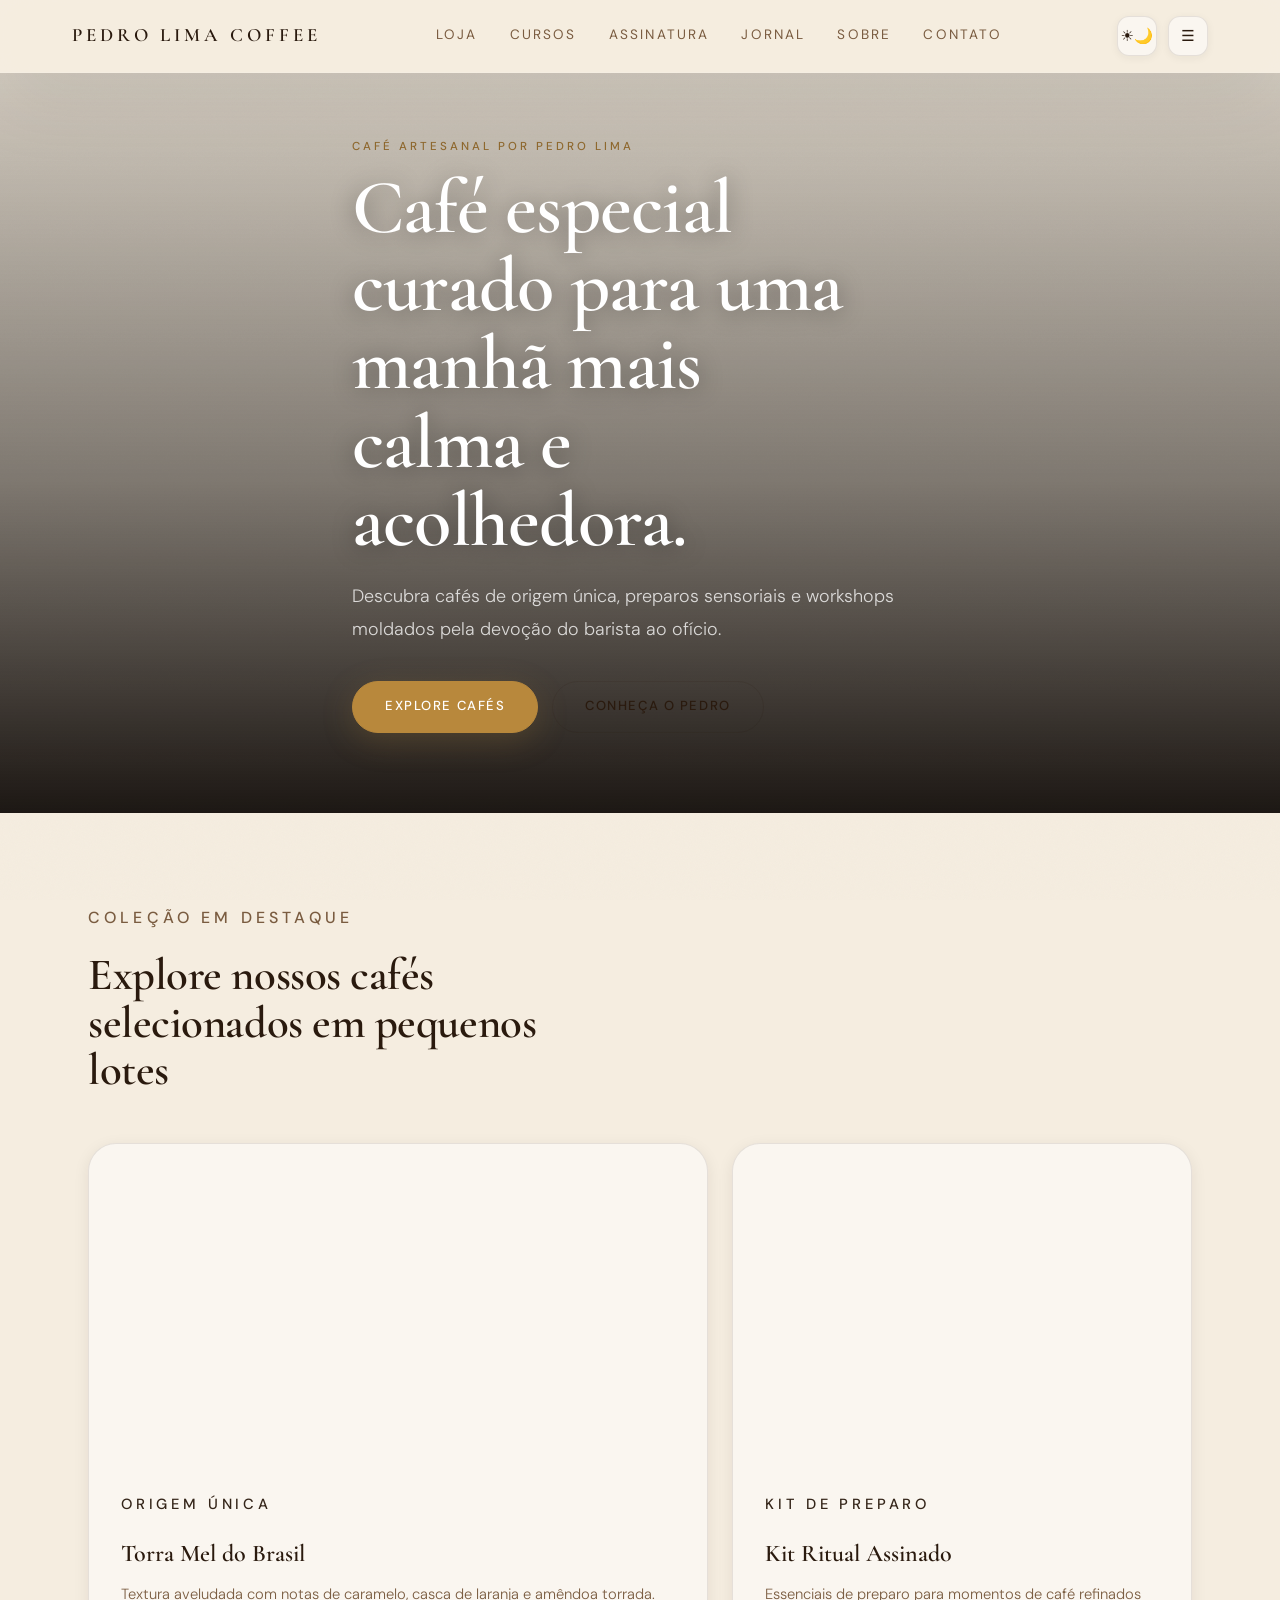
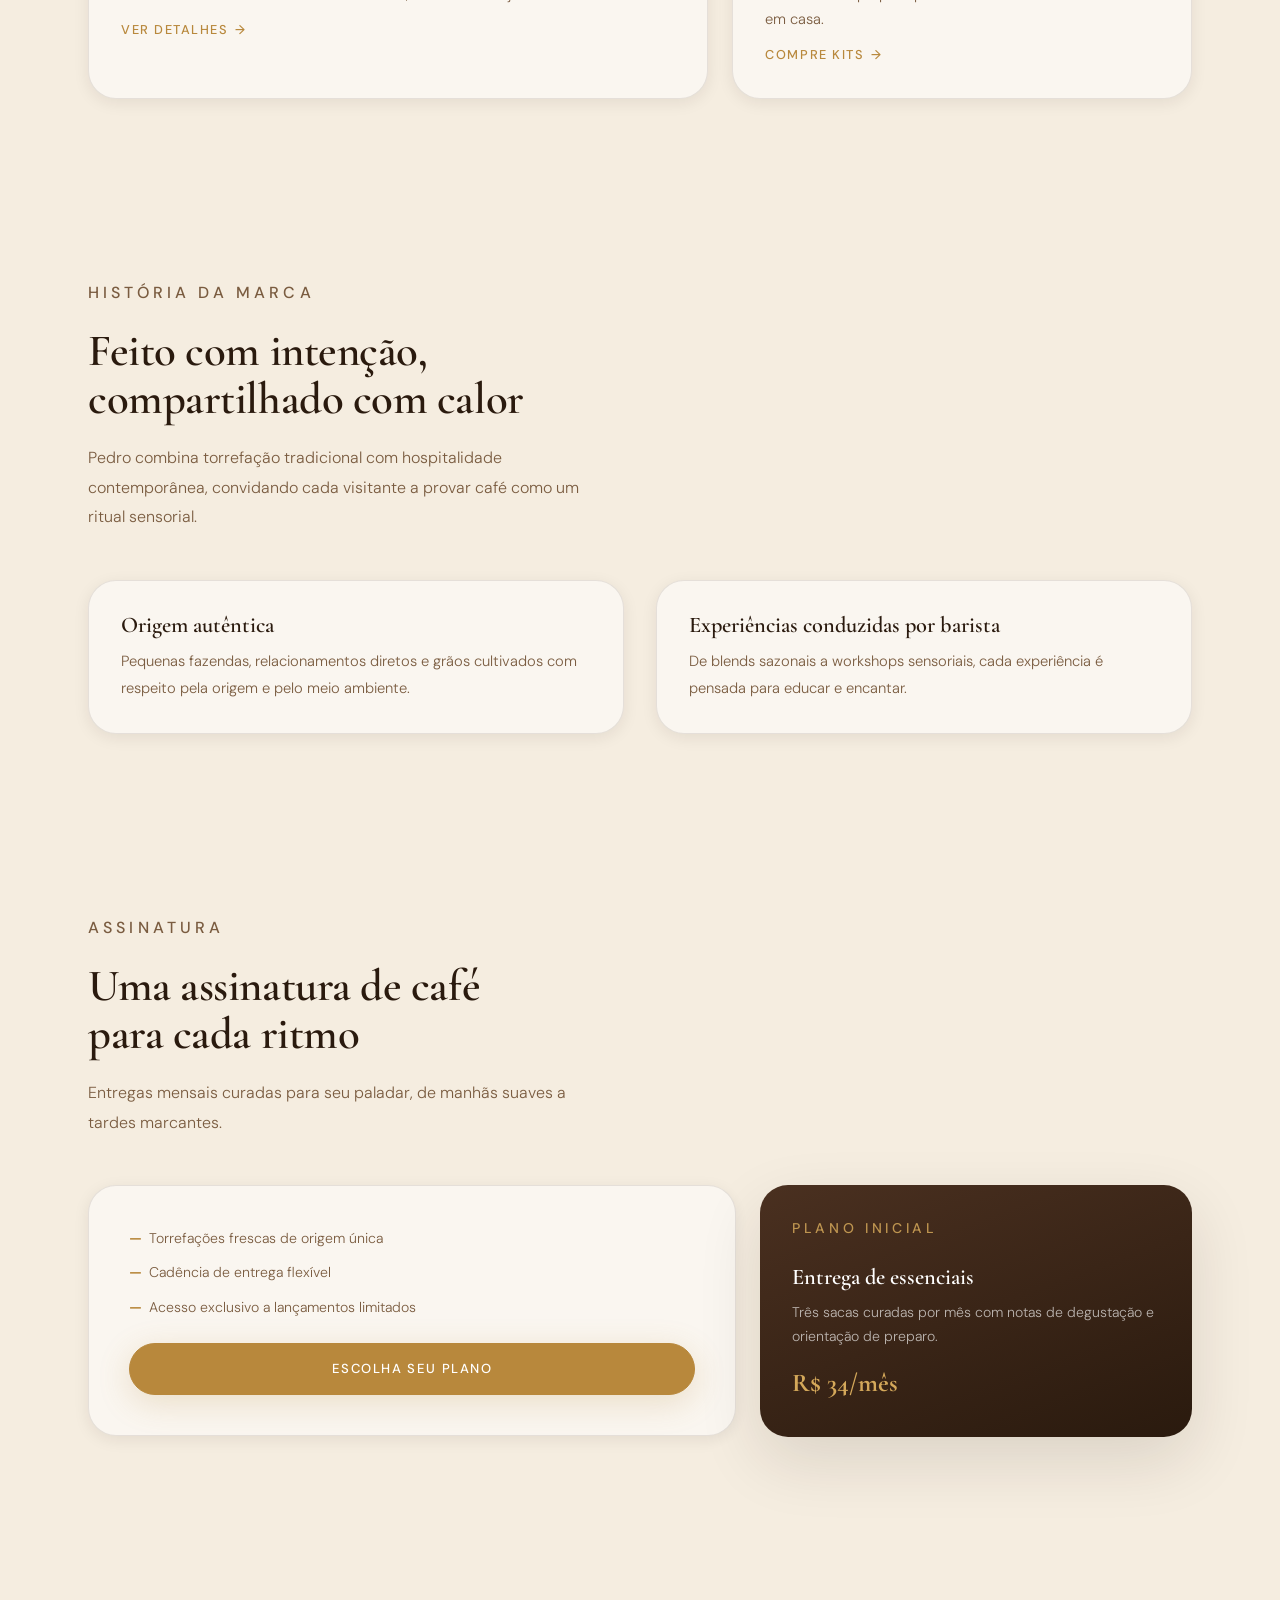
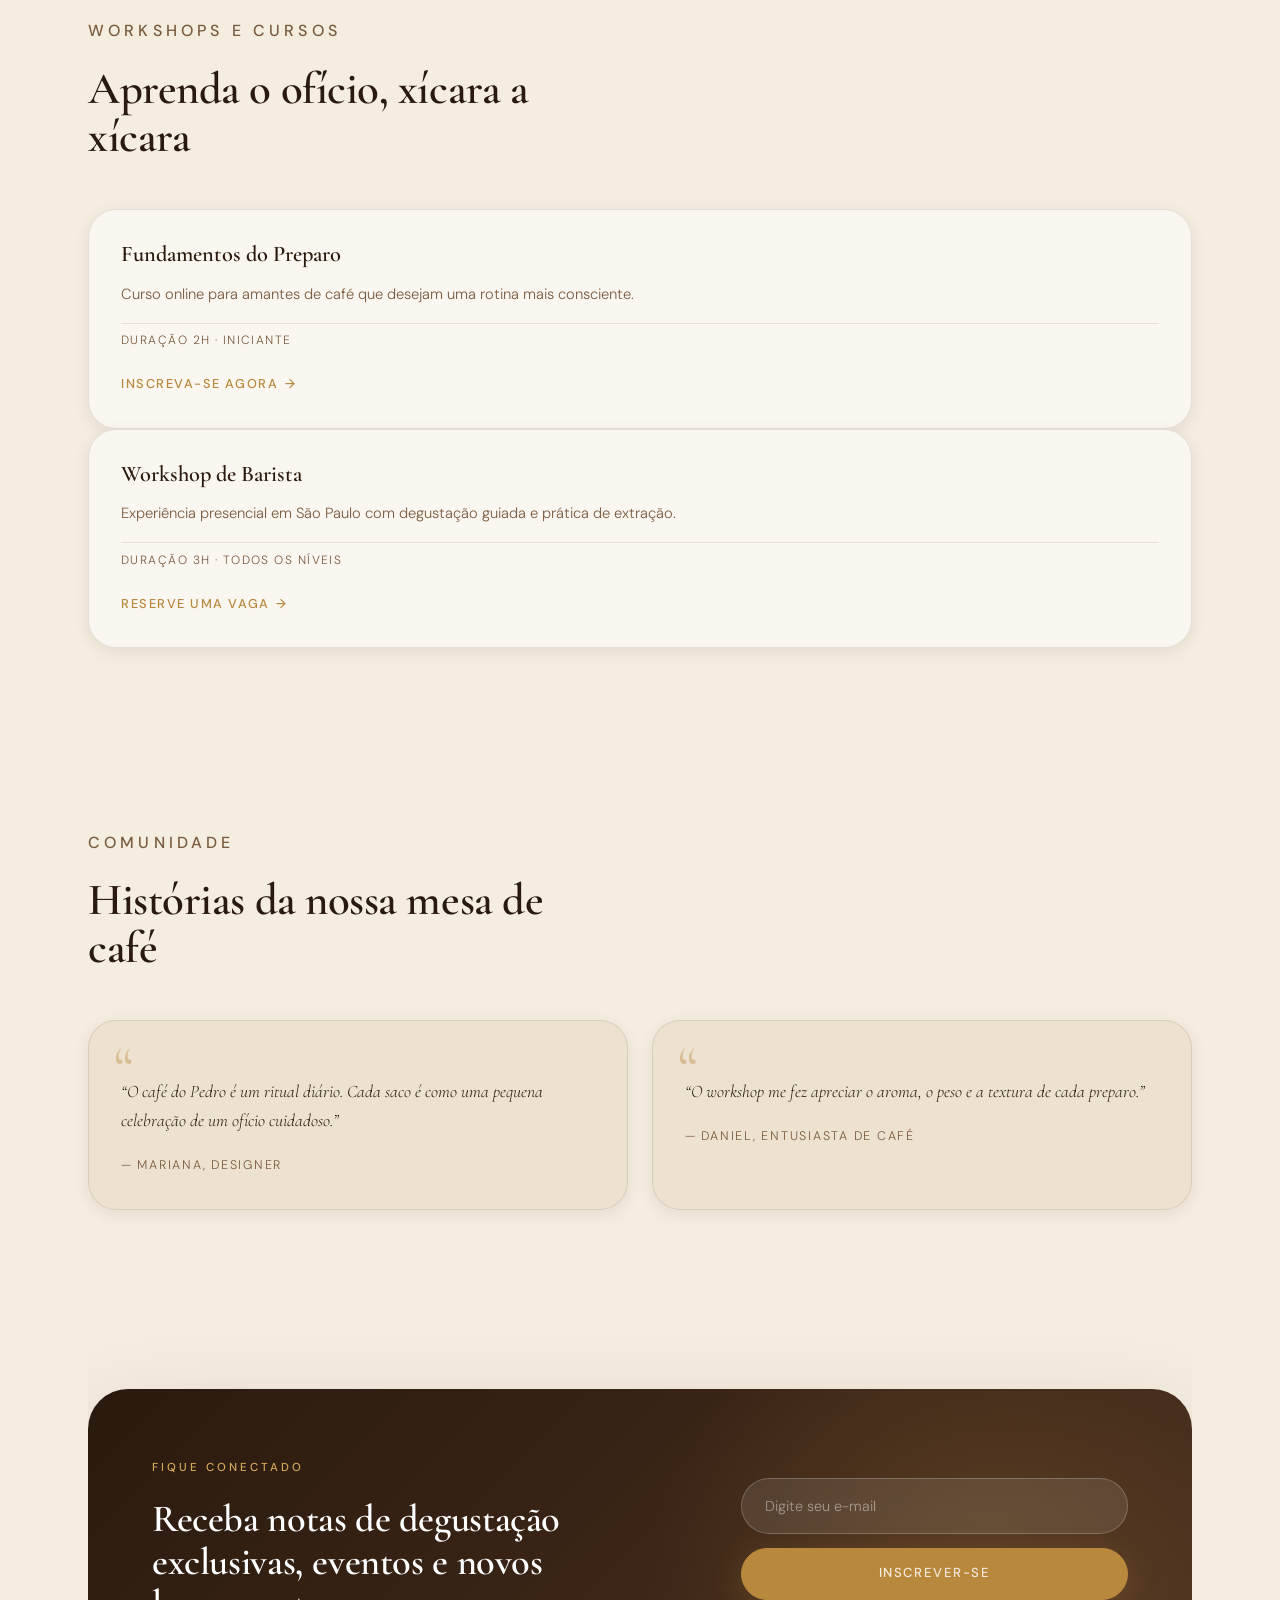
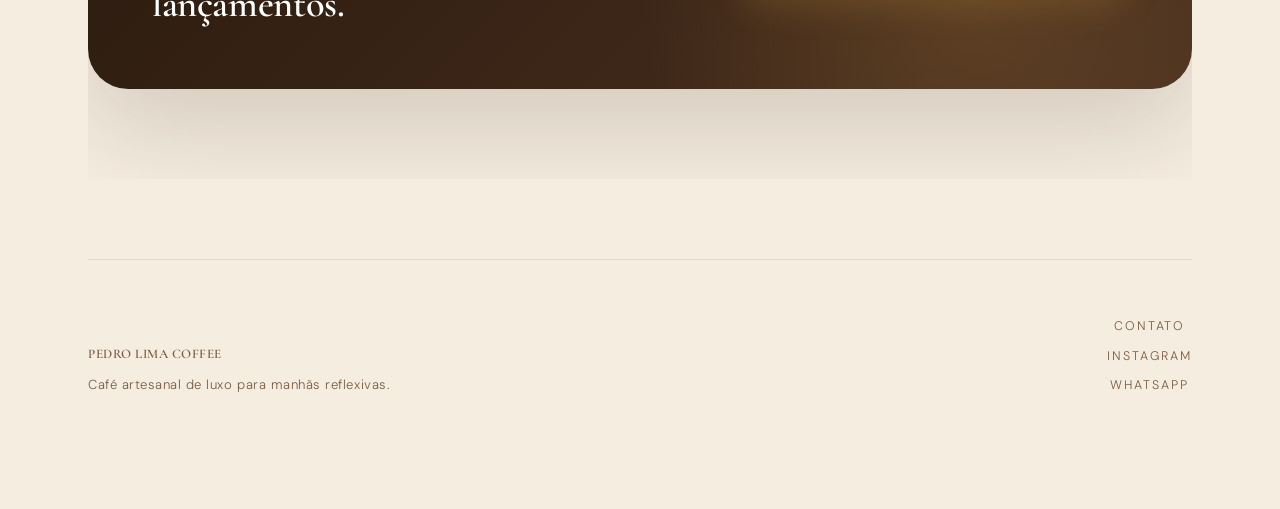
<file: index.html>
<!DOCTYPE html>
<html lang="pt-BR">
<head>
  <meta charset="UTF-8" />
  <link rel="icon" href="data:image/svg+xml,%3Csvg xmlns='http://www.w3.org/2000/svg' viewBox='0 0 100 100'%3E%3Ccircle cx='50' cy='50' r='48' fill='%23331f0d'/%3E%3Ctext x='50' y='62' font-size='55' text-anchor='middle' font-family='Inter,sans-serif' fill='%23fff'%3EP%3C/text%3E%3C/svg%3E" />
  <meta name="viewport" content="width=device-width, initial-scale=1.0" />
  <meta name="description" content="Pedro Lima Coffee — café especial artesanal de origem única, workshops sensoriais e assinaturas mensais curadas em São Paulo." />
  <title>Pedro Lima Coffee | Café Especial Artesanal</title>
  <link rel="preconnect" href="https://fonts.googleapis.com">
  <link rel="preconnect" href="https://fonts.gstatic.com" crossorigin>
  <link href="https://fonts.googleapis.com/css2?family=Cormorant+Garamond:wght@500;600;700&family=Inter:wght@400;500;600;700&display=swap" rel="stylesheet">
  <link rel="stylesheet" href="assets/css/style.css" />
</head>
<body>
  <div class="page-shell">
    <header class="site-header">
      <div class="site-header-inner">
        <a class="brand" href="index.html">Pedro Lima Coffee</a>
        <nav class="main-nav" aria-label="Navegação principal">
          <a href="shop.html">Loja</a>
          <a href="courses.html">Cursos</a>
          <a href="subscription.html">Assinatura</a>
          <a href="blog.html">Jornal</a>
          <a href="about.html">Sobre</a>
          <a href="contact.html">Contato</a>
        </nav>
        <div class="header-actions">
          <button class="icon-button" aria-label="Alternar tema" aria-live="polite" data-theme-toggle>
            <span class="icon-sun">☀</span>
            <span class="icon-moon">🌙</span>
            <span class="sr-only" id="theme-status">Tema claro ativado</span>
          </button>
          <button class="icon-button" aria-label="Abrir menu" data-menu-toggle>☰</button>
        </div>
      </div>
    </header>

    <nav class="mobile-nav" aria-label="Navegação móvel">
      <a href="shop.html">Loja</a>
      <a href="courses.html">Cursos</a>
      <a href="subscription.html">Assinatura</a>
      <a href="blog.html">Jornal</a>
      <a href="about.html">Sobre</a>
      <a href="contact.html">Contato</a>
    </nav>

    <main>
      <section class="hero-section hero-home">
        <div class="hero-copy">
          <span class="eyebrow">Café artesanal por Pedro Lima</span>
          <h1>Café especial curado para uma manhã mais calma e acolhedora.</h1>
          <p>Descubra cafés de origem única, preparos sensoriais e workshops moldados pela devoção do barista ao ofício.</p>
          <div class="hero-actions">
            <a class="button button-primary" href="shop.html">Explore Cafés</a>
            <a class="button button-outline" href="about.html">Conheça o Pedro</a>
          </div>
        </div>
      </section>

      <section class="section section-products" aria-labelledby="featured-products-title">
        <div class="section-intro">
          <p class="eyebrow">Coleção em destaque</p>
          <h2 id="featured-products-title">Explore nossos cafés selecionados em pequenos lotes</h2>
        </div>
        <div class="card-grid highlight-grid">
          <article class="feature-card">
            <div class="feature-media" style="background-image:url('https://images.unsplash.com/photo-1511920170033-f8396924c348?auto=format&fit=crop&w=1200&q=70&fm=webp');"></div>
            <div>
              <p class="eyebrow">Origem única</p>
              <h3>Torra Mel do Brasil</h3>
              <p>Textura aveludada com notas de caramelo, casca de laranja e amêndoa torrada.</p>
              <a class="button-link" href="product.html">Ver detalhes</a>
            </div>
          </article>
          <article class="feature-card">
            <div class="feature-media" style="background-image:url('https://images.unsplash.com/photo-1509042239860-f550ce710b93?auto=format&fit=crop&w=1200&q=70&fm=webp');"></div>
            <div>
              <p class="eyebrow">Kit de preparo</p>
              <h3>Kit Ritual Assinado</h3>
              <p>Essenciais de preparo para momentos de café refinados em casa.</p>
              <a class="button-link" href="shop.html">Compre kits</a>
            </div>
          </article>
        </div>
      </section>

      <section class="section section-story" aria-labelledby="brand-story-title">
        <div class="section-intro">
          <p class="eyebrow">História da marca</p>
          <h2 id="brand-story-title">Feito com intenção, compartilhado com calor</h2>
          <p>Pedro combina torrefação tradicional com hospitalidade contemporânea, convidando cada visitante a provar café como um ritual sensorial.</p>
        </div>
        <div class="story-grid">
          <div class="story-panel">
            <h3>Origem autêntica</h3>
            <p>Pequenas fazendas, relacionamentos diretos e grãos cultivados com respeito pela origem e pelo meio ambiente.</p>
          </div>
          <div class="story-panel">
            <h3>Experiências conduzidas por barista</h3>
            <p>De blends sazonais a workshops sensoriais, cada experiência é pensada para educar e encantar.</p>
          </div>
        </div>
      </section>

      <section class="section section-subscription" aria-labelledby="subscription-home-title">
        <div class="section-intro">
          <p class="eyebrow">Assinatura</p>
          <h2 id="subscription-home-title">Uma assinatura de café para cada ritmo</h2>
          <p>Entregas mensais curadas para seu paladar, de manhãs suaves a tardes marcantes.</p>
        </div>
        <div class="subscription-preview">
          <div class="subscription-copy">
            <ul class="feature-list">
              <li>Torrefações frescas de origem única</li>
              <li>Cadência de entrega flexível</li>
              <li>Acesso exclusivo a lançamentos limitados</li>
            </ul>
            <a class="button button-primary" href="subscription.html">Escolha seu plano</a>
          </div>
          <div class="subscription-card">
            <p class="eyebrow">Plano Inicial</p>
            <h3>Entrega de essenciais</h3>
            <p>Três sacas curadas por mês com notas de degustação e orientação de preparo.</p>
            <span class="price">R$ 34/mês</span>
          </div>
        </div>
      </section>

      <section class="section section-workshops" aria-labelledby="workshops-home-title">
        <div class="section-intro">
          <p class="eyebrow">Workshops e cursos</p>
          <h2 id="workshops-home-title">Aprenda o ofício, xícara a xícara</h2>
        </div>
        <div class="card-grid workshop-grid">
          <article class="course-card">
            <h3>Fundamentos do Preparo</h3>
            <p>Curso online para amantes de café que desejam uma rotina mais consciente.</p>
            <div class="course-meta">Duração 2h · Iniciante</div>
            <a class="button-link" href="courses.html">Inscreva-se agora</a>
          </article>
          <article class="course-card">
            <h3>Workshop de Barista</h3>
            <p>Experiência presencial em São Paulo com degustação guiada e prática de extração.</p>
            <div class="course-meta">Duração 3h · Todos os níveis</div>
            <a class="button-link" href="courses.html">Reserve uma vaga</a>
          </article>
        </div>
      </section>

      <section class="section section-testimonials" aria-labelledby="testimonials-title">
        <div class="section-intro">
          <p class="eyebrow">Comunidade</p>
          <h2 id="testimonials-title">Histórias da nossa mesa de café</h2>
        </div>
        <div class="testimonial-grid">
          <article class="testimonial-card">
            <p>“O café do Pedro é um ritual diário. Cada saco é como uma pequena celebração de um ofício cuidadoso.”</p>
            <span>— Mariana, designer</span>
          </article>
          <article class="testimonial-card">
            <p>“O workshop me fez apreciar o aroma, o peso e a textura de cada preparo.”</p>
            <span>— Daniel, entusiasta de café</span>
          </article>
        </div>
      </section>

      <section class="section section-newsletter" aria-labelledby="newsletter-title">
        <div class="newsletter-panel">
          <div>
            <p class="eyebrow">Fique conectado</p>
            <h2 id="newsletter-title">Receba notas de degustação exclusivas, eventos e novos lançamentos.</h2>
          </div>
          <form class="newsletter-form" action="#" onsubmit="return false;">
            <label class="sr-only" for="email">E-mail</label>
            <input id="email" type="email" placeholder="Digite seu e-mail" required>
            <button class="button button-primary" type="submit">Inscrever-se</button>
          </form>
        </div>
      </section>
    </main>

    <footer class="site-footer">
      <div>
        <p class="brand-footer">Pedro Lima Coffee</p>
        <p>Café artesanal de luxo para manhãs reflexivas.</p>
      </div>
      <div class="footer-links">
        <a href="contact.html">Contato</a>
        <a href="https://www.instagram.com/pedrolimacoffee" target="_blank" rel="noopener noreferrer">Instagram</a>
        <a href="https://wa.me/5511999999999" target="_blank" rel="noopener noreferrer">WhatsApp</a>
      </div>
    </footer>
  </div>

  <script src="assets/js/app.js"></script>
</body>
</html>
</file>
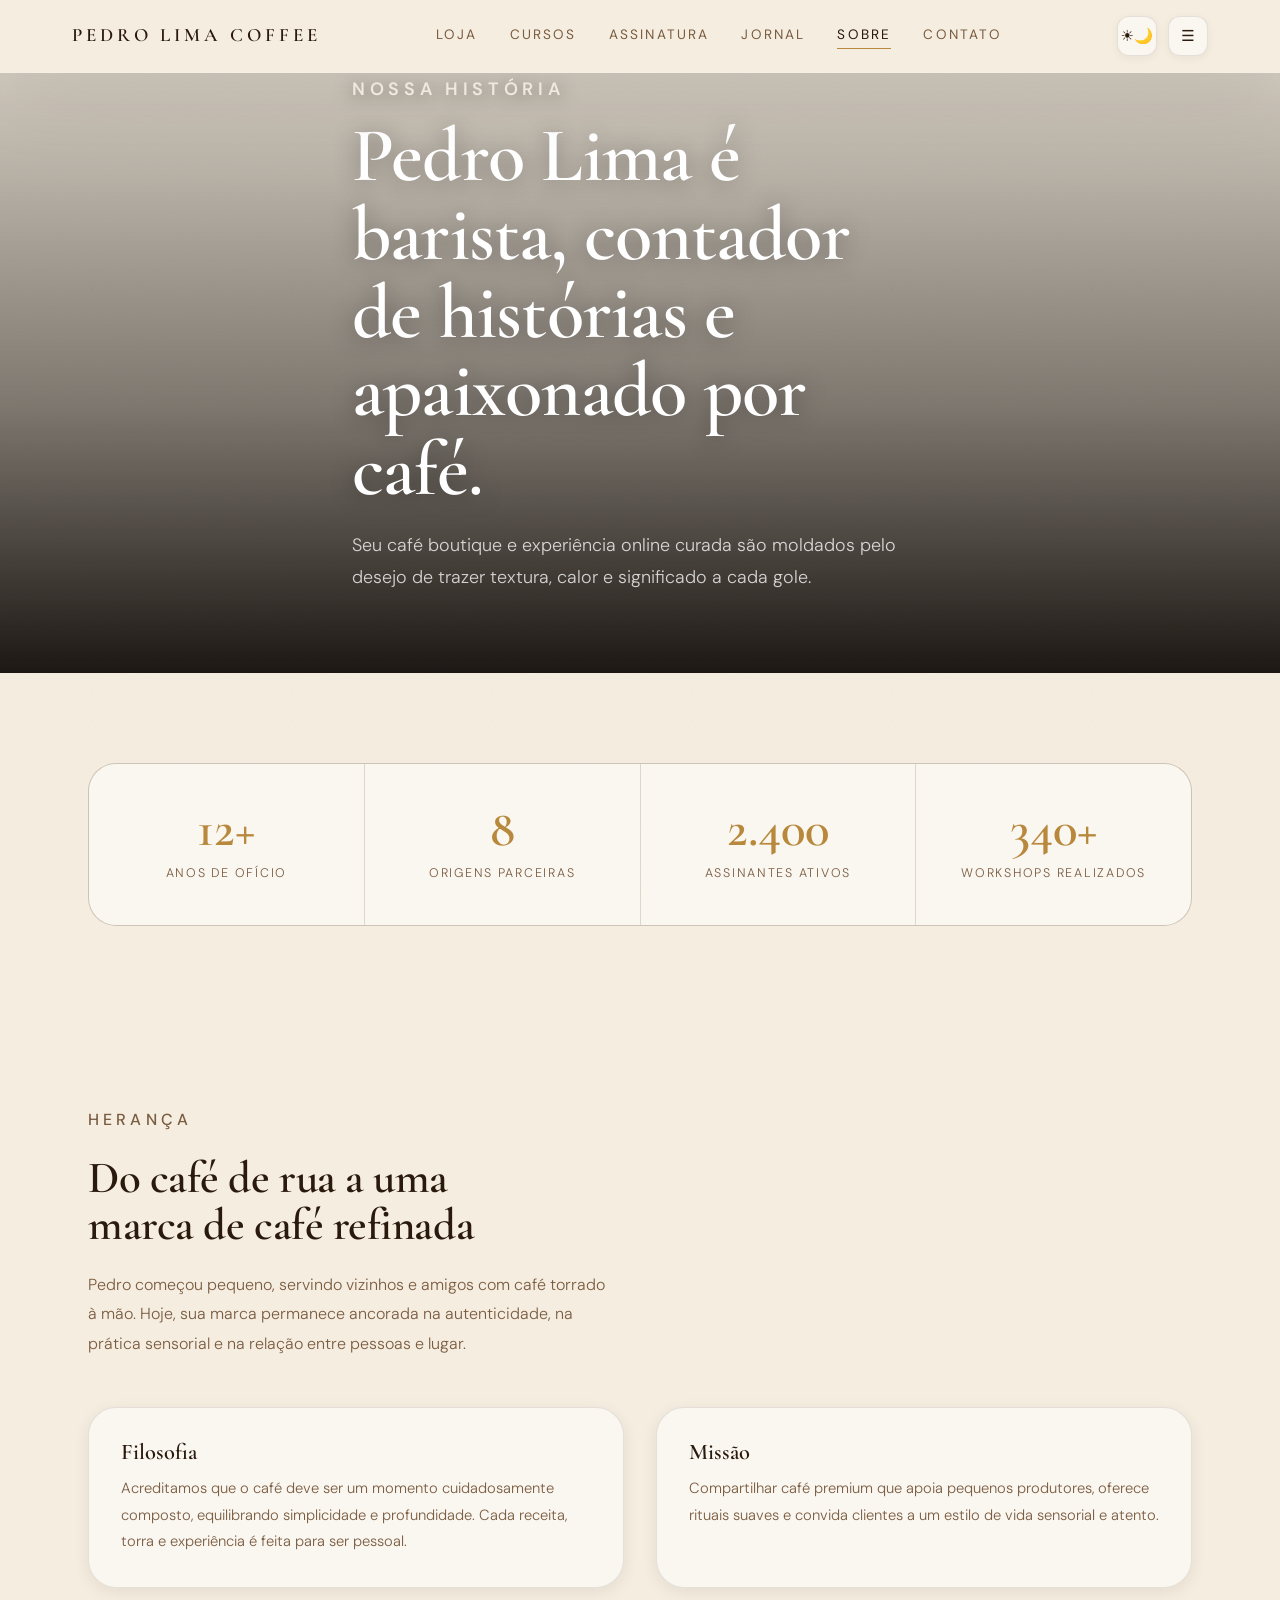
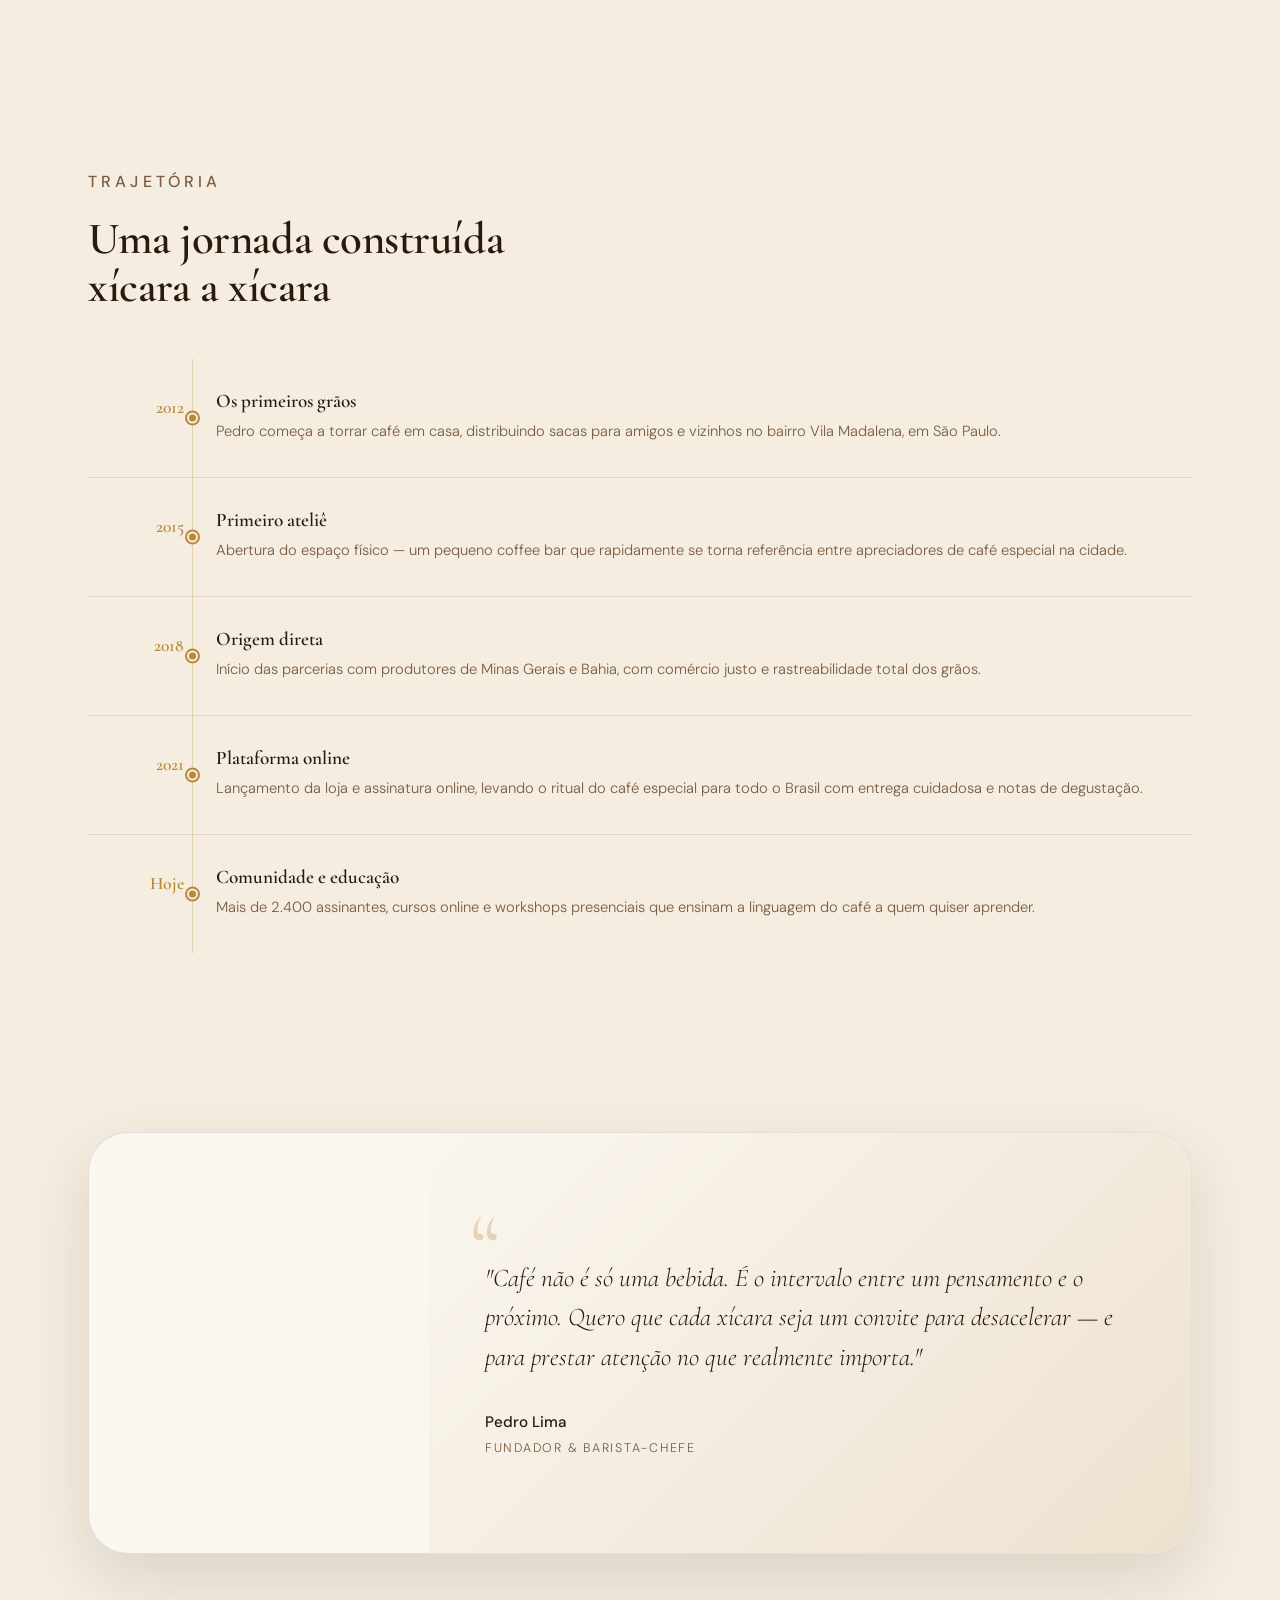
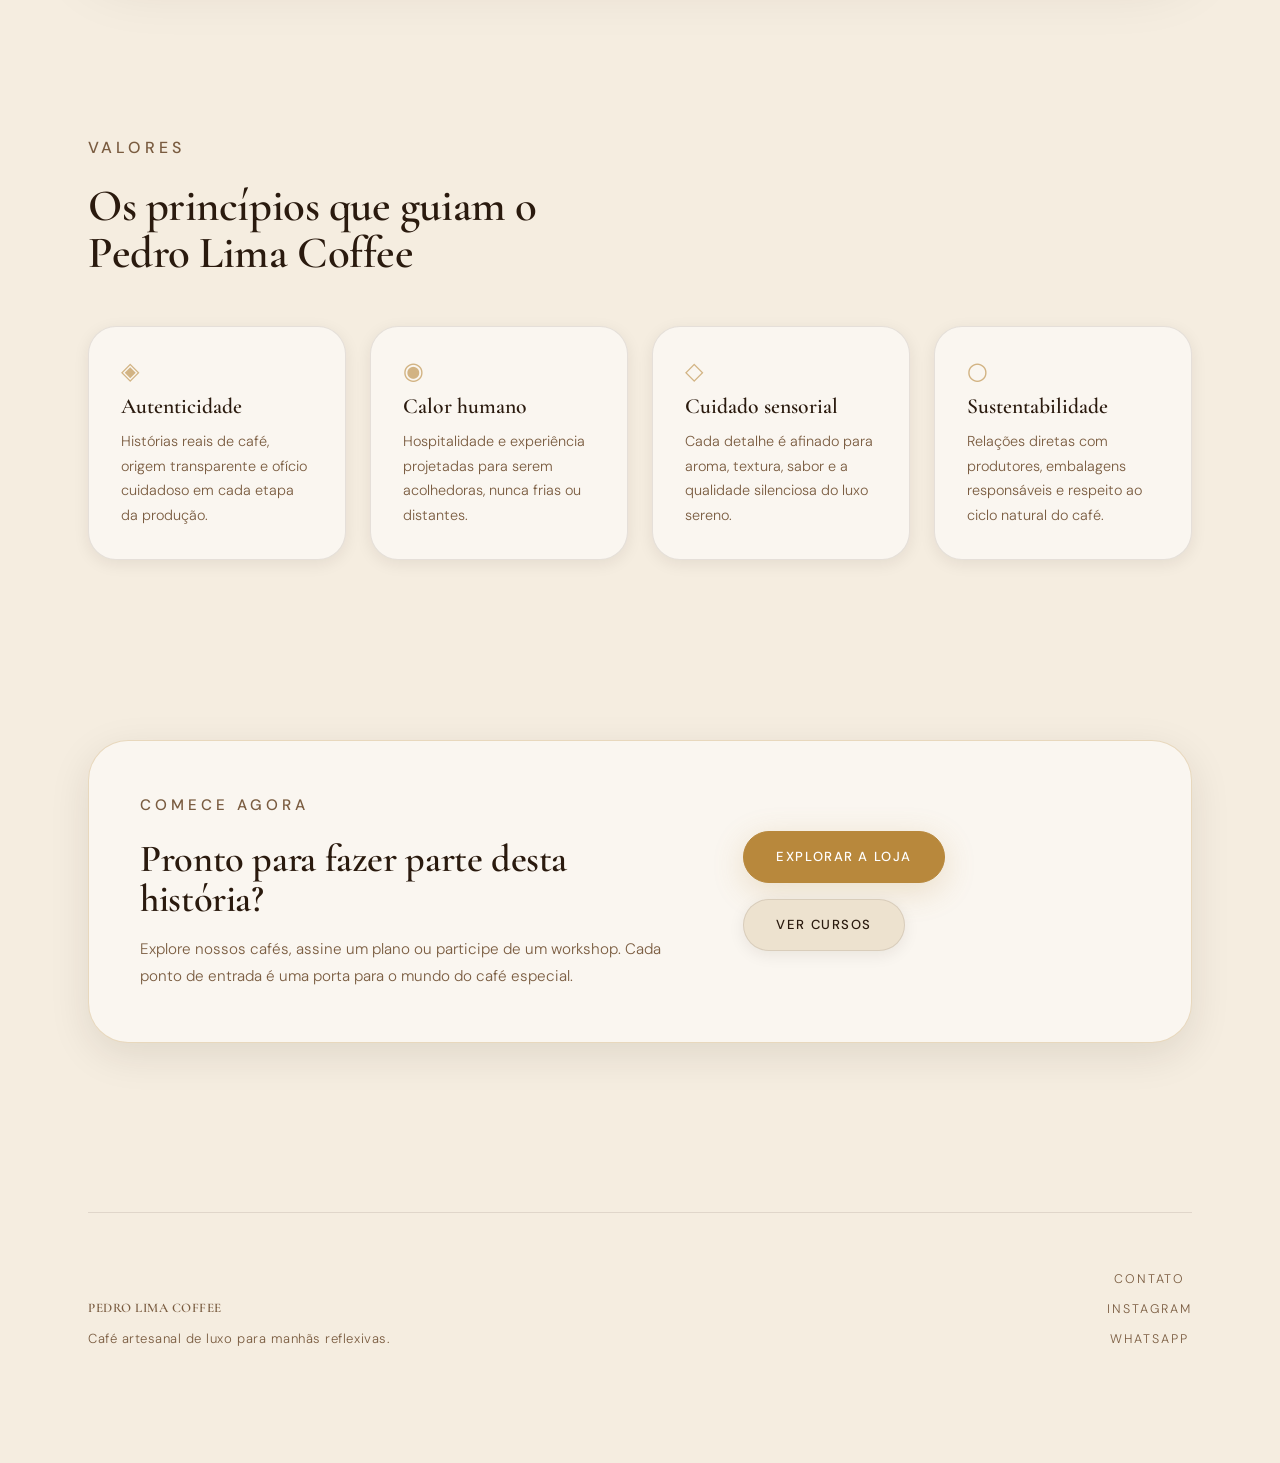
<file: about.html>
<!DOCTYPE html>
<html lang="pt-BR">
<head>
  <meta charset="UTF-8" />
  <link rel="icon" href="data:image/svg+xml,%3Csvg xmlns='http://www.w3.org/2000/svg' viewBox='0 0 100 100'%3E%3Ccircle cx='50' cy='50' r='48' fill='%23331f0d'/%3E%3Ctext x='50' y='62' font-size='55' text-anchor='middle' font-family='Inter,sans-serif' fill='%23fff'%3EP%3C/text%3E%3C/svg%3E" />
  <meta name="viewport" content="width=device-width, initial-scale=1.0" />
  <meta name="description" content="Conheça a história de Pedro Lima, barista e fundador do Pedro Lima Coffee — café artesanal de luxo em São Paulo." />
  <title>Sobre | Pedro Lima Coffee</title>
  <link rel="preconnect" href="https://fonts.googleapis.com">
  <link rel="preconnect" href="https://fonts.gstatic.com" crossorigin>
  <link href="https://fonts.googleapis.com/css2?family=Cormorant+Garamond:ital,wght@0,400;0,500;0,600;0,700;1,400;1,600&family=DM+Sans:ital,opsz,wght@0,9..40,300;0,9..40,400;0,9..40,500;1,9..40,300&display=swap" rel="stylesheet">
  <link rel="stylesheet" href="assets/css/style.css" />
</head>
<body>
  <div class="page-shell">
    <header class="site-header">
      <div class="site-header-inner">
        <a class="brand" href="index.html">Pedro Lima Coffee</a>
        <nav class="main-nav" aria-label="Navegação principal">
          <a href="shop.html">Loja</a>
          <a href="courses.html">Cursos</a>
          <a href="subscription.html">Assinatura</a>
          <a href="blog.html">Jornal</a>
          <a href="about.html" class="active">Sobre</a>
          <a href="contact.html">Contato</a>
        </nav>
        <div class="header-actions">
          <button class="icon-button" aria-label="Alternar tema" aria-live="polite" data-theme-toggle>
            <span class="icon-sun">☀</span><span class="icon-moon">🌙</span>
            <span class="sr-only" id="theme-status">Tema claro ativado</span>
          </button>
          <button class="icon-button" aria-label="Abrir menu" data-menu-toggle>☰</button>
        </div>
      </div>
    </header>
    <nav class="mobile-nav" aria-label="Navegação móvel">
      <a href="shop.html">Loja</a><a href="courses.html">Cursos</a>
      <a href="subscription.html">Assinatura</a><a href="blog.html">Jornal</a>
      <a href="about.html">Sobre</a><a href="contact.html">Contato</a>
    </nav>
    <main>
      <section class="page-hero page-hero-about">
        <div>
          <p class="eyebrow">Nossa história</p>
          <h1>Pedro Lima é barista, contador de histórias e apaixonado por café.</h1>
          <p>Seu café boutique e experiência online curada são moldados pelo desejo de trazer textura, calor e significado a cada gole.</p>
        </div>
      </section>

      <section class="section section-stats" aria-label="Números">
        <div class="stats-grid">
          <div class="stat-item"><span class="stat-number">12+</span><span class="stat-label">Anos de ofício</span></div>
          <div class="stat-item"><span class="stat-number">8</span><span class="stat-label">Origens parceiras</span></div>
          <div class="stat-item"><span class="stat-number">2.400</span><span class="stat-label">Assinantes ativos</span></div>
          <div class="stat-item"><span class="stat-number">340+</span><span class="stat-label">Workshops realizados</span></div>
        </div>
      </section>

      <section class="section section-story" aria-labelledby="about-story-title">
        <div class="section-intro">
          <p class="eyebrow">Herança</p>
          <h2 id="about-story-title">Do café de rua a uma marca de café refinada</h2>
          <p>Pedro começou pequeno, servindo vizinhos e amigos com café torrado à mão. Hoje, sua marca permanece ancorada na autenticidade, na prática sensorial e na relação entre pessoas e lugar.</p>
        </div>
        <div class="about-grid">
          <div class="about-copy">
            <h3>Filosofia</h3>
            <p>Acreditamos que o café deve ser um momento cuidadosamente composto, equilibrando simplicidade e profundidade. Cada receita, torra e experiência é feita para ser pessoal.</p>
          </div>
          <div class="about-copy">
            <h3>Missão</h3>
            <p>Compartilhar café premium que apoia pequenos produtores, oferece rituais suaves e convida clientes a um estilo de vida sensorial e atento.</p>
          </div>
        </div>
      </section>

      <section class="section section-timeline" aria-labelledby="timeline-title">
        <div class="section-intro">
          <p class="eyebrow">Trajetória</p>
          <h2 id="timeline-title">Uma jornada construída xícara a xícara</h2>
        </div>
        <div class="timeline">
          <article class="timeline-item">
            <div class="timeline-year">2012</div>
            <div class="timeline-content">
              <h3>Os primeiros grãos</h3>
              <p>Pedro começa a torrar café em casa, distribuindo sacas para amigos e vizinhos no bairro Vila Madalena, em São Paulo.</p>
            </div>
          </article>
          <article class="timeline-item">
            <div class="timeline-year">2015</div>
            <div class="timeline-content">
              <h3>Primeiro ateliê</h3>
              <p>Abertura do espaço físico — um pequeno coffee bar que rapidamente se torna referência entre apreciadores de café especial na cidade.</p>
            </div>
          </article>
          <article class="timeline-item">
            <div class="timeline-year">2018</div>
            <div class="timeline-content">
              <h3>Origem direta</h3>
              <p>Início das parcerias com produtores de Minas Gerais e Bahia, com comércio justo e rastreabilidade total dos grãos.</p>
            </div>
          </article>
          <article class="timeline-item">
            <div class="timeline-year">2021</div>
            <div class="timeline-content">
              <h3>Plataforma online</h3>
              <p>Lançamento da loja e assinatura online, levando o ritual do café especial para todo o Brasil com entrega cuidadosa e notas de degustação.</p>
            </div>
          </article>
          <article class="timeline-item">
            <div class="timeline-year">Hoje</div>
            <div class="timeline-content">
              <h3>Comunidade e educação</h3>
              <p>Mais de 2.400 assinantes, cursos online e workshops presenciais que ensinam a linguagem do café a quem quiser aprender.</p>
            </div>
          </article>
        </div>
      </section>

      <section class="section section-founder-quote" aria-label="Palavra do fundador">
        <div class="founder-quote-block">
          <div class="founder-image" style="background-image:url('https://images.unsplash.com/photo-1507003211169-0a1dd7228f2d?auto=format&fit=crop&w=600&q=80');"></div>
          <div class="founder-quote-content">
            <blockquote>
              <p>"Café não é só uma bebida. É o intervalo entre um pensamento e o próximo. Quero que cada xícara seja um convite para desacelerar — e para prestar atenção no que realmente importa."</p>
            </blockquote>
            <cite>
              <strong>Pedro Lima</strong>
              <span>Fundador &amp; Barista-chefe</span>
            </cite>
          </div>
        </div>
      </section>

      <section class="section section-values" aria-labelledby="values-title">
        <div class="section-intro">
          <p class="eyebrow">Valores</p>
          <h2 id="values-title">Os princípios que guiam o Pedro Lima Coffee</h2>
        </div>
        <div class="value-grid">
          <article class="value-card">
            <span class="value-icon">◈</span>
            <h3>Autenticidade</h3>
            <p>Histórias reais de café, origem transparente e ofício cuidadoso em cada etapa da produção.</p>
          </article>
          <article class="value-card">
            <span class="value-icon">◉</span>
            <h3>Calor humano</h3>
            <p>Hospitalidade e experiência projetadas para serem acolhedoras, nunca frias ou distantes.</p>
          </article>
          <article class="value-card">
            <span class="value-icon">◇</span>
            <h3>Cuidado sensorial</h3>
            <p>Cada detalhe é afinado para aroma, textura, sabor e a qualidade silenciosa do luxo sereno.</p>
          </article>
          <article class="value-card">
            <span class="value-icon">○</span>
            <h3>Sustentabilidade</h3>
            <p>Relações diretas com produtores, embalagens responsáveis e respeito ao ciclo natural do café.</p>
          </article>
        </div>
      </section>

      <section class="section section-about-cta" aria-label="Próximos passos">
        <div class="about-cta-block">
          <div>
            <p class="eyebrow">Comece agora</p>
            <h2>Pronto para fazer parte desta história?</h2>
            <p>Explore nossos cafés, assine um plano ou participe de um workshop. Cada ponto de entrada é uma porta para o mundo do café especial.</p>
          </div>
          <div class="about-cta-actions">
            <a class="button button-primary" href="shop.html">Explorar a loja</a>
            <a class="button button-secondary" href="courses.html">Ver cursos</a>
          </div>
        </div>
      </section>
    </main>

    <footer class="site-footer">
      <div>
        <p class="brand-footer">Pedro Lima Coffee</p>
        <p>Café artesanal de luxo para manhãs reflexivas.</p>
      </div>
      <div class="footer-links">
        <a href="contact.html">Contato</a>
        <a href="https://www.instagram.com/pedrolimacoffee" target="_blank" rel="noopener noreferrer">Instagram</a>
        <a href="https://wa.me/5511999999999" target="_blank" rel="noopener noreferrer">WhatsApp</a>
      </div>
    </footer>
  </div>
  <script src="assets/js/app.js"></script>
</body>
</html>
</file>
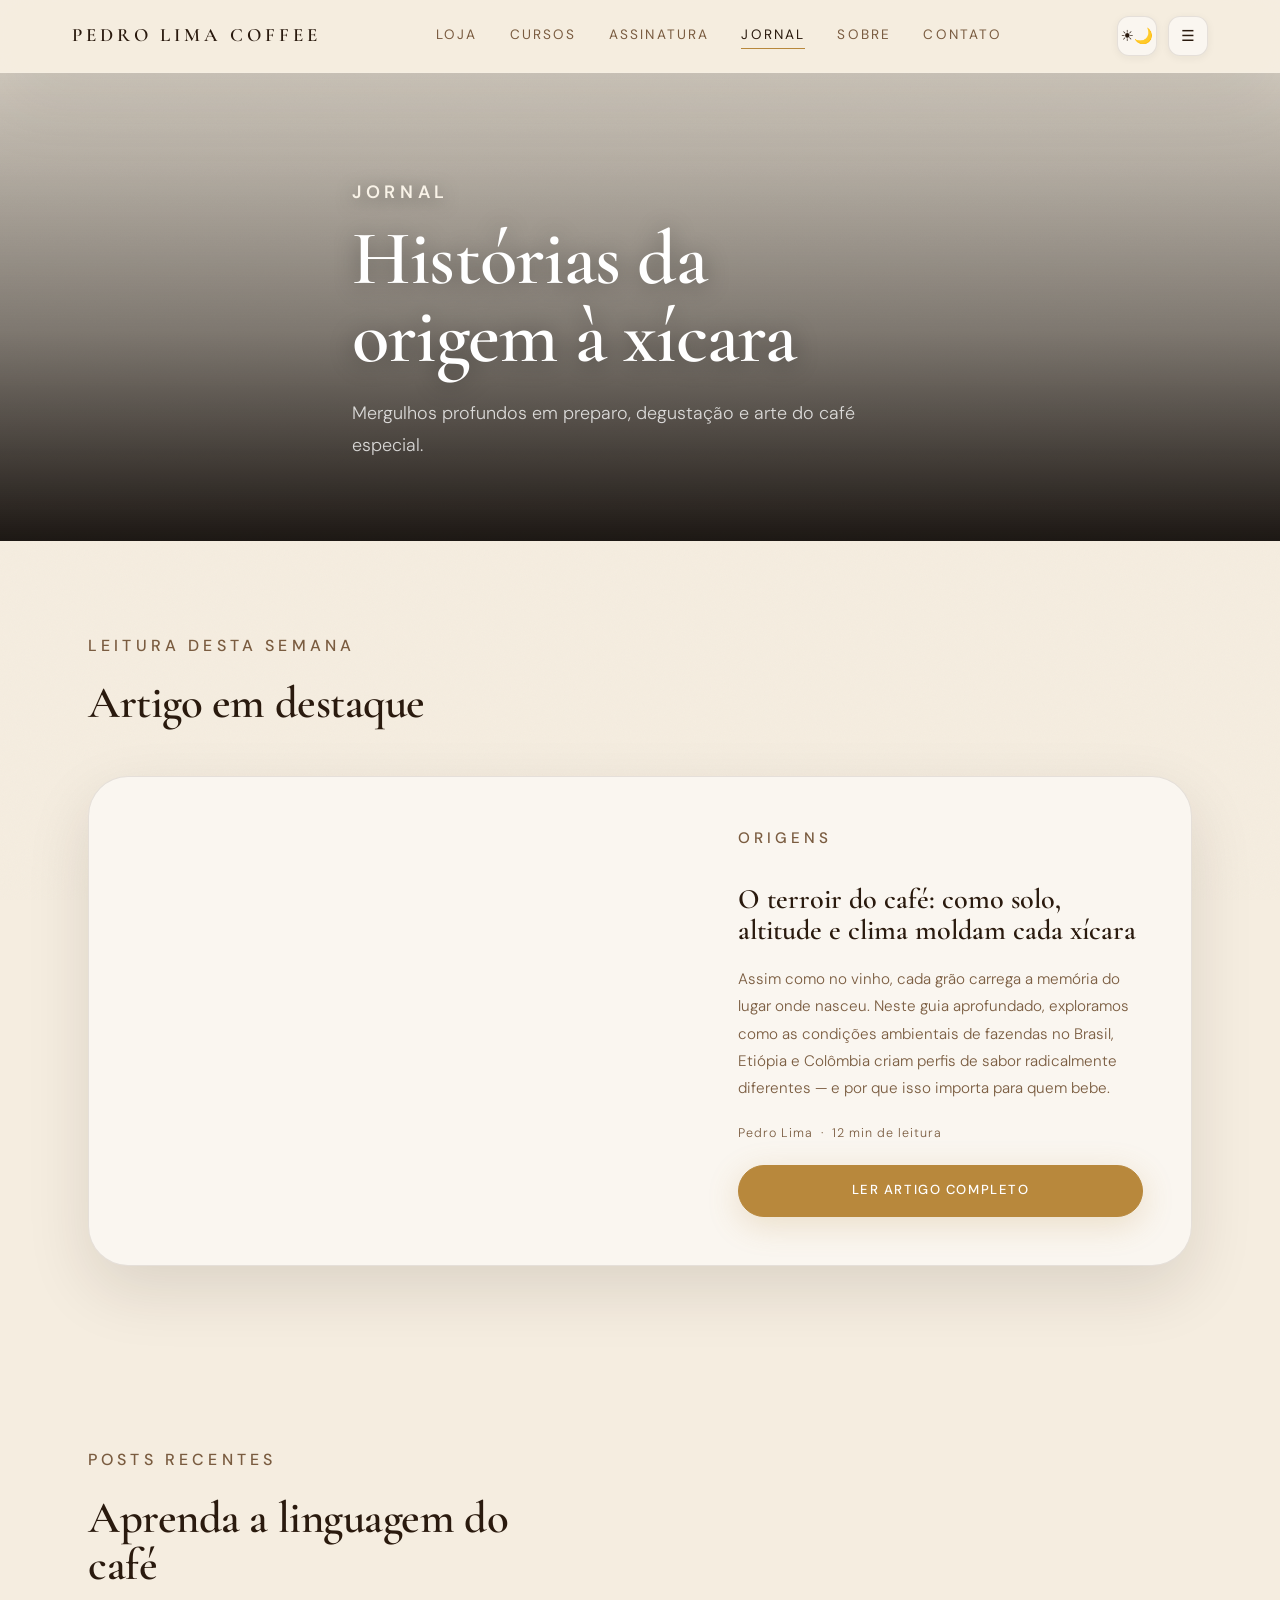
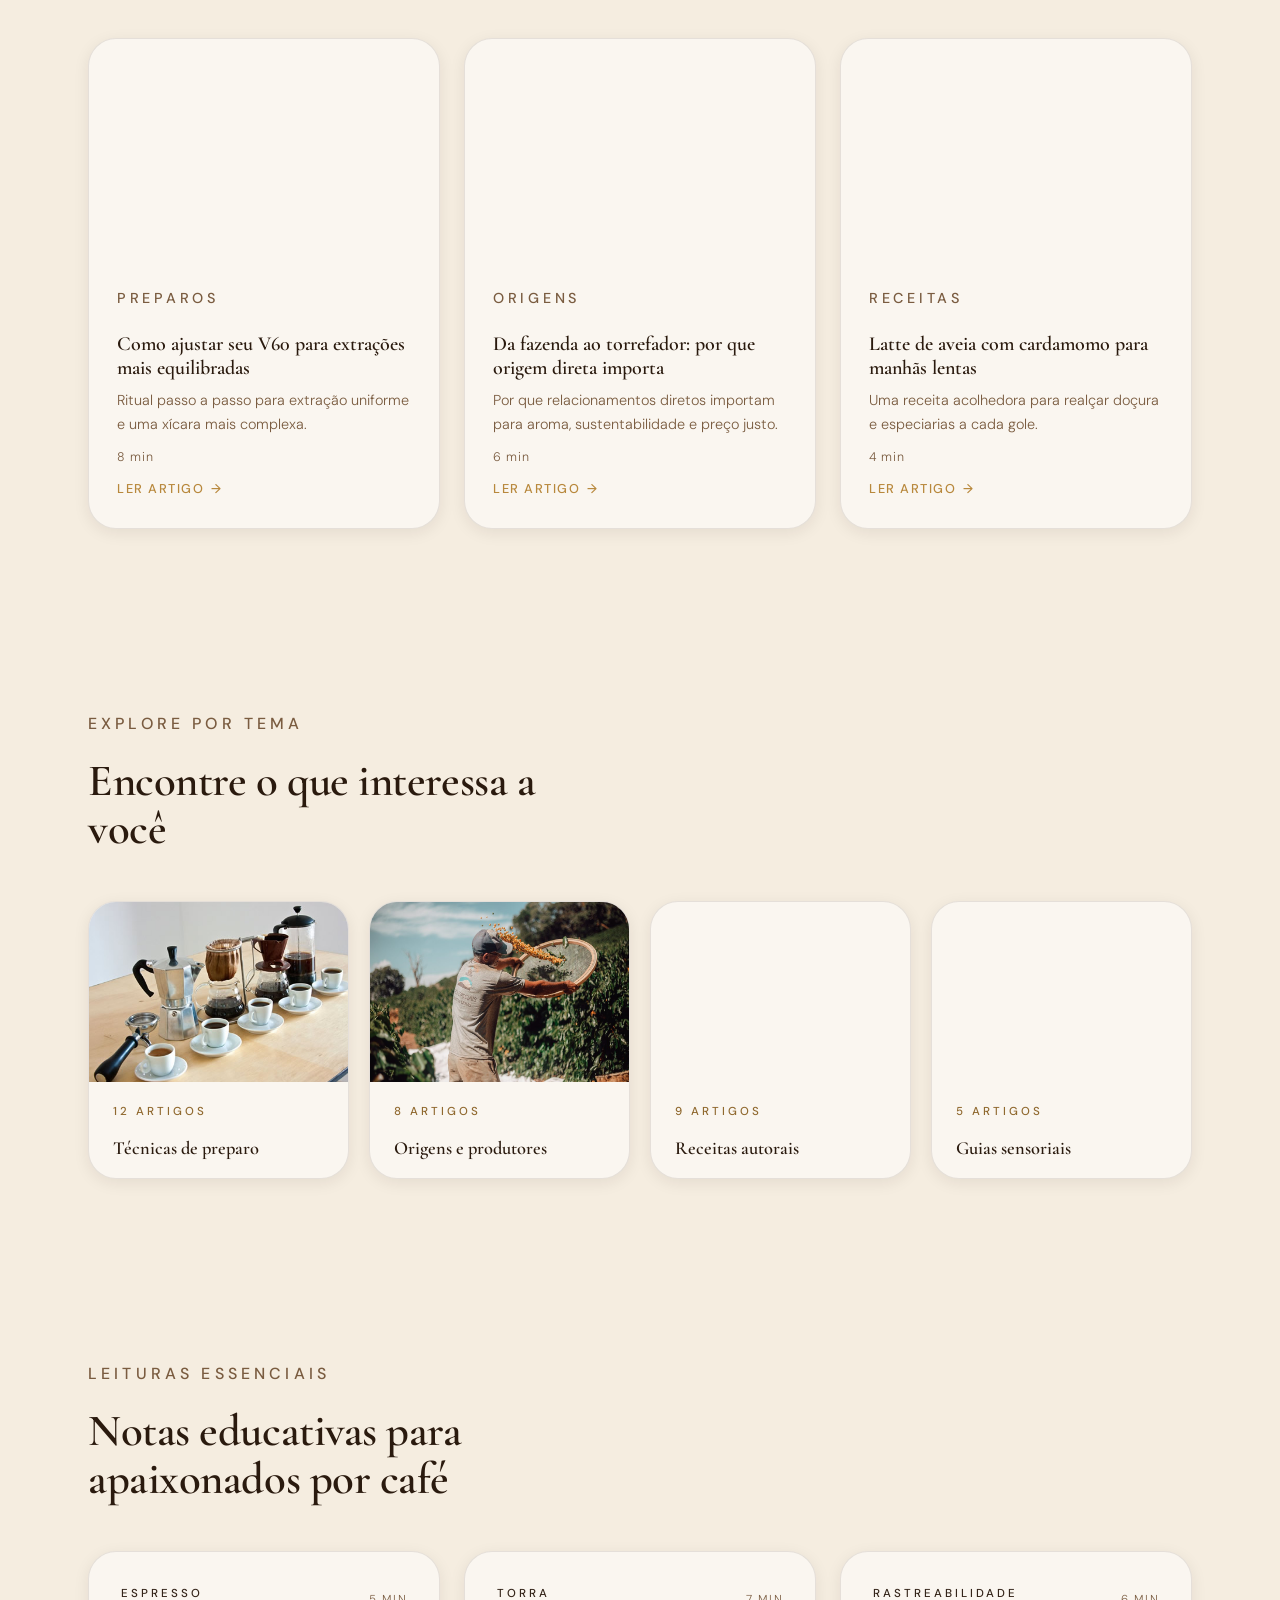
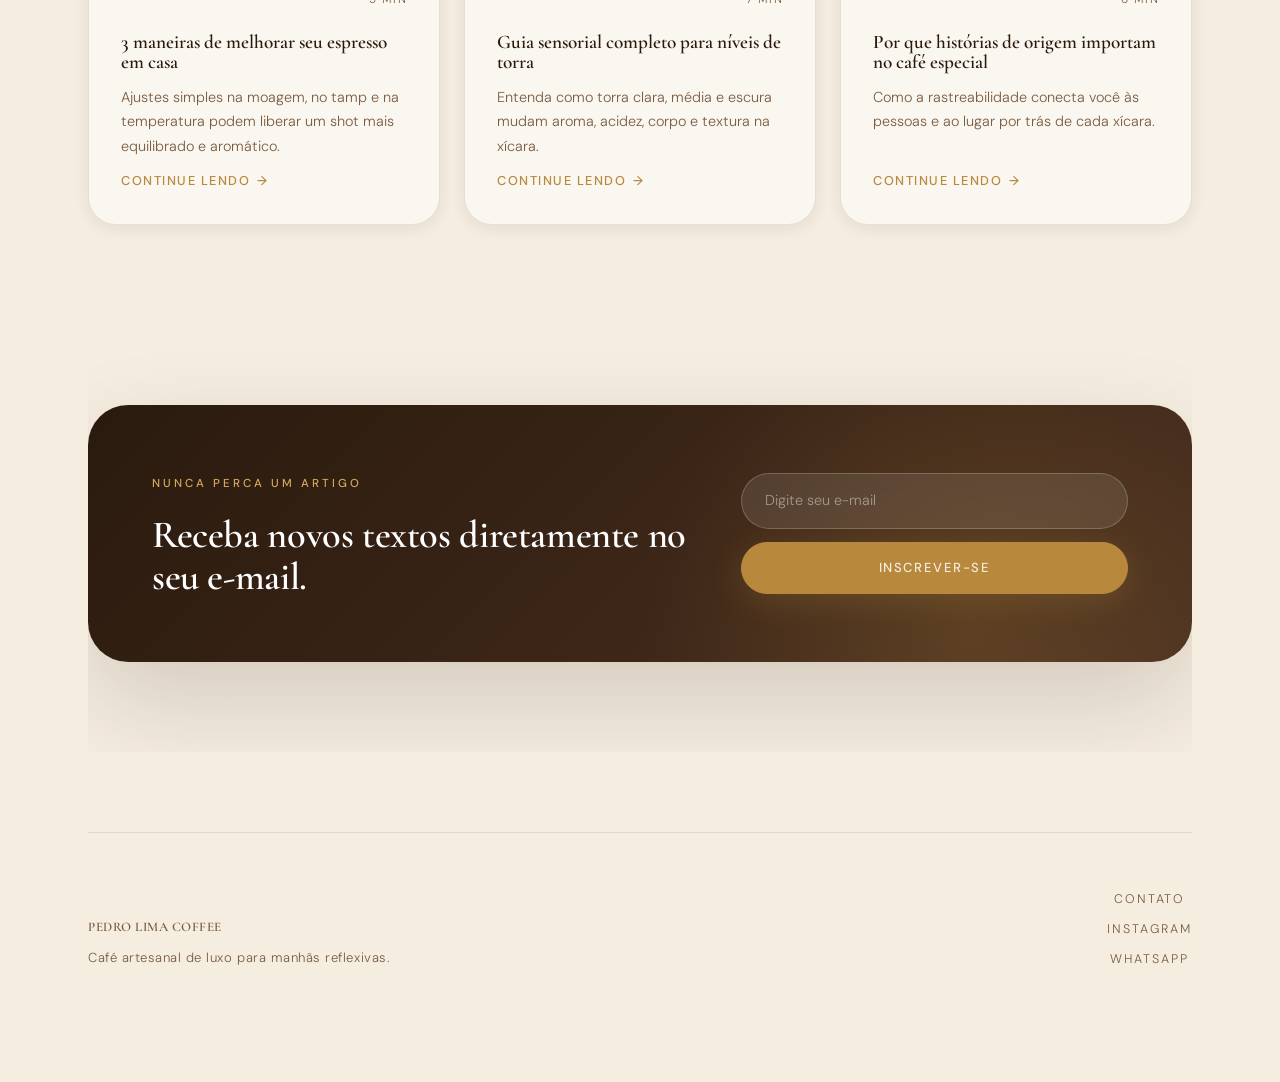
<file: blog.html>
<!DOCTYPE html>
<html lang="pt-BR">
<head>
  <meta charset="UTF-8" />
  <link rel="icon" href="data:image/svg+xml,%3Csvg xmlns='http://www.w3.org/2000/svg' viewBox='0 0 100 100'%3E%3Ccircle cx='50' cy='50' r='48' fill='%23331f0d'/%3E%3Ctext x='50' y='62' font-size='55' text-anchor='middle' font-family='Inter,sans-serif' fill='%23fff'%3EP%3C/text%3E%3C/svg%3E" />
  <meta name="viewport" content="width=device-width, initial-scale=1.0" />
  <meta name="description" content="Jornal Pedro Lima Coffee: guias de preparo, histórias de origem e receitas para apaixonados por café especial." />
  <title>Jornal | Pedro Lima Coffee</title>
  <link rel="preconnect" href="https://fonts.googleapis.com">
  <link rel="preconnect" href="https://fonts.gstatic.com" crossorigin>
  <link href="https://fonts.googleapis.com/css2?family=Cormorant+Garamond:ital,wght@0,400;0,500;0,600;0,700;1,400;1,600&family=DM+Sans:ital,opsz,wght@0,9..40,300;0,9..40,400;0,9..40,500;1,9..40,300&display=swap" rel="stylesheet">
  <link rel="stylesheet" href="assets/css/style.css" />
</head>
<body>
  <div class="page-shell">
    <header class="site-header">
      <div class="site-header-inner">
        <a class="brand" href="index.html">Pedro Lima Coffee</a>
        <nav class="main-nav" aria-label="Navegação principal">
          <a href="shop.html">Loja</a>
          <a href="courses.html">Cursos</a>
          <a href="subscription.html">Assinatura</a>
          <a href="blog.html" class="active">Jornal</a>
          <a href="about.html">Sobre</a>
          <a href="contact.html">Contato</a>
        </nav>
        <div class="header-actions">
          <button class="icon-button" aria-label="Alternar tema" aria-live="polite" data-theme-toggle>
            <span class="icon-sun">☀</span><span class="icon-moon">🌙</span>
            <span class="sr-only" id="theme-status">Tema claro ativado</span>
          </button>
          <button class="icon-button" aria-label="Abrir menu" data-menu-toggle>☰</button>
        </div>
      </div>
    </header>
    <nav class="mobile-nav" aria-label="Navegação móvel">
      <a href="shop.html">Loja</a><a href="courses.html">Cursos</a>
      <a href="subscription.html">Assinatura</a><a href="blog.html">Jornal</a>
      <a href="about.html">Sobre</a><a href="contact.html">Contato</a>
    </nav>
    <main>
      <section class="page-hero page-hero-blog">
        <div>
          <p class="eyebrow">Jornal</p>
          <h1>Histórias da origem à xícara</h1>
          <p>Mergulhos profundos em preparo, degustação e arte do café especial.</p>
        </div>
      </section>

      <!-- Post em destaque (grande) -->
      <section class="section section-blog-featured" aria-labelledby="featured-post-title">
        <div class="section-intro">
          <p class="eyebrow">Leitura desta semana</p>
          <h2 id="featured-post-title">Artigo em destaque</h2>
        </div>
        <article class="blog-featured-card">
          <div class="blog-featured-image" style="background-image:url('https://images.unsplash.com/photo-1495474472287-4d71bcdd2085?auto=format&fit=crop&w=1400&q=80');"></div>
          <div class="blog-featured-content">
            <p class="eyebrow">Origens</p>
            <h3>O terroir do café: como solo, altitude e clima moldam cada xícara</h3>
            <p>Assim como no vinho, cada grão carrega a memória do lugar onde nasceu. Neste guia aprofundado, exploramos como as condições ambientais de fazendas no Brasil, Etiópia e Colômbia criam perfis de sabor radicalmente diferentes — e por que isso importa para quem bebe.</p>
            <div class="blog-meta">
              <span>Pedro Lima</span>
              <span>·</span>
              <span>12 min de leitura</span>
            </div>
            <a class="button button-primary" href="#">Ler artigo completo</a>
          </div>
        </article>
      </section>

      <!-- Grid de posts recentes com imagem -->
      <section class="section" aria-labelledby="featured-posts-title">
        <div class="section-intro">
          <p class="eyebrow">Posts recentes</p>
          <h2 id="featured-posts-title">Aprenda a linguagem do café</h2>
        </div>
        <div class="blog-grid-rich">
          <article class="blog-card-rich">
            <div class="blog-card-image" style="background-image:url('https://images.unsplash.com/photo-1511920170033-f8396924c348?auto=format&fit=crop&w=800&q=80');"></div>
            <div class="blog-card-body">
              <p class="eyebrow">Preparos</p>
              <h3>Como ajustar seu V60 para extrações mais equilibradas</h3>
              <p>Ritual passo a passo para extração uniforme e uma xícara mais complexa.</p>
              <div class="blog-meta"><span>8 min</span></div>
              <a class="button-link" href="#">Ler artigo</a>
            </div>
          </article>
          <article class="blog-card-rich">
            <div class="blog-card-image" style="background-image:url('https://images.unsplash.com/photo-1509042239860-f550ce710b93?auto=format&fit=crop&w=800&q=80');"></div>
            <div class="blog-card-body">
              <p class="eyebrow">Origens</p>
              <h3>Da fazenda ao torrefador: por que origem direta importa</h3>
              <p>Por que relacionamentos diretos importam para aroma, sustentabilidade e preço justo.</p>
              <div class="blog-meta"><span>6 min</span></div>
              <a class="button-link" href="#">Ler artigo</a>
            </div>
          </article>
          <article class="blog-card-rich">
            <div class="blog-card-image" style="background-image:url('https://images.unsplash.com/photo-1461023058943-07fcbe16d735?auto=format&fit=crop&w=800&q=80');"></div>
            <div class="blog-card-body">
              <p class="eyebrow">Receitas</p>
              <h3>Latte de aveia com cardamomo para manhãs lentas</h3>
              <p>Uma receita acolhedora para realçar doçura e especiarias a cada gole.</p>
              <div class="blog-meta"><span>4 min</span></div>
              <a class="button-link" href="#">Ler artigo</a>
            </div>
          </article>
        </div>
      </section>

      <!-- Categorias visuais -->
      <section class="section section-blog-categories" aria-labelledby="categories-title">
        <div class="section-intro">
          <p class="eyebrow">Explore por tema</p>
          <h2 id="categories-title">Encontre o que interessa a você</h2>
        </div>
        <div class="category-grid">
          <a class="category-card" href="#">
            <img class="category-image" src="assets/img/Tipos-de-preparo.webp" alt="">
            <div class="category-label">
              <span class="eyebrow">12 artigos</span>
              <h3>Técnicas de preparo</h3>
            </div>
          </a>
          <a class="category-card" href="#">
            <img class="category-image" src="assets/img/115115-1-1-edited.jpg" alt="">
            <div class="category-label">
              <span class="eyebrow">8 artigos</span>
              <h3>Origens e produtores</h3>
            </div>
          </a>
          <a class="category-card" href="#">
            <div class="category-image" style="background-image:url('https://images.unsplash.com/photo-1495474472287-4d71bcdd2085?auto=format&fit=crop&w=600&q=80');"></div>
            <div class="category-label">
              <span class="eyebrow">9 artigos</span>
              <h3>Receitas autorais</h3>
            </div>
          </a>
          <a class="category-card" href="#">
            <div class="category-image" style="background-image:url('https://images.unsplash.com/photo-1442512595331-e89e73853f31?auto=format&fit=crop&w=600&q=80');"></div>
            <div class="category-label">
              <span class="eyebrow">5 artigos</span>
              <h3>Guias sensoriais</h3>
            </div>
          </a>
        </div>
      </section>

      <!-- Lista de artigos educativos -->
      <section class="section" aria-labelledby="article-list-title">
        <div class="section-intro">
          <p class="eyebrow">Leituras essenciais</p>
          <h2 id="article-list-title">Notas educativas para apaixonados por café</h2>
        </div>
        <div class="article-list">
          <article class="article-card">
            <div class="article-card-meta">
              <span class="eyebrow">Espresso</span>
              <span class="article-read-time">5 min</span>
            </div>
            <h3>3 maneiras de melhorar seu espresso em casa</h3>
            <p>Ajustes simples na moagem, no tamp e na temperatura podem liberar um shot mais equilibrado e aromático.</p>
            <a class="button-link" href="#">Continue lendo</a>
          </article>
          <article class="article-card">
            <div class="article-card-meta">
              <span class="eyebrow">Torra</span>
              <span class="article-read-time">7 min</span>
            </div>
            <h3>Guia sensorial completo para níveis de torra</h3>
            <p>Entenda como torra clara, média e escura mudam aroma, acidez, corpo e textura na xícara.</p>
            <a class="button-link" href="#">Continue lendo</a>
          </article>
          <article class="article-card">
            <div class="article-card-meta">
              <span class="eyebrow">Rastreabilidade</span>
              <span class="article-read-time">6 min</span>
            </div>
            <h3>Por que histórias de origem importam no café especial</h3>
            <p>Como a rastreabilidade conecta você às pessoas e ao lugar por trás de cada xícara.</p>
            <a class="button-link" href="#">Continue lendo</a>
          </article>
        </div>
      </section>

      <!-- Newsletter inline -->
      <section class="section section-newsletter" aria-labelledby="blog-newsletter-title">
        <div class="newsletter-panel">
          <div>
            <p class="eyebrow">Nunca perca um artigo</p>
            <h2 id="blog-newsletter-title">Receba novos textos diretamente no seu e-mail.</h2>
          </div>
          <form class="newsletter-form" action="#" onsubmit="return false;">
            <label class="sr-only" for="blog-email">E-mail</label>
            <input id="blog-email" type="email" placeholder="Digite seu e-mail" required>
            <button class="button button-primary" type="submit">Inscrever-se</button>
          </form>
        </div>
      </section>
    </main>

    <footer class="site-footer">
      <div>
        <p class="brand-footer">Pedro Lima Coffee</p>
        <p>Café artesanal de luxo para manhãs reflexivas.</p>
      </div>
      <div class="footer-links">
        <a href="contact.html">Contato</a>
        <a href="https://www.instagram.com/pedrolimacoffee" target="_blank" rel="noopener noreferrer">Instagram</a>
        <a href="https://wa.me/5511999999999" target="_blank" rel="noopener noreferrer">WhatsApp</a>
      </div>
    </footer>
  </div>
  <script src="assets/js/app.js"></script>
</body>
</html>
</file>
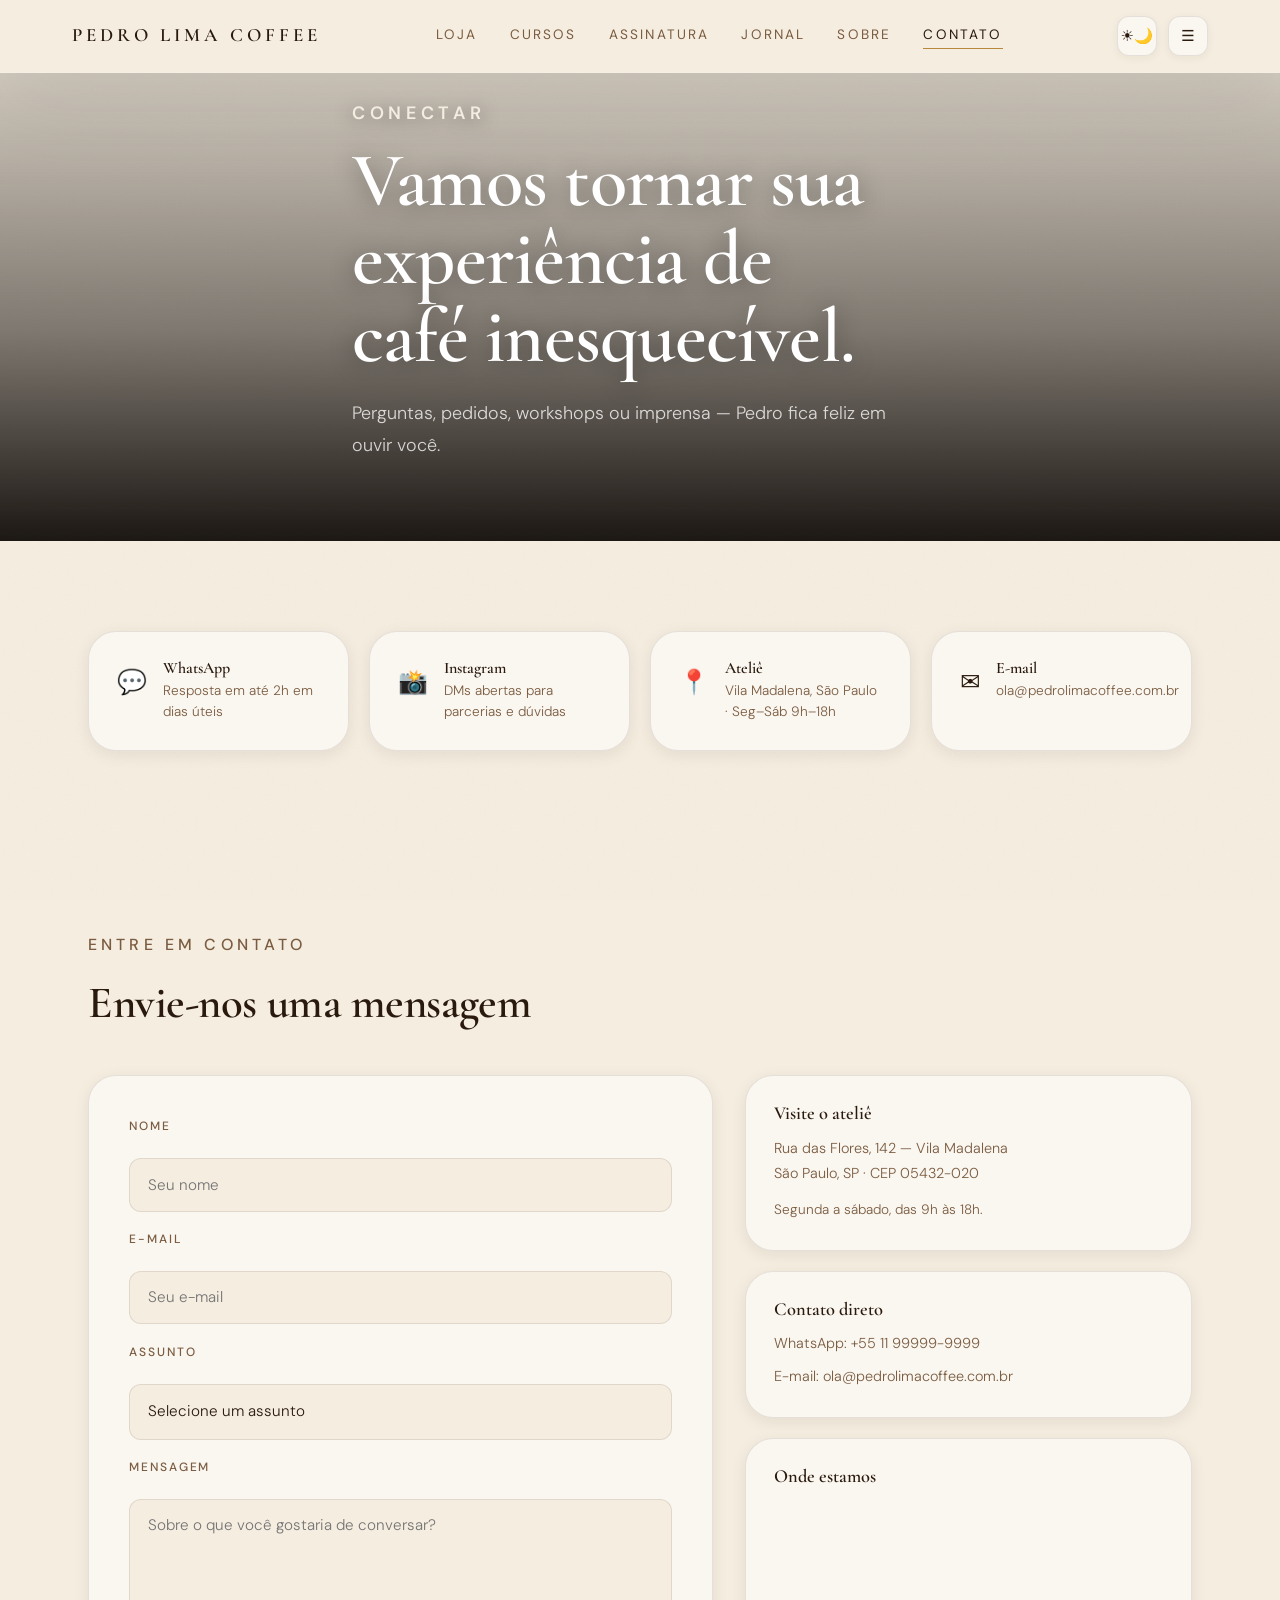
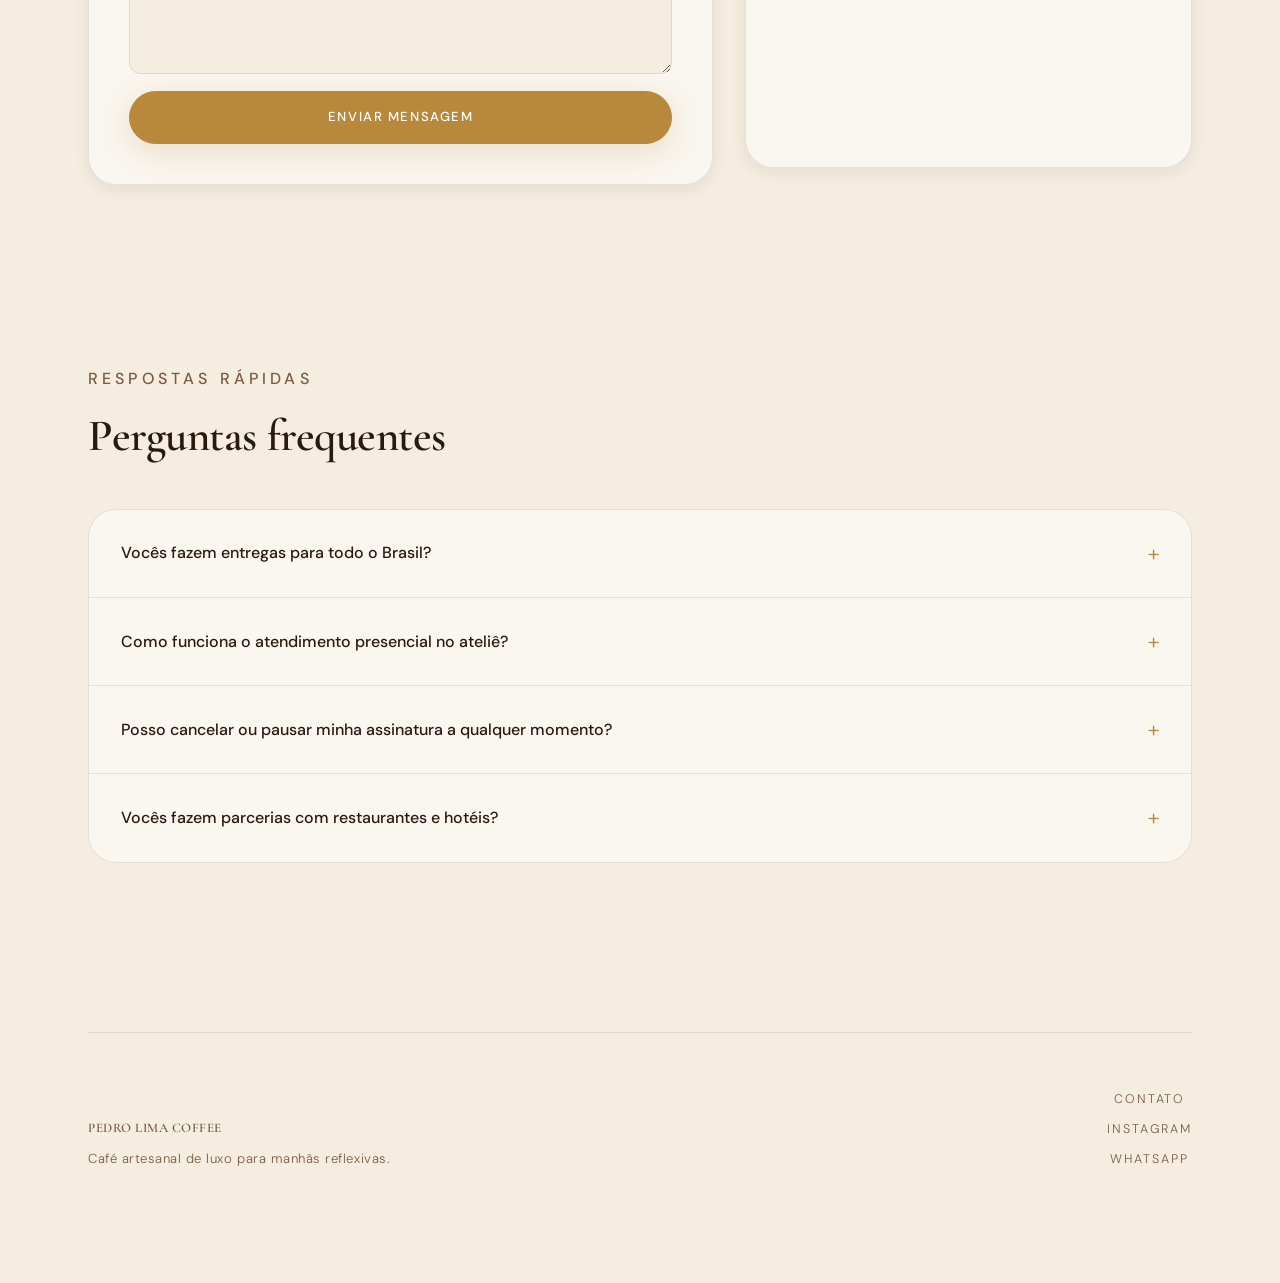
<file: contact.html>
<!DOCTYPE html>
<html lang="pt-BR">
<head>
  <meta charset="UTF-8" />
  <link rel="icon" href="data:image/svg+xml,%3Csvg xmlns='http://www.w3.org/2000/svg' viewBox='0 0 100 100'%3E%3Ccircle cx='50' cy='50' r='48' fill='%23331f0d'/%3E%3Ctext x='50' y='62' font-size='55' text-anchor='middle' font-family='Inter,sans-serif' fill='%23fff'%3EP%3C/text%3E%3C/svg%3E" />
  <meta name="viewport" content="width=device-width, initial-scale=1.0" />
  <meta name="description" content="Entre em contato com o Pedro Lima Coffee para pedidos, workshops, imprensa ou apenas para conversar sobre café." />
  <title>Contato | Pedro Lima Coffee</title>
  <link rel="preconnect" href="https://fonts.googleapis.com">
  <link rel="preconnect" href="https://fonts.gstatic.com" crossorigin>
  <link href="https://fonts.googleapis.com/css2?family=Cormorant+Garamond:ital,wght@0,400;0,500;0,600;0,700;1,400;1,600&family=DM+Sans:ital,opsz,wght@0,9..40,300;0,9..40,400;0,9..40,500;1,9..40,300&display=swap" rel="stylesheet">
  <link rel="stylesheet" href="assets/css/style.css" />
</head>
<body>
  <div class="page-shell">
    <header class="site-header">
      <div class="site-header-inner">
        <a class="brand" href="index.html">Pedro Lima Coffee</a>
        <nav class="main-nav" aria-label="Navegação principal">
          <a href="shop.html">Loja</a>
          <a href="courses.html">Cursos</a>
          <a href="subscription.html">Assinatura</a>
          <a href="blog.html">Jornal</a>
          <a href="about.html">Sobre</a>
          <a href="contact.html" class="active">Contato</a>
        </nav>
        <div class="header-actions">
          <button class="icon-button" aria-label="Alternar tema" aria-live="polite" data-theme-toggle>
            <span class="icon-sun">☀</span><span class="icon-moon">🌙</span>
            <span class="sr-only" id="theme-status">Tema claro ativado</span>
          </button>
          <button class="icon-button" aria-label="Abrir menu" data-menu-toggle>☰</button>
        </div>
      </div>
    </header>
    <nav class="mobile-nav" aria-label="Navegação móvel">
      <a href="shop.html">Loja</a><a href="courses.html">Cursos</a>
      <a href="subscription.html">Assinatura</a><a href="blog.html">Jornal</a>
      <a href="about.html">Sobre</a><a href="contact.html">Contato</a>
    </nav>
    <main>
      <section class="page-hero page-hero-contact">
        <div>
          <p class="eyebrow">Conectar</p>
          <h1>Vamos tornar sua experiência de café inesquecível.</h1>
          <p>Perguntas, pedidos, workshops ou imprensa — Pedro fica feliz em ouvir você.</p>
        </div>
      </section>

      <!-- Canais rápidos -->
      <section class="section section-contact-channels" aria-label="Canais de contato">
        <div class="contact-channels-grid">
          <a class="contact-channel-card" href="https://wa.me/5511999999999" target="_blank" rel="noopener noreferrer">
            <span class="channel-icon">💬</span>
            <div>
              <h3>WhatsApp</h3>
              <p>Resposta em até 2h em dias úteis</p>
            </div>
          </a>
          <a class="contact-channel-card" href="https://www.instagram.com/pedrolimacoffee" target="_blank" rel="noopener noreferrer">
            <span class="channel-icon">📸</span>
            <div>
              <h3>Instagram</h3>
              <p>DMs abertas para parcerias e dúvidas</p>
            </div>
          </a>
          <div class="contact-channel-card">
            <span class="channel-icon">📍</span>
            <div>
              <h3>Ateliê</h3>
              <p>Vila Madalena, São Paulo · Seg–Sáb 9h–18h</p>
            </div>
          </div>
          <div class="contact-channel-card">
            <span class="channel-icon">✉️</span>
            <div>
              <h3>E-mail</h3>
              <p>ola@pedrolimacoffee.com.br</p>
            </div>
          </div>
        </div>
      </section>

      <!-- Formulário + info -->
      <section class="section section-contact" aria-labelledby="contact-title">
        <div class="section-intro">
          <p class="eyebrow">Entre em contato</p>
          <h2 id="contact-title">Envie-nos uma mensagem</h2>
        </div>
        <div class="contact-grid">
          <div>
            <form class="contact-form">
              <label for="name">Nome</label>
              <input id="name" type="text" autocomplete="name" placeholder="Seu nome" required>
              <label for="emailAddress">E-mail</label>
              <input id="emailAddress" type="email" autocomplete="email" placeholder="Seu e-mail" required>
              <label for="subject">Assunto</label>
              <select id="subject" name="subject">
                <option value="">Selecione um assunto</option>
                <option value="pedido">Pedido / Compra</option>
                <option value="assinatura">Assinatura</option>
                <option value="workshop">Workshop ou curso</option>
                <option value="imprensa">Imprensa / Parceria</option>
                <option value="outro">Outro</option>
              </select>
              <label for="message">Mensagem</label>
              <textarea id="message" rows="6" autocomplete="off" placeholder="Sobre o que você gostaria de conversar?" required></textarea>
              <button class="button button-primary" type="submit">Enviar mensagem</button>
            </form>
            <div class="form-success" style="display:none">
              <h3>Mensagem enviada!</h3>
              <p>Pedro entrará em contato em breve.</p>
            </div>
          </div>

          <div class="contact-info">
            <div class="info-card">
              <h3>Visite o ateliê</h3>
              <p>Rua das Flores, 142 — Vila Madalena<br>São Paulo, SP · CEP 05432-020</p>
              <p style="margin-top:0.75rem;font-size:0.85rem;">Segunda a sábado, das 9h às 18h.</p>
            </div>
            <div class="info-card">
              <h3>Contato direto</h3>
              <p>WhatsApp: <a href="https://wa.me/5511999999999" target="_blank" rel="noopener noreferrer">+55 11 99999-9999</a></p>
              <p style="margin-top:0.5rem;">E-mail: <a href="mailto:ola@pedrolimacoffee.com.br">ola@pedrolimacoffee.com.br</a></p>
            </div>
            <div class="info-card map-card">
              <h3>Onde estamos</h3>
              <iframe
                title="Localização Pedro Lima Coffee"
                src="https://www.google.com/maps/embed?pb=!1m18!1m12!1m3!1d468194.3!2d-46.9249951!3d-23.6824124!2m3!1f0!2f0!3f0!3m2!1i1024!2i768!4f13.1!3m3!1m2!1s0x94ce448183a461d1%3A0x9ba94b08ff335bae!2zU8OjbyBQYXVsbw!5e0!3m2!1spt-BR!2sbr!4v1700000000000!5m2!1spt-BR!2sbr"
                loading="lazy"
                referrerpolicy="no-referrer-when-downgrade"
                allowfullscreen>
              </iframe>
            </div>
          </div>
        </div>
      </section>

      <!-- FAQ de contato -->
      <section class="section section-faq" aria-labelledby="contact-faq-title">
        <div class="section-intro">
          <p class="eyebrow">Respostas rápidas</p>
          <h2 id="contact-faq-title">Perguntas frequentes</h2>
        </div>
        <div class="faq-list">
          <details class="faq-item">
            <summary>Vocês fazem entregas para todo o Brasil?</summary>
            <p>Sim. Enviamos para todo o território nacional via Correios e transportadoras parceiras. O prazo varia de 3 a 7 dias úteis dependendo da região.</p>
          </details>
          <details class="faq-item">
            <summary>Como funciona o atendimento presencial no ateliê?</summary>
            <p>O ateliê funciona como coffee bar e espaço de degustação. Você pode passar para provar os cafés da estação, comprar grãos e tirar dúvidas com a equipe. Workshops são agendados com antecedência.</p>
          </details>
          <details class="faq-item">
            <summary>Posso cancelar ou pausar minha assinatura a qualquer momento?</summary>
            <p>Sim. Você pode cancelar ou pausar sua assinatura pelo painel de assinante, sem burocracia e sem multa. O prazo para alterações é de 5 dias antes do próximo envio.</p>
          </details>
          <details class="faq-item">
            <summary>Vocês fazem parcerias com restaurantes e hotéis?</summary>
            <p>Sim, trabalhamos com fornecimento para estabelecimentos. Entre em contato pelo formulário selecionando o assunto "Parceria" ou pelo e-mail direto para receber nossa proposta comercial.</p>
          </details>
        </div>
      </section>
    </main>

    <footer class="site-footer">
      <div>
        <p class="brand-footer">Pedro Lima Coffee</p>
        <p>Café artesanal de luxo para manhãs reflexivas.</p>
      </div>
      <div class="footer-links">
        <a href="contact.html">Contato</a>
        <a href="https://www.instagram.com/pedrolimacoffee" target="_blank" rel="noopener noreferrer">Instagram</a>
        <a href="https://wa.me/5511999999999" target="_blank" rel="noopener noreferrer">WhatsApp</a>
      </div>
    </footer>
  </div>
  <script src="assets/js/app.js"></script>
</body>
</html>
</file>
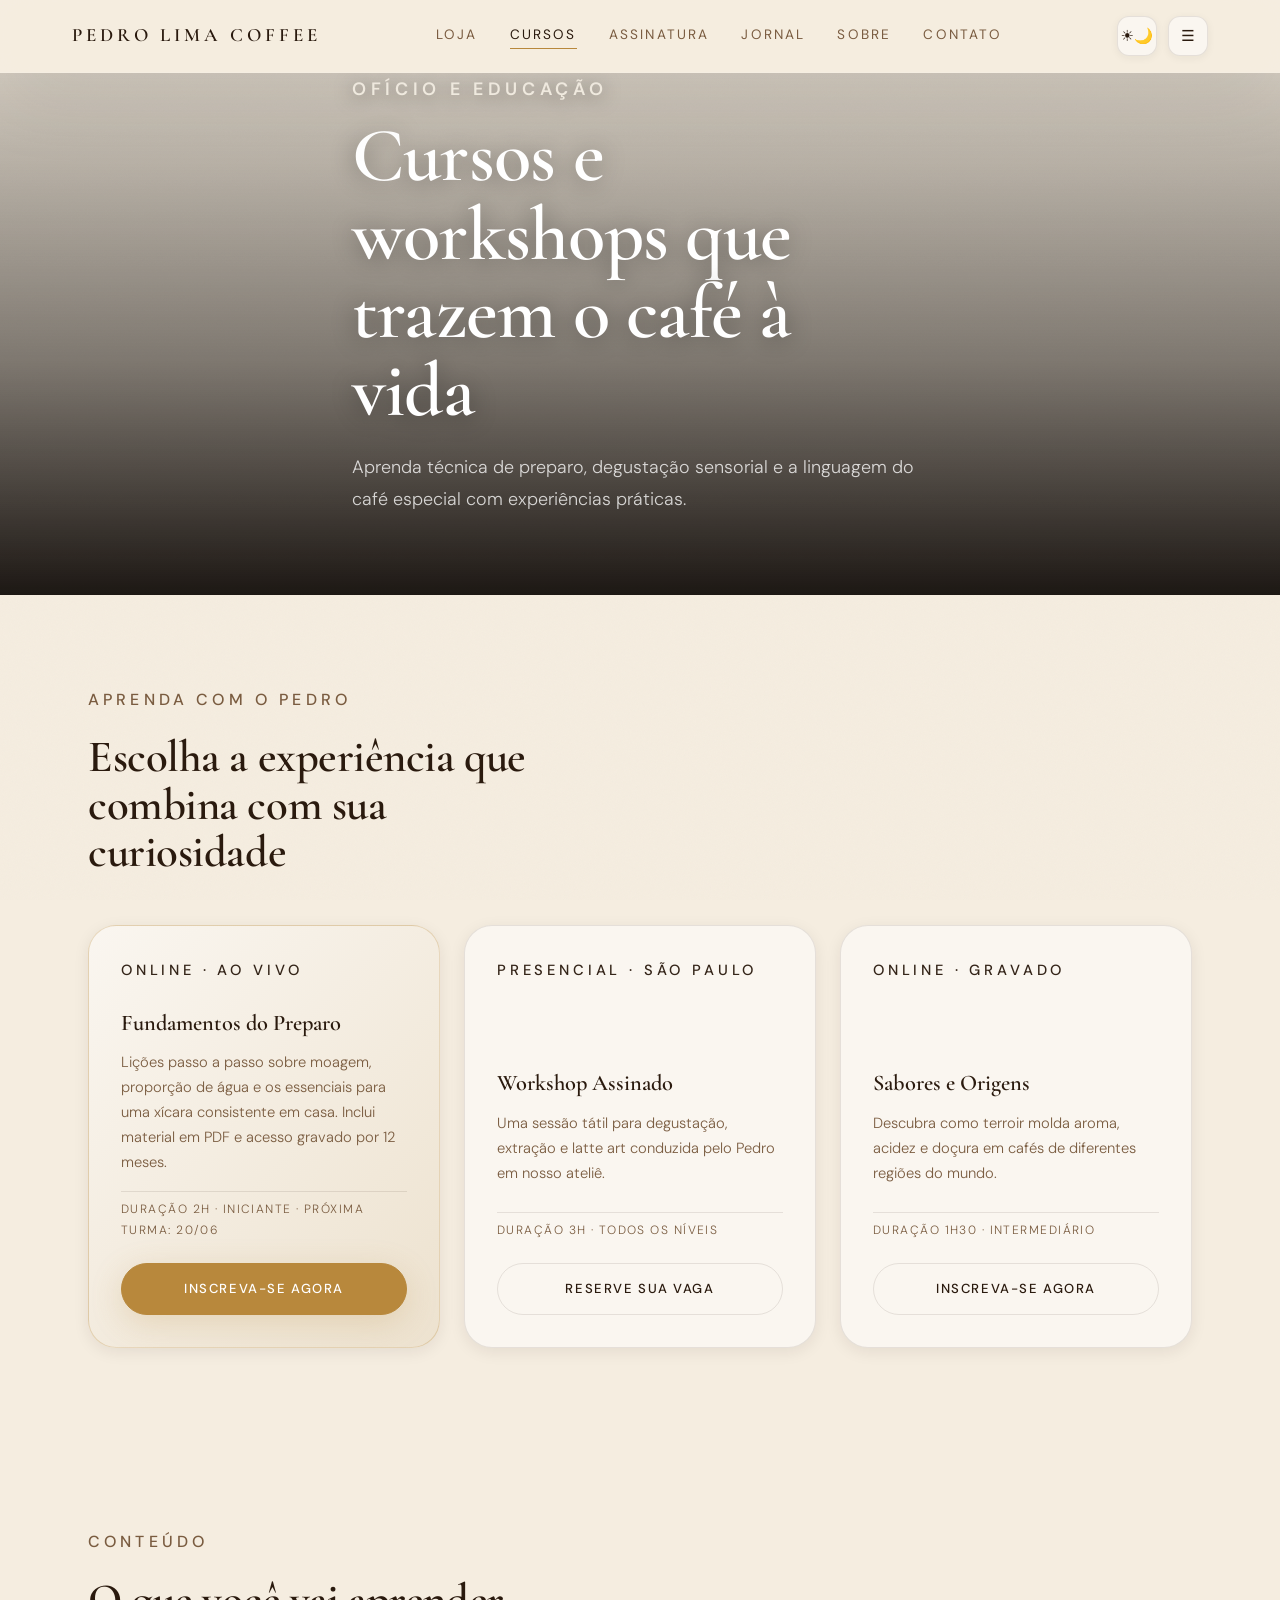
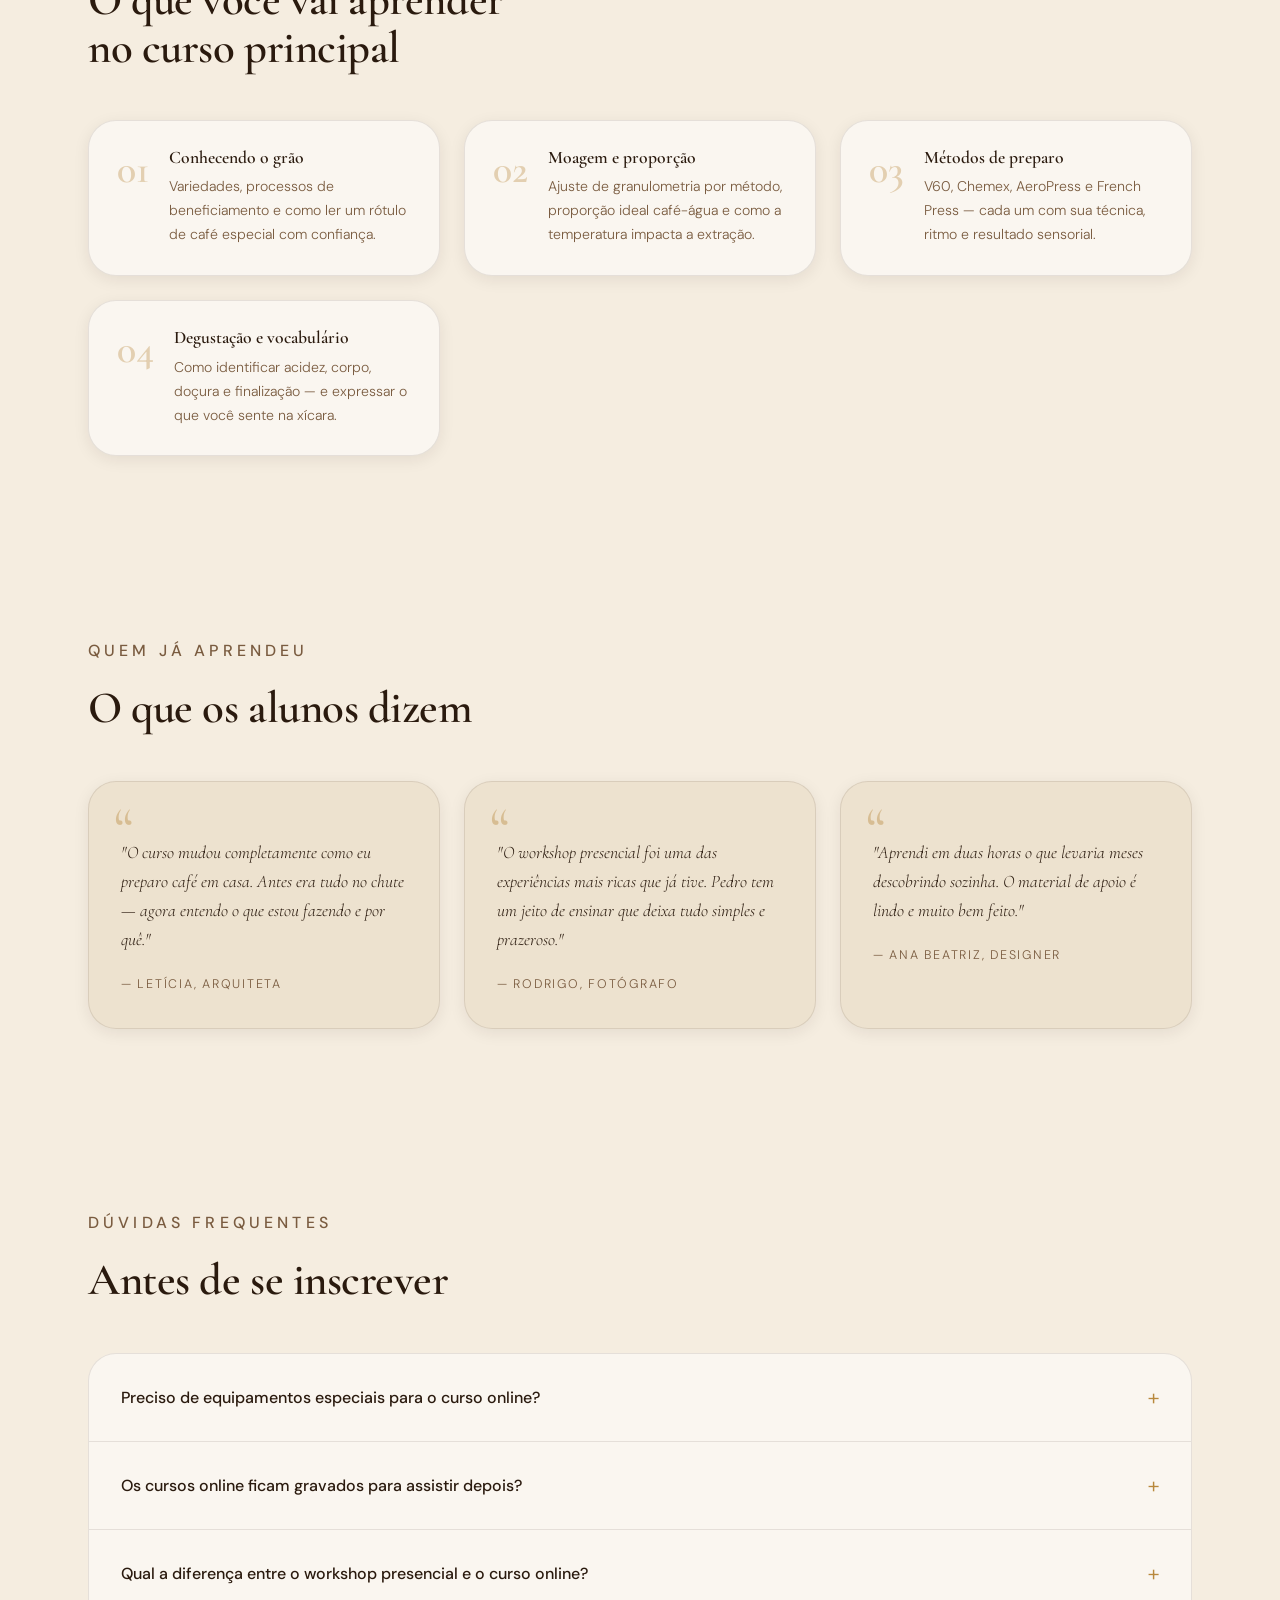
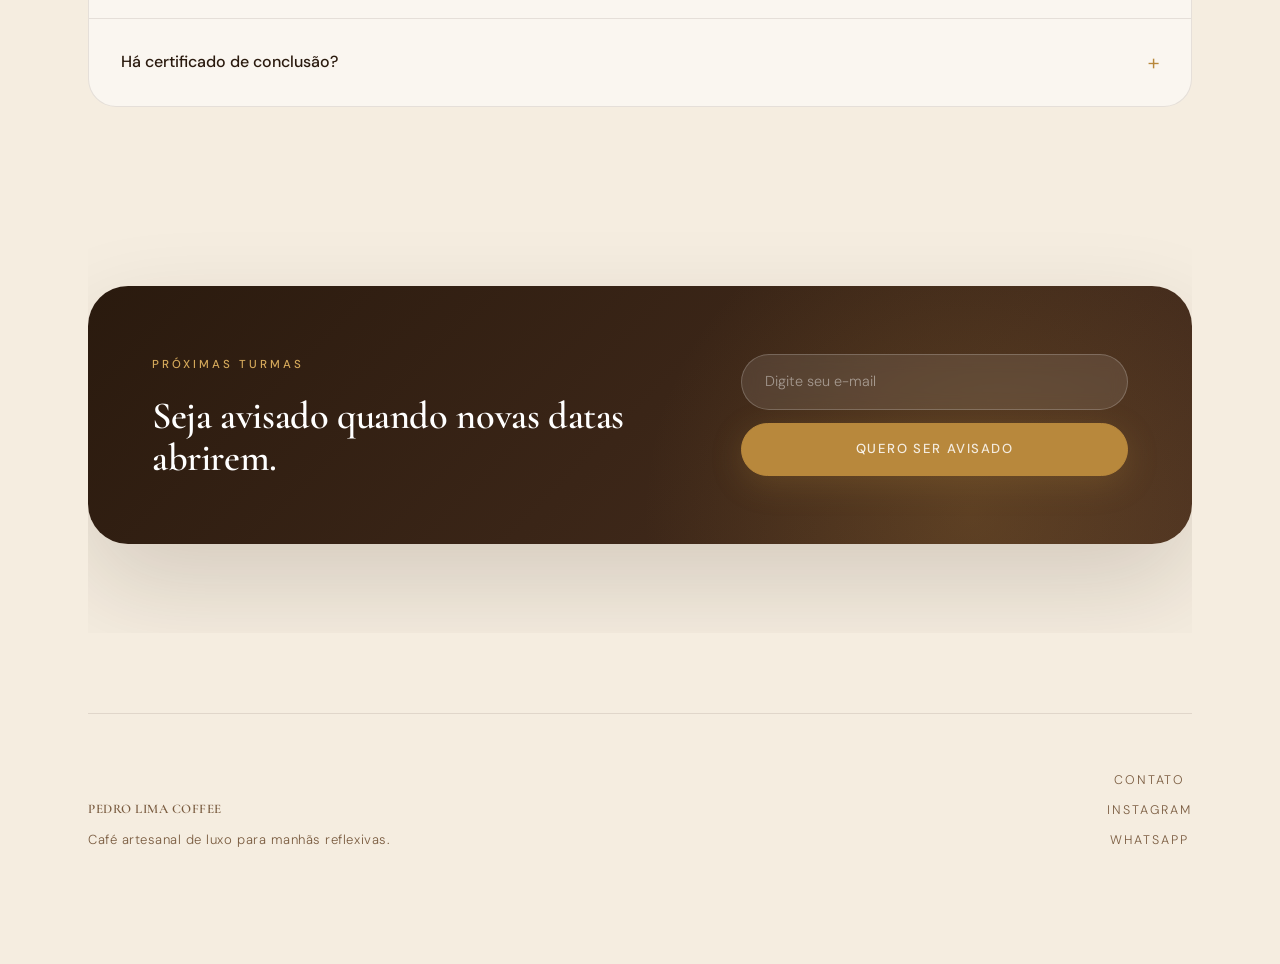
<file: courses.html>
<!DOCTYPE html>
<html lang="pt-BR">
<head>
  <meta charset="UTF-8" />
  <link rel="icon" href="data:image/svg+xml,%3Csvg xmlns='http://www.w3.org/2000/svg' viewBox='0 0 100 100'%3E%3Ccircle cx='50' cy='50' r='48' fill='%23331f0d'/%3E%3Ctext x='50' y='62' font-size='55' text-anchor='middle' font-family='Inter,sans-serif' fill='%23fff'%3EP%3C/text%3E%3C/svg%3E" />
  <meta name="viewport" content="width=device-width, initial-scale=1.0" />
  <meta name="description" content="Cursos e workshops de café com Pedro Lima: fundamentos de preparo, degustação sensorial e latte art em São Paulo." />
  <title>Cursos e Workshops | Pedro Lima Coffee</title>
  <link rel="preconnect" href="https://fonts.googleapis.com">
  <link rel="preconnect" href="https://fonts.gstatic.com" crossorigin>
  <link href="https://fonts.googleapis.com/css2?family=Cormorant+Garamond:ital,wght@0,400;0,500;0,600;0,700;1,400;1,600&family=DM+Sans:ital,opsz,wght@0,9..40,300;0,9..40,400;0,9..40,500;1,9..40,300&display=swap" rel="stylesheet">
  <link rel="stylesheet" href="assets/css/style.css" />
</head>
<body>
  <div class="page-shell">
    <header class="site-header">
      <div class="site-header-inner">
        <a class="brand" href="index.html">Pedro Lima Coffee</a>
        <nav class="main-nav" aria-label="Navegação principal">
          <a href="shop.html">Loja</a>
          <a href="courses.html" class="active">Cursos</a>
          <a href="subscription.html">Assinatura</a>
          <a href="blog.html">Jornal</a>
          <a href="about.html">Sobre</a>
          <a href="contact.html">Contato</a>
        </nav>
        <div class="header-actions">
          <button class="icon-button" aria-label="Alternar tema" aria-live="polite" data-theme-toggle>
            <span class="icon-sun">☀</span><span class="icon-moon">🌙</span>
            <span class="sr-only" id="theme-status">Tema claro ativado</span>
          </button>
          <button class="icon-button" aria-label="Abrir menu" data-menu-toggle>☰</button>
        </div>
      </div>
    </header>
    <nav class="mobile-nav" aria-label="Navegação móvel">
      <a href="shop.html">Loja</a><a href="courses.html">Cursos</a>
      <a href="subscription.html">Assinatura</a><a href="blog.html">Jornal</a>
      <a href="about.html">Sobre</a><a href="contact.html">Contato</a>
    </nav>
    <main>
      <section class="page-hero page-hero-courses">
        <div>
          <p class="eyebrow">Ofício e educação</p>
          <h1>Cursos e workshops que trazem o café à vida</h1>
          <p>Aprenda técnica de preparo, degustação sensorial e a linguagem do café especial com experiências práticas.</p>
        </div>
      </section>

      <!-- Cursos principais -->
      <section class="section section-courses" aria-labelledby="courses-title">
        <div class="section-intro">
          <p class="eyebrow">Aprenda com o Pedro</p>
          <h2 id="courses-title">Escolha a experiência que combina com sua curiosidade</h2>
        </div>
        <div class="card-grid course-grid">
          <article class="course-card course-large">
            <p class="eyebrow">Online · Ao vivo</p>
            <h3>Fundamentos do Preparo</h3>
            <p>Lições passo a passo sobre moagem, proporção de água e os essenciais para uma xícara consistente em casa. Inclui material em PDF e acesso gravado por 12 meses.</p>
            <div class="course-meta">Duração 2h · Iniciante · Próxima turma: 20/06</div>
            <a class="button button-primary" href="contact.html">Inscreva-se agora</a>
          </article>
          <article class="course-card">
            <p class="eyebrow">Presencial · São Paulo</p>
            <h3>Workshop Assinado</h3>
            <p>Uma sessão tátil para degustação, extração e latte art conduzida pelo Pedro em nosso ateliê.</p>
            <div class="course-meta">Duração 3h · Todos os níveis</div>
            <a class="button button-outline" href="contact.html">Reserve sua vaga</a>
          </article>
          <article class="course-card">
            <p class="eyebrow">Online · Gravado</p>
            <h3>Sabores e Origens</h3>
            <p>Descubra como terroir molda aroma, acidez e doçura em cafés de diferentes regiões do mundo.</p>
            <div class="course-meta">Duração 1h30 · Intermediário</div>
            <a class="button button-outline" href="contact.html">Inscreva-se agora</a>
          </article>
        </div>
      </section>

      <!-- O que você vai aprender -->
      <section class="section section-curriculum" aria-labelledby="curriculum-title">
        <div class="section-intro">
          <p class="eyebrow">Conteúdo</p>
          <h2 id="curriculum-title">O que você vai aprender no curso principal</h2>
        </div>
        <div class="curriculum-grid">
          <div class="curriculum-module">
            <span class="curriculum-num">01</span>
            <div>
              <h3>Conhecendo o grão</h3>
              <p>Variedades, processos de beneficiamento e como ler um rótulo de café especial com confiança.</p>
            </div>
          </div>
          <div class="curriculum-module">
            <span class="curriculum-num">02</span>
            <div>
              <h3>Moagem e proporção</h3>
              <p>Ajuste de granulometria por método, proporção ideal café-água e como a temperatura impacta a extração.</p>
            </div>
          </div>
          <div class="curriculum-module">
            <span class="curriculum-num">03</span>
            <div>
              <h3>Métodos de preparo</h3>
              <p>V60, Chemex, AeroPress e French Press — cada um com sua técnica, ritmo e resultado sensorial.</p>
            </div>
          </div>
          <div class="curriculum-module">
            <span class="curriculum-num">04</span>
            <div>
              <h3>Degustação e vocabulário</h3>
              <p>Como identificar acidez, corpo, doçura e finalização — e expressar o que você sente na xícara.</p>
            </div>
          </div>
        </div>
      </section>

      <!-- Depoimentos de alunos -->
      <section class="section section-course-testimonials" aria-labelledby="course-testimonials-title">
        <div class="section-intro">
          <p class="eyebrow">Quem já aprendeu</p>
          <h2 id="course-testimonials-title">O que os alunos dizem</h2>
        </div>
        <div class="testimonial-grid">
          <article class="testimonial-card">
            <p>"O curso mudou completamente como eu preparo café em casa. Antes era tudo no chute — agora entendo o que estou fazendo e por quê."</p>
            <span>— Letícia, arquiteta</span>
          </article>
          <article class="testimonial-card">
            <p>"O workshop presencial foi uma das experiências mais ricas que já tive. Pedro tem um jeito de ensinar que deixa tudo simples e prazeroso."</p>
            <span>— Rodrigo, fotógrafo</span>
          </article>
          <article class="testimonial-card">
            <p>"Aprendi em duas horas o que levaria meses descobrindo sozinha. O material de apoio é lindo e muito bem feito."</p>
            <span>— Ana Beatriz, designer</span>
          </article>
        </div>
      </section>

      <!-- FAQ -->
      <section class="section section-faq" aria-labelledby="faq-title">
        <div class="section-intro">
          <p class="eyebrow">Dúvidas frequentes</p>
          <h2 id="faq-title">Antes de se inscrever</h2>
        </div>
        <div class="faq-list">
          <details class="faq-item">
            <summary>Preciso de equipamentos especiais para o curso online?</summary>
            <p>Não. O curso foi desenhado para quem tem qualquer método de preparo em casa — mesmo um coador simples. Adaptamos as técnicas para diferentes equipamentos.</p>
          </details>
          <details class="faq-item">
            <summary>Os cursos online ficam gravados para assistir depois?</summary>
            <p>Sim. Após a aula ao vivo, você tem acesso à gravação por 12 meses na plataforma. Pode reassistir quantas vezes quiser.</p>
          </details>
          <details class="faq-item">
            <summary>Qual a diferença entre o workshop presencial e o curso online?</summary>
            <p>O workshop é uma experiência tátil no ateliê em São Paulo — você prepara café com as mãos, degusta ao lado do Pedro e interage em tempo real. O curso online tem mais profundidade teórica e flexibilidade de horário.</p>
          </details>
          <details class="faq-item">
            <summary>Há certificado de conclusão?</summary>
            <p>Sim, emitimos um certificado digital ao final do curso com carga horária e conteúdo. Ideal para baristas profissionais e entusiastas que queiram documentar o aprendizado.</p>
          </details>
        </div>
      </section>

      <!-- CTA final -->
      <section class="section section-newsletter" aria-labelledby="courses-cta-title">
        <div class="newsletter-panel">
          <div>
            <p class="eyebrow">Próximas turmas</p>
            <h2 id="courses-cta-title">Seja avisado quando novas datas abrirem.</h2>
          </div>
          <form class="newsletter-form" action="#" onsubmit="return false;">
            <label class="sr-only" for="courses-email">E-mail</label>
            <input id="courses-email" type="email" placeholder="Digite seu e-mail" required>
            <button class="button button-primary" type="submit">Quero ser avisado</button>
          </form>
        </div>
      </section>
    </main>

    <footer class="site-footer">
      <div>
        <p class="brand-footer">Pedro Lima Coffee</p>
        <p>Café artesanal de luxo para manhãs reflexivas.</p>
      </div>
      <div class="footer-links">
        <a href="contact.html">Contato</a>
        <a href="https://www.instagram.com/pedrolimacoffee" target="_blank" rel="noopener noreferrer">Instagram</a>
        <a href="https://wa.me/5511999999999" target="_blank" rel="noopener noreferrer">WhatsApp</a>
      </div>
    </footer>
  </div>
  <script src="assets/js/app.js"></script>
</body>
</html>
</file>
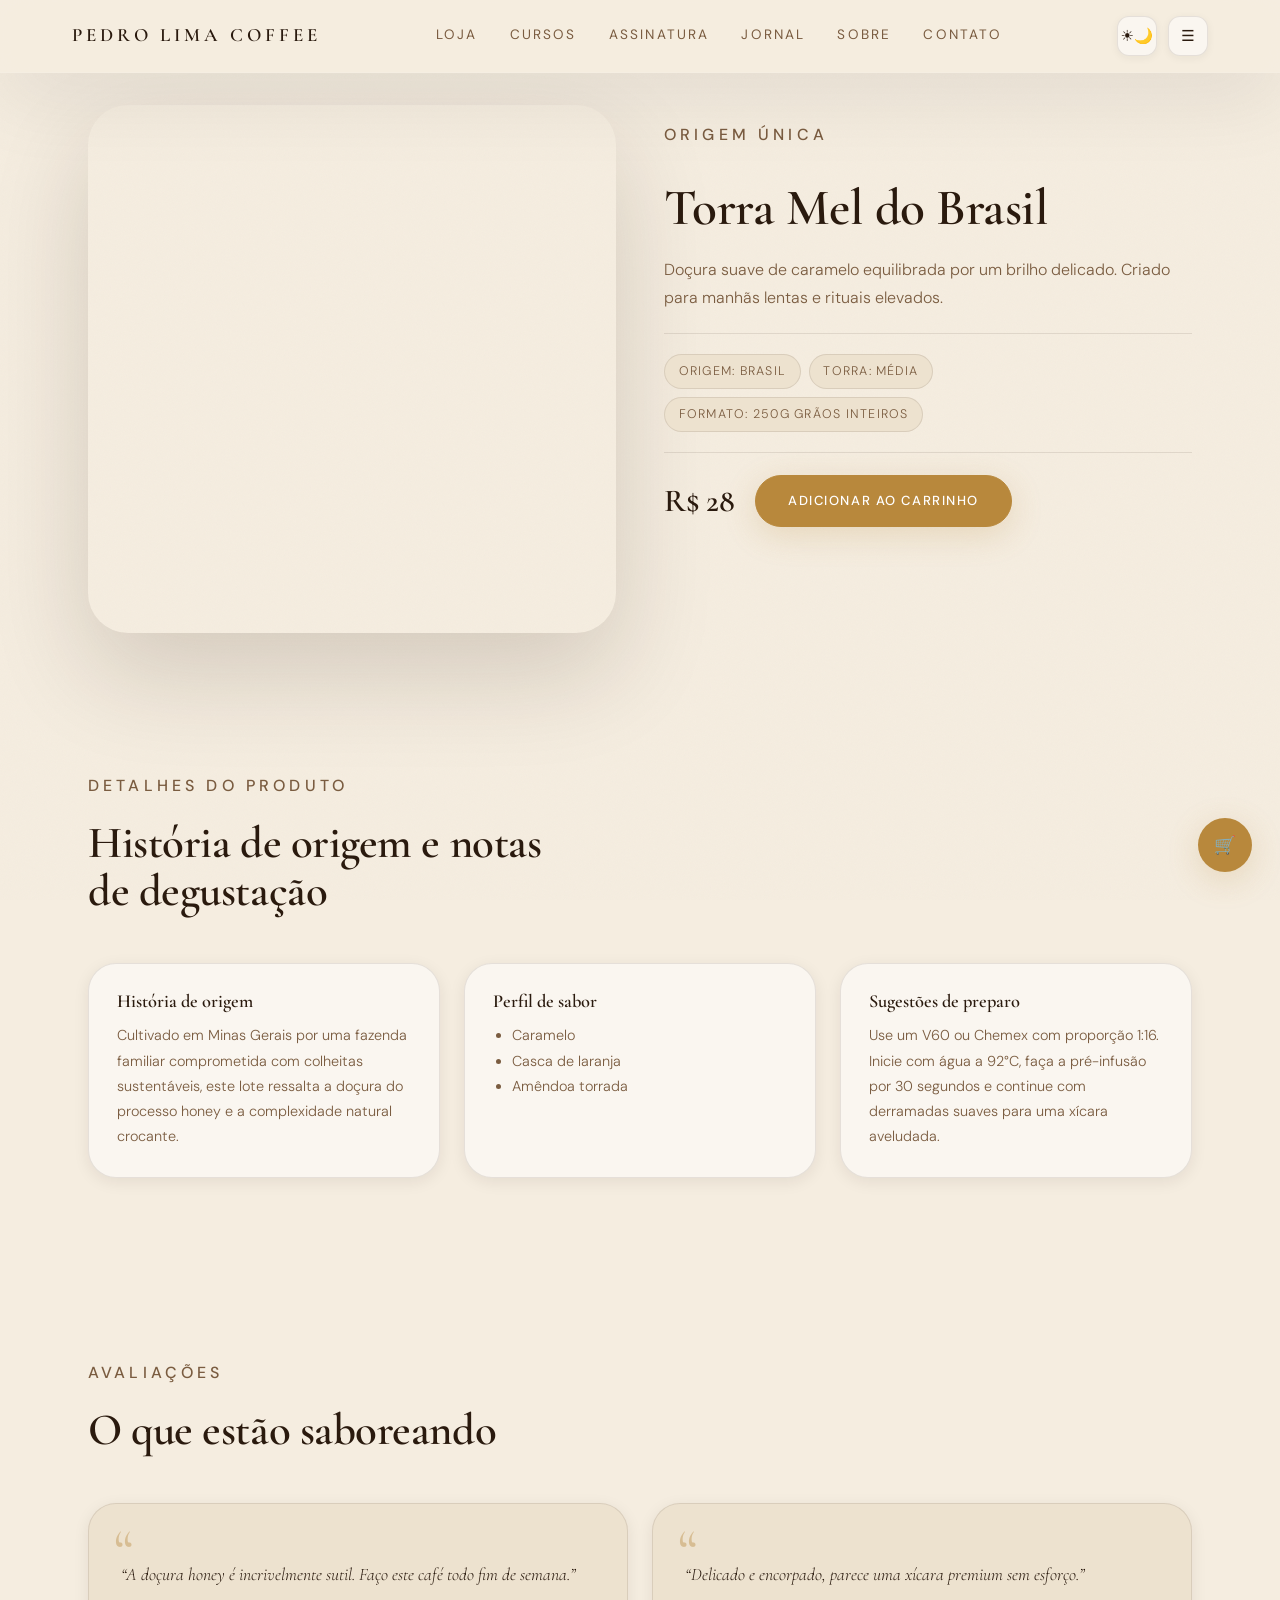
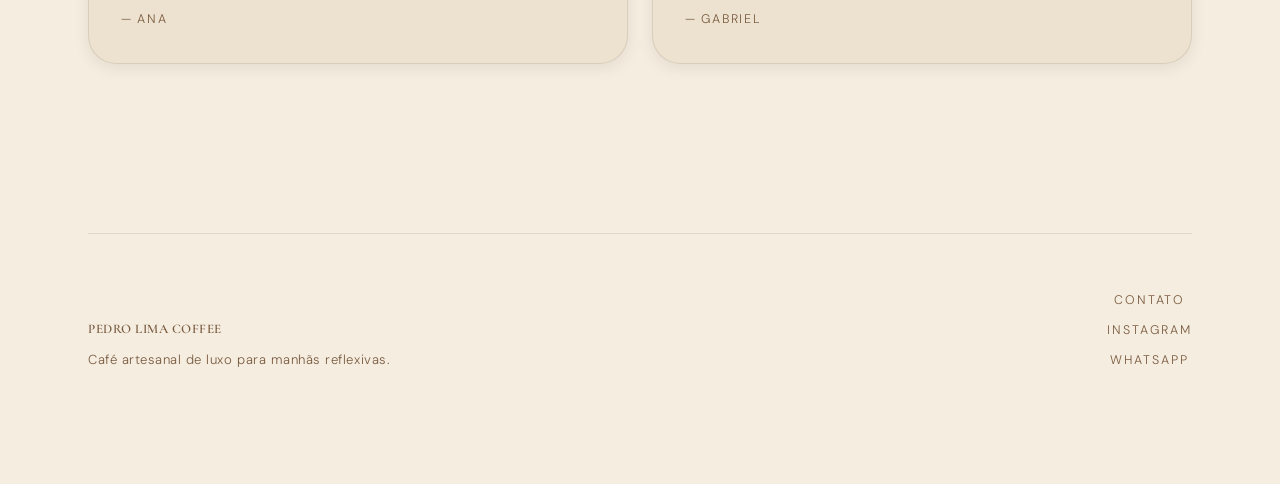
<file: product.html>
<!DOCTYPE html>
<html lang="pt-BR">
<head>
  <meta charset="UTF-8" />
  <link rel="icon" href="data:image/svg+xml,%3Csvg xmlns='http://www.w3.org/2000/svg' viewBox='0 0 100 100'%3E%3Ccircle cx='50' cy='50' r='48' fill='%23331f0d'/%3E%3Ctext x='50' y='62' font-size='55' text-anchor='middle' font-family='Inter,sans-serif' fill='%23fff'%3EP%3C/text%3E%3C/svg%3E" />
  <meta name="viewport" content="width=device-width, initial-scale=1.0" />
  <meta name="description" content="Torra Mel do Brasil — café honey com notas de caramelo, casca de laranja e amêndoa torrada. 250g de grãos inteiros." />
  <title>Torra Mel do Brasil | Pedro Lima Coffee</title>
  <link rel="preconnect" href="https://fonts.googleapis.com">
  <link rel="preconnect" href="https://fonts.gstatic.com" crossorigin>
  <link href="https://fonts.googleapis.com/css2?family=Cormorant+Garamond:wght@500;600;700&family=Inter:wght@400;500;600;700&display=swap" rel="stylesheet">
  <link rel="stylesheet" href="assets/css/style.css" />
</head>
<body>
  <div class="page-shell">
    <header class="site-header">
      <div class="site-header-inner">
        <a class="brand" href="index.html">Pedro Lima Coffee</a>
        <nav class="main-nav" aria-label="Navegação principal">
          <a href="shop.html">Loja</a>
          <a href="courses.html">Cursos</a>
          <a href="subscription.html">Assinatura</a>
          <a href="blog.html">Jornal</a>
          <a href="about.html">Sobre</a>
          <a href="contact.html">Contato</a>
        </nav>
        <div class="header-actions">
          <button class="icon-button" aria-label="Alternar tema" aria-live="polite" data-theme-toggle>
            <span class="icon-sun">☀</span>
            <span class="icon-moon">🌙</span>
            <span class="sr-only" id="theme-status">Tema claro ativado</span>
          </button>
          <button class="icon-button" aria-label="Abrir menu" data-menu-toggle>☰</button>
        </div>
      </div>
    </header>

    <nav class="mobile-nav" aria-label="Navegação móvel">
      <a href="shop.html">Loja</a>
      <a href="courses.html">Cursos</a>
      <a href="subscription.html">Assinatura</a>
      <a href="blog.html">Jornal</a>
      <a href="about.html">Sobre</a>
      <a href="contact.html">Contato</a>
    </nav>

    <main>
      <section class="section product-detail-hero">
        <div class="detail-image" style="background-image:url('https://images.unsplash.com/photo-1511920170033-f8396924c348?auto=format&fit=crop&w=1200&q=70&fm=webp');"></div>
        <div class="detail-copy">
          <p class="eyebrow">Origem única</p>
          <h1>Torra Mel do Brasil</h1>
          <p>Doçura suave de caramelo equilibrada por um brilho delicado. Criado para manhãs lentas e rituais elevados.</p>
          <div class="detail-meta">
            <span>Origem: Brasil</span>
            <span>Torra: Média</span>
            <span>Formato: 250g grãos inteiros</span>
          </div>
          <div class="detail-actions">
            <span class="product-price">R$ 28</span>
            <button class="button button-primary" data-add-cart="coffee-brazil-honey">Adicionar ao carrinho</button>
          </div>
        </div>
      </section>

      <section class="section section-product-info" aria-labelledby="product-info-title">
        <div class="section-intro">
          <p class="eyebrow">Detalhes do produto</p>
          <h2 id="product-info-title">História de origem e notas de degustação</h2>
        </div>
        <div class="product-info-grid">
          <div class="info-card">
            <h3>História de origem</h3>
            <p>Cultivado em Minas Gerais por uma fazenda familiar comprometida com colheitas sustentáveis, este lote ressalta a doçura do processo honey e a complexidade natural crocante.</p>
          </div>
          <div class="info-card">
            <h3>Perfil de sabor</h3>
            <ul>
              <li>Caramelo</li>
              <li>Casca de laranja</li>
              <li>Amêndoa torrada</li>
            </ul>
          </div>
          <div class="info-card">
            <h3>Sugestões de preparo</h3>
            <p>Use um V60 ou Chemex com proporção 1:16. Inicie com água a 92°C, faça a pré-infusão por 30 segundos e continue com derramadas suaves para uma xícara aveludada.</p>
          </div>
        </div>
      </section>

      <section class="section section-reviews" aria-labelledby="reviews-title">
        <div class="section-intro">
          <p class="eyebrow">Avaliações</p>
          <h2 id="reviews-title">O que estão saboreando</h2>
        </div>
        <div class="review-grid">
          <article class="review-card">
            <p>“A doçura honey é incrivelmente sutil. Faço este café todo fim de semana.”</p>
            <span>— Ana</span>
          </article>
          <article class="review-card">
            <p>“Delicado e encorpado, parece uma xícara premium sem esforço.”</p>
            <span>— Gabriel</span>
          </article>
        </div>
      </section>
    </main>

    <aside class="cart-panel" id="cartPanel" aria-label="Carrinho de compras">
      <div class="cart-header">
        <h3>Seu carrinho</h3>
        <button class="icon-button" aria-label="Fechar carrinho" data-close-cart>×</button>
      </div>
      <div id="cartItems" class="cart-items"></div>
      <div class="cart-summary">
        <div>
          <span>Subtotal</span>
          <strong id="cartTotal">R$0,00</strong>
        </div>
        <a class="button button-primary button-block" href="contact.html">Finalizar compra</a>
      </div>
    </aside>

    <button class="cart-float" aria-label="Abrir carrinho" data-open-cart>🛒<span class="cart-count"></span></button>

    <footer class="site-footer">
      <div>
        <p class="brand-footer">Pedro Lima Coffee</p>
        <p>Café artesanal de luxo para manhãs reflexivas.</p>
      </div>
      <div class="footer-links">
        <a href="contact.html">Contato</a>
        <a href="https://www.instagram.com/pedrolimacoffee" target="_blank" rel="noopener noreferrer">Instagram</a>
        <a href="https://wa.me/5511999999999" target="_blank" rel="noopener noreferrer">WhatsApp</a>
      </div>
    </footer>
  </div>

  <script src="assets/js/app.js"></script>
</body>
</html>
</file>
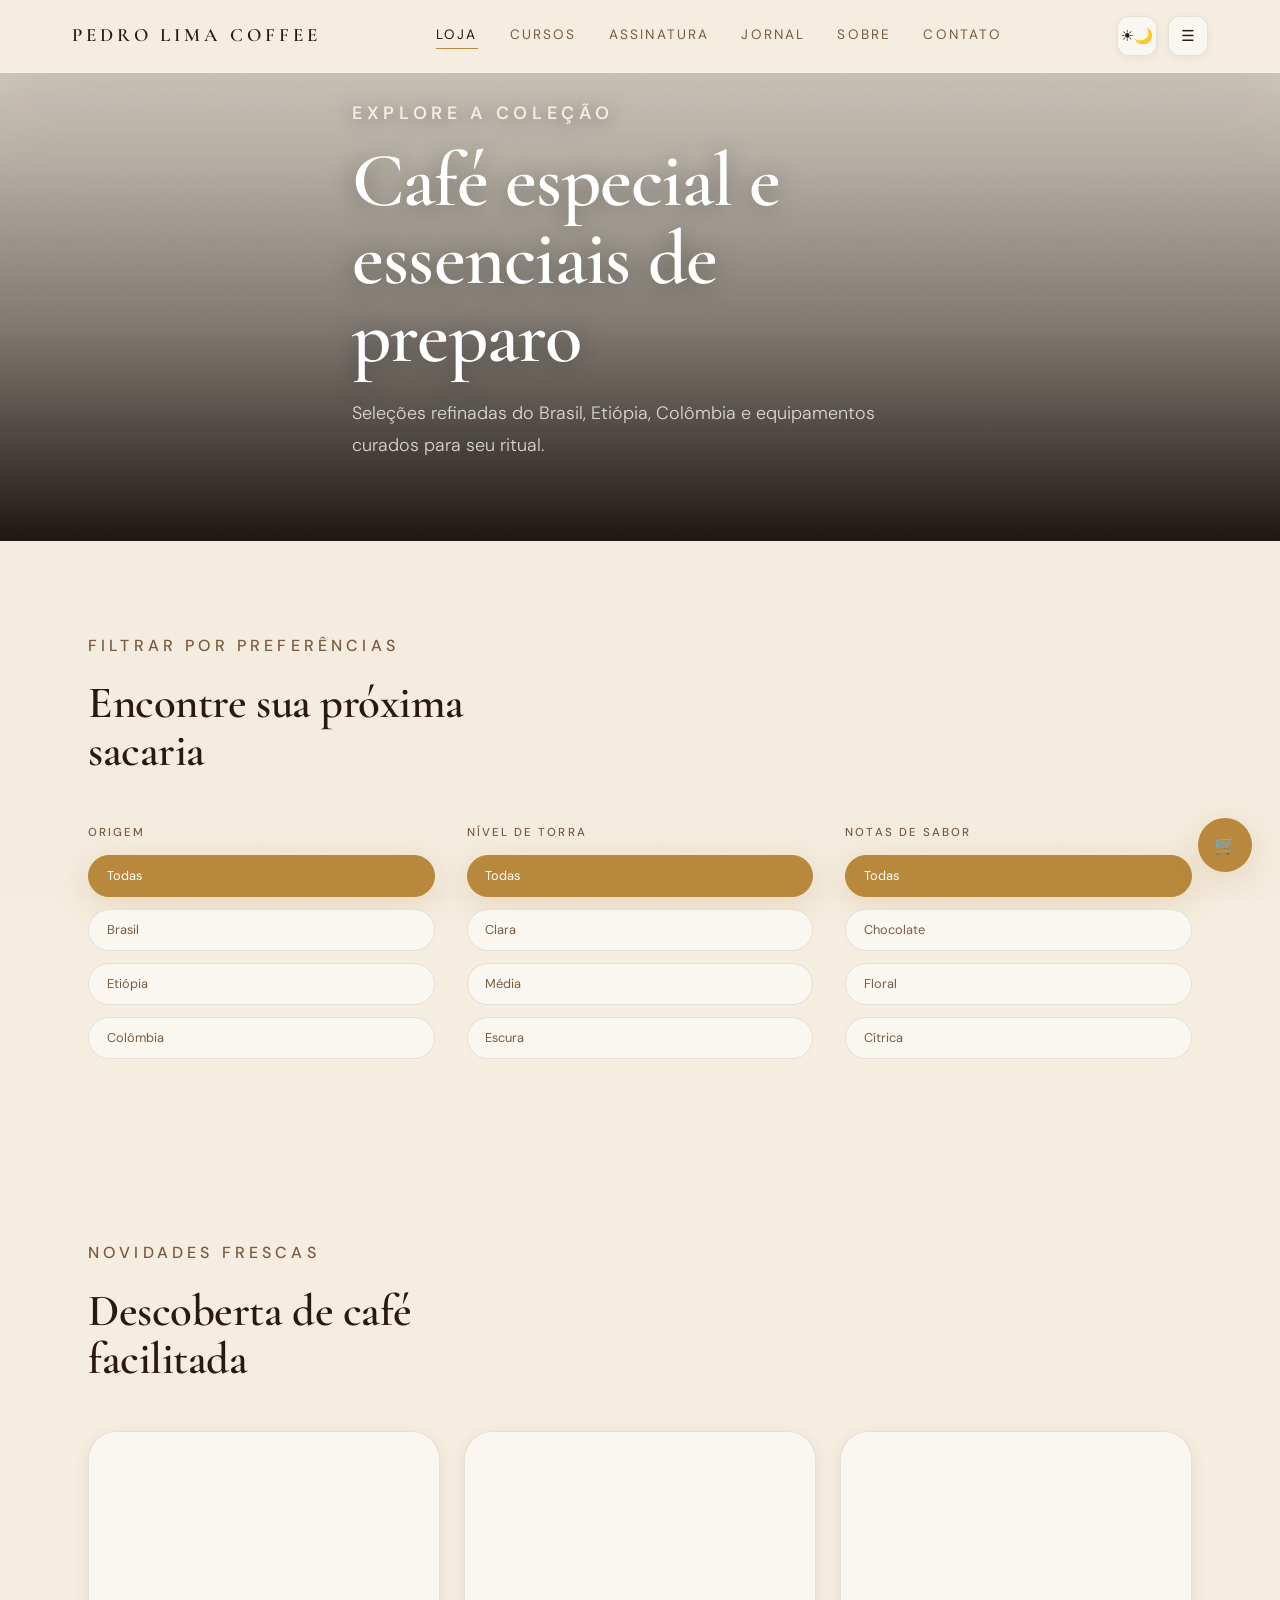
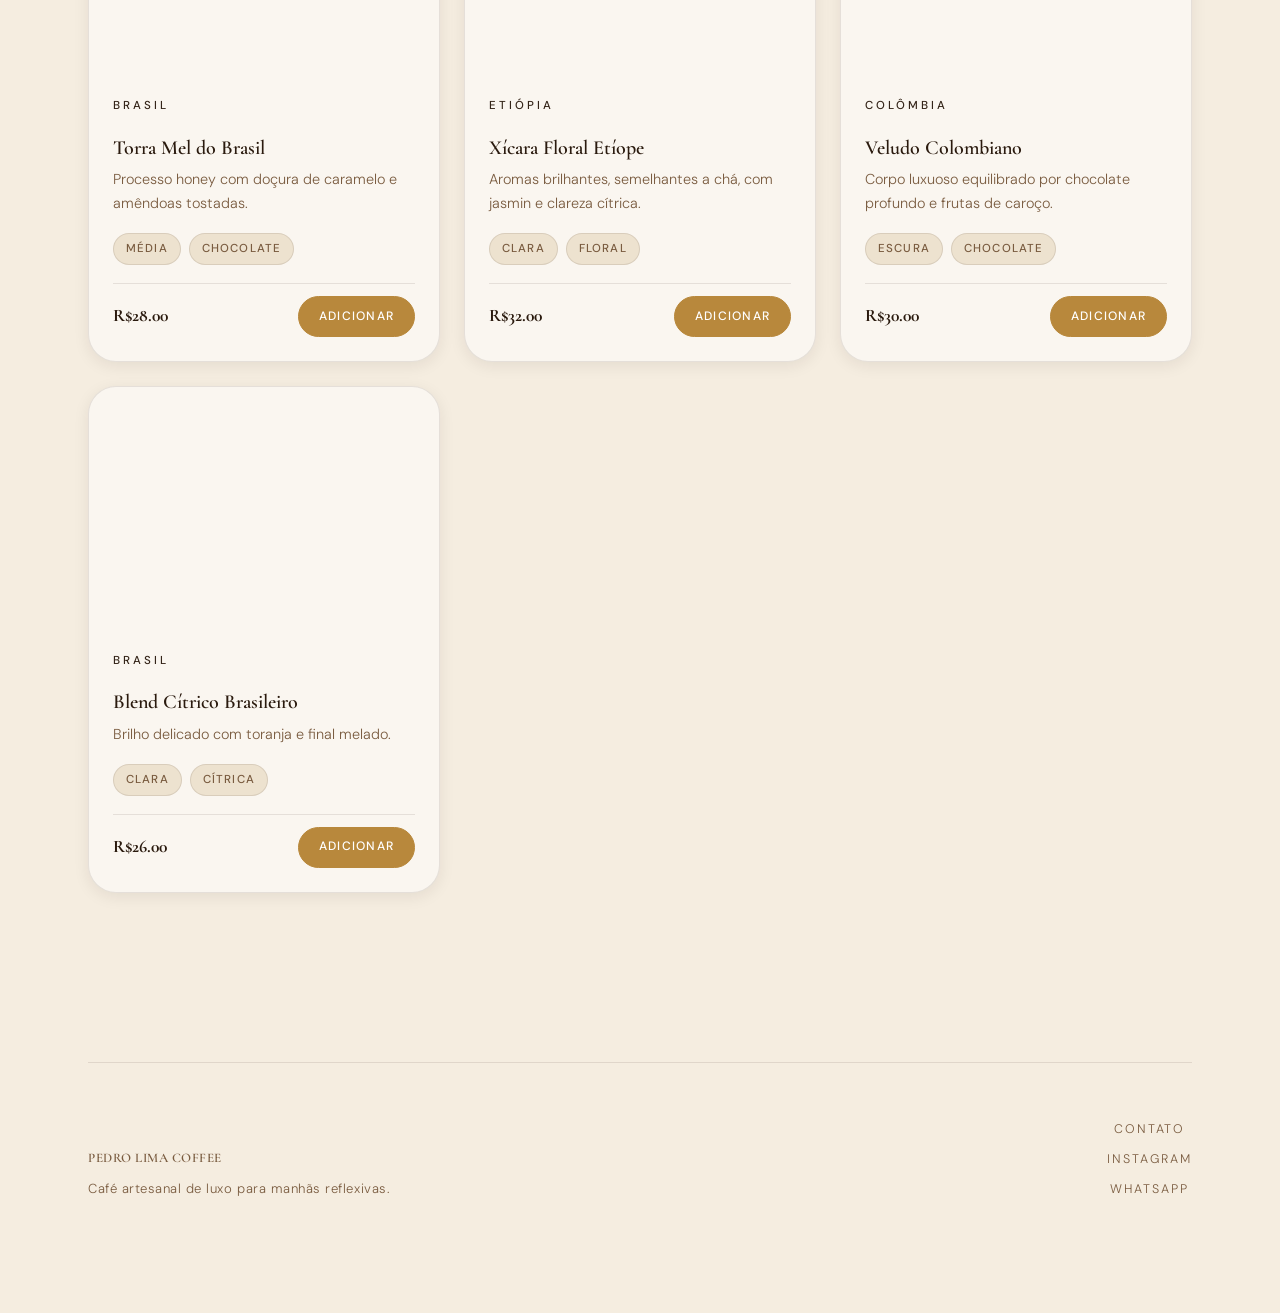
<file: shop.html>
<!DOCTYPE html>
<html lang="pt-BR">
<head>
  <meta charset="UTF-8" />
  <link rel="icon" href="data:image/svg+xml,%3Csvg xmlns='http://www.w3.org/2000/svg' viewBox='0 0 100 100'%3E%3Ccircle cx='50' cy='50' r='48' fill='%23331f0d'/%3E%3Ctext x='50' y='62' font-size='55' text-anchor='middle' font-family='Inter,sans-serif' fill='%23fff'%3EP%3C/text%3E%3C/svg%3E" />
  <meta name="viewport" content="width=device-width, initial-scale=1.0" />
  <meta name="description" content="Explore a loja do Pedro Lima Coffee: cafés de origem única do Brasil, Etiópia e Colômbia, com filtros por torra, sabor e origem." />
  <title>Loja | Pedro Lima Coffee</title>
  <link rel="preconnect" href="https://fonts.googleapis.com">
  <link rel="preconnect" href="https://fonts.gstatic.com" crossorigin>
  <link href="https://fonts.googleapis.com/css2?family=Cormorant+Garamond:wght@500;600;700&family=Inter:wght@400;500;600;700&display=swap" rel="stylesheet">
  <link rel="stylesheet" href="assets/css/style.css" />
</head>
<body>
  <div class="page-shell">
    <header class="site-header">
      <div class="site-header-inner">
        <a class="brand" href="index.html">Pedro Lima Coffee</a>
        <nav class="main-nav" aria-label="Navegação principal">
        <a href="shop.html" class="active">Loja</a>
        <a href="courses.html">Cursos</a>
        <a href="subscription.html">Assinatura</a>
        <a href="blog.html">Jornal</a>
        <a href="about.html">Sobre</a>
        <a href="contact.html">Contato</a>
      </nav>
      <div class="header-actions">
        <button class="icon-button" aria-label="Alternar tema" aria-live="polite" data-theme-toggle>
          <span class="icon-sun">☀</span>
          <span class="icon-moon">🌙</span>
          <span class="sr-only" id="theme-status">Tema claro ativado</span>
        </button>
        <button class="icon-button" aria-label="Abrir menu" data-menu-toggle>☰</button>
      </div>
      </div>
    </header>

    <nav class="mobile-nav" aria-label="Navegação móvel">
      <a href="shop.html">Loja</a>
      <a href="courses.html">Cursos</a>
      <a href="subscription.html">Assinatura</a>
      <a href="blog.html">Jornal</a>
      <a href="about.html">Sobre</a>
      <a href="contact.html">Contato</a>
    </nav>

    <main>
      <section class="page-hero page-hero-shop">
        <div>
          <p class="eyebrow">Explore a coleção</p>
          <h1>Café especial e essenciais de preparo</h1>
          <p>Seleções refinadas do Brasil, Etiópia, Colômbia e equipamentos curados para seu ritual.</p>
        </div>
      </section>

      <section class="section section-controls" aria-labelledby="shop-filters-title">
        <div class="section-intro">
          <p class="eyebrow">Filtrar por preferências</p>
          <h2 id="shop-filters-title">Encontre sua próxima sacaria</h2>
        </div>
        <div class="filter-grid">
          <div class="filter-group" data-filter-group="origin">
            <span>Origem</span>
            <button class="filter-pill active" data-filter="all">Todas</button>
            <button class="filter-pill" data-filter="Brasil">Brasil</button>
            <button class="filter-pill" data-filter="Etiópia">Etiópia</button>
            <button class="filter-pill" data-filter="Colômbia">Colômbia</button>
          </div>
          <div class="filter-group" data-filter-group="roast">
            <span>Nível de torra</span>
            <button class="filter-pill active" data-filter="all">Todas</button>
            <button class="filter-pill" data-filter="Clara">Clara</button>
            <button class="filter-pill" data-filter="Média">Média</button>
            <button class="filter-pill" data-filter="Escura">Escura</button>
          </div>
          <div class="filter-group" data-filter-group="flavor">
            <span>Notas de sabor</span>
            <button class="filter-pill active" data-filter="all">Todas</button>
            <button class="filter-pill" data-filter="Chocolate">Chocolate</button>
            <button class="filter-pill" data-filter="Floral">Floral</button>
            <button class="filter-pill" data-filter="Cítrica">Cítrica</button>
          </div>
        </div>
      </section>

      <section class="section section-shop" aria-labelledby="shop-products-title">
        <div class="section-intro">
          <p class="eyebrow">Novidades frescas</p>
          <h2 id="shop-products-title">Descoberta de café facilitada</h2>
        </div>
        <div class="product-grid loading" id="productGrid">
          <div class="skeleton-card"></div>
          <div class="skeleton-card"></div>
          <div class="skeleton-card"></div>
          <div class="skeleton-card"></div>
        </div>
      </section>
    </main>

    <aside class="cart-panel" id="cartPanel" aria-label="Carrinho de compras">
      <div class="cart-header">
        <h3>Seu carrinho</h3>
        <button class="icon-button" aria-label="Fechar carrinho" data-close-cart>×</button>
      </div>
      <div id="cartItems" class="cart-items"></div>
      <div class="cart-summary">
        <div>
          <span>Subtotal</span>
          <strong id="cartTotal">R$0,00</strong>
        </div>
        <a class="button button-primary button-block" href="contact.html">Finalizar compra</a>
      </div>
    </aside>

    <button class="cart-float" aria-label="Abrir carrinho" data-open-cart>🛒<span class="cart-count"></span></button>

    <footer class="site-footer">
      <div>
        <p class="brand-footer">Pedro Lima Coffee</p>
        <p>Café artesanal de luxo para manhãs reflexivas.</p>
      </div>
      <div class="footer-links">
        <a href="contact.html">Contato</a>
        <a href="https://www.instagram.com/pedrolimacoffee" target="_blank" rel="noopener noreferrer">Instagram</a>
        <a href="https://wa.me/5511999999999" target="_blank" rel="noopener noreferrer">WhatsApp</a>
      </div>
    </footer>
  </div>

  <script src="assets/js/app.js"></script>
</body>
</html>
</file>
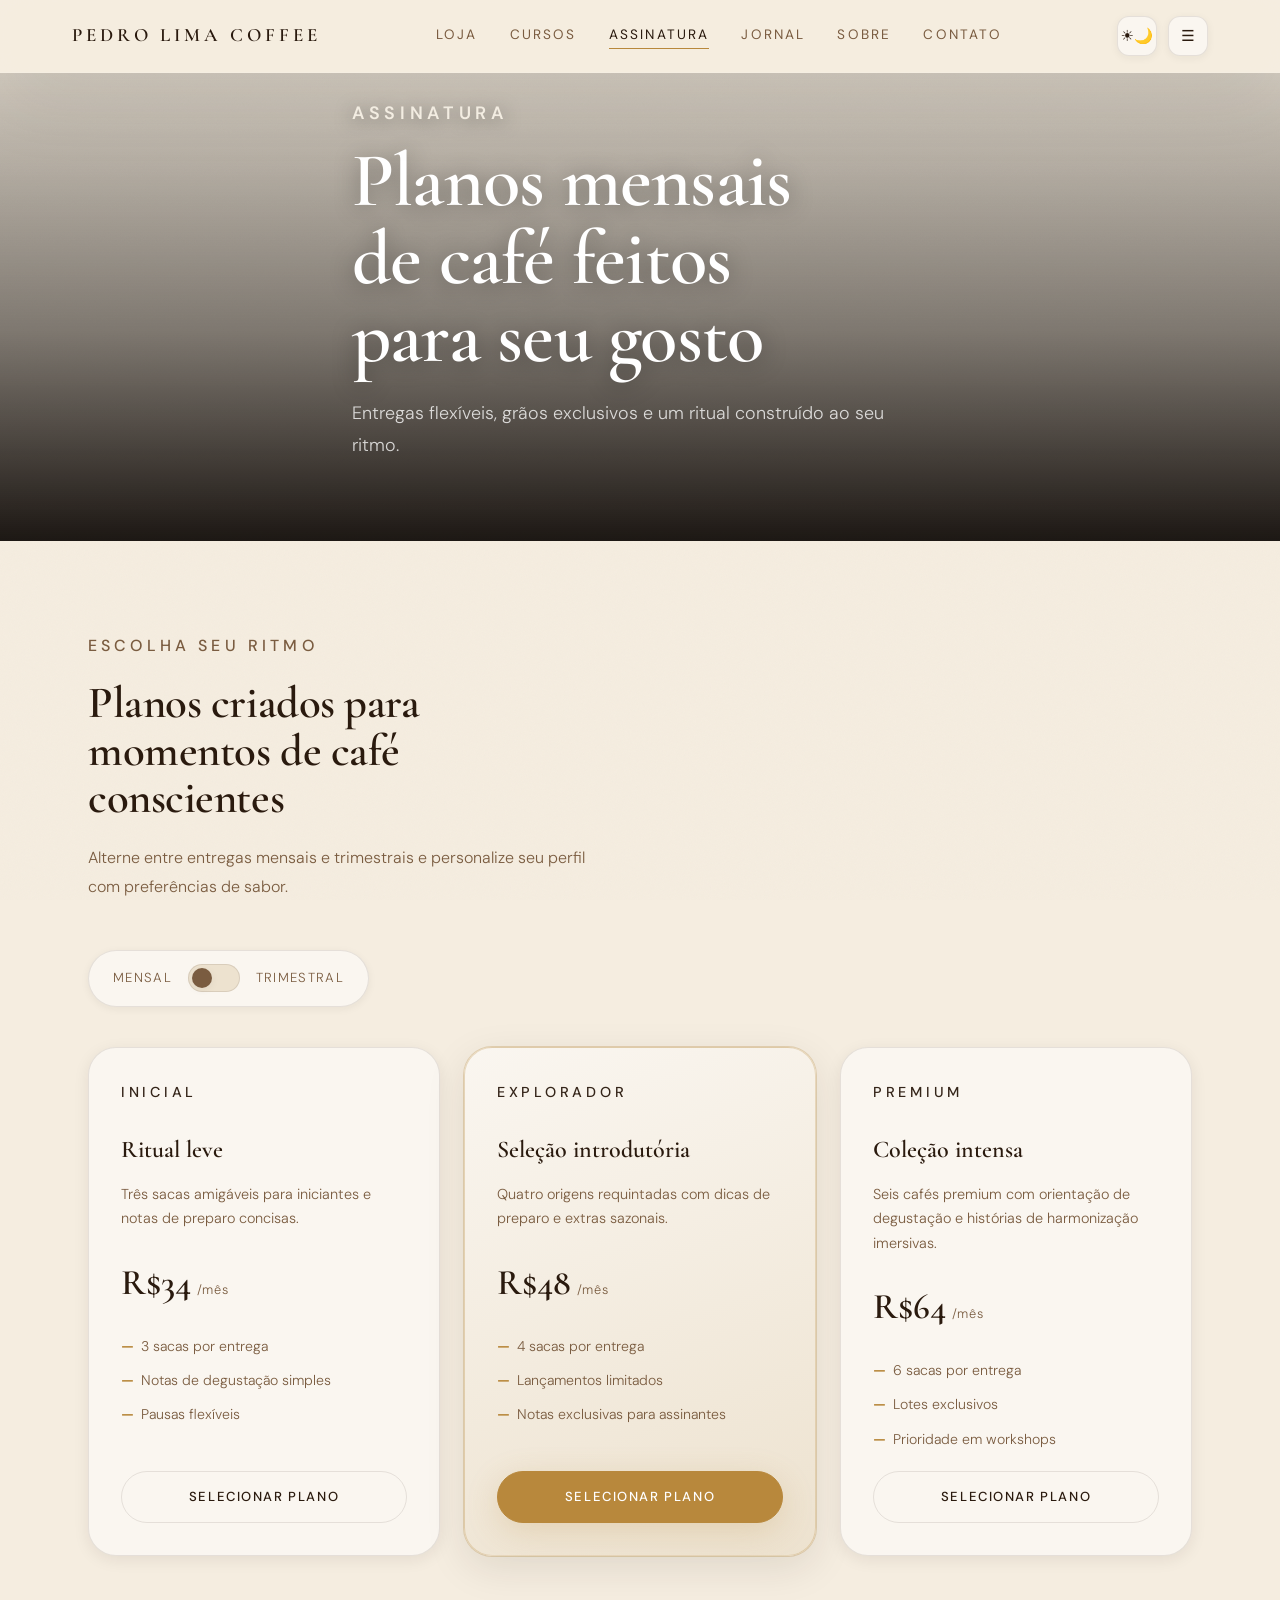
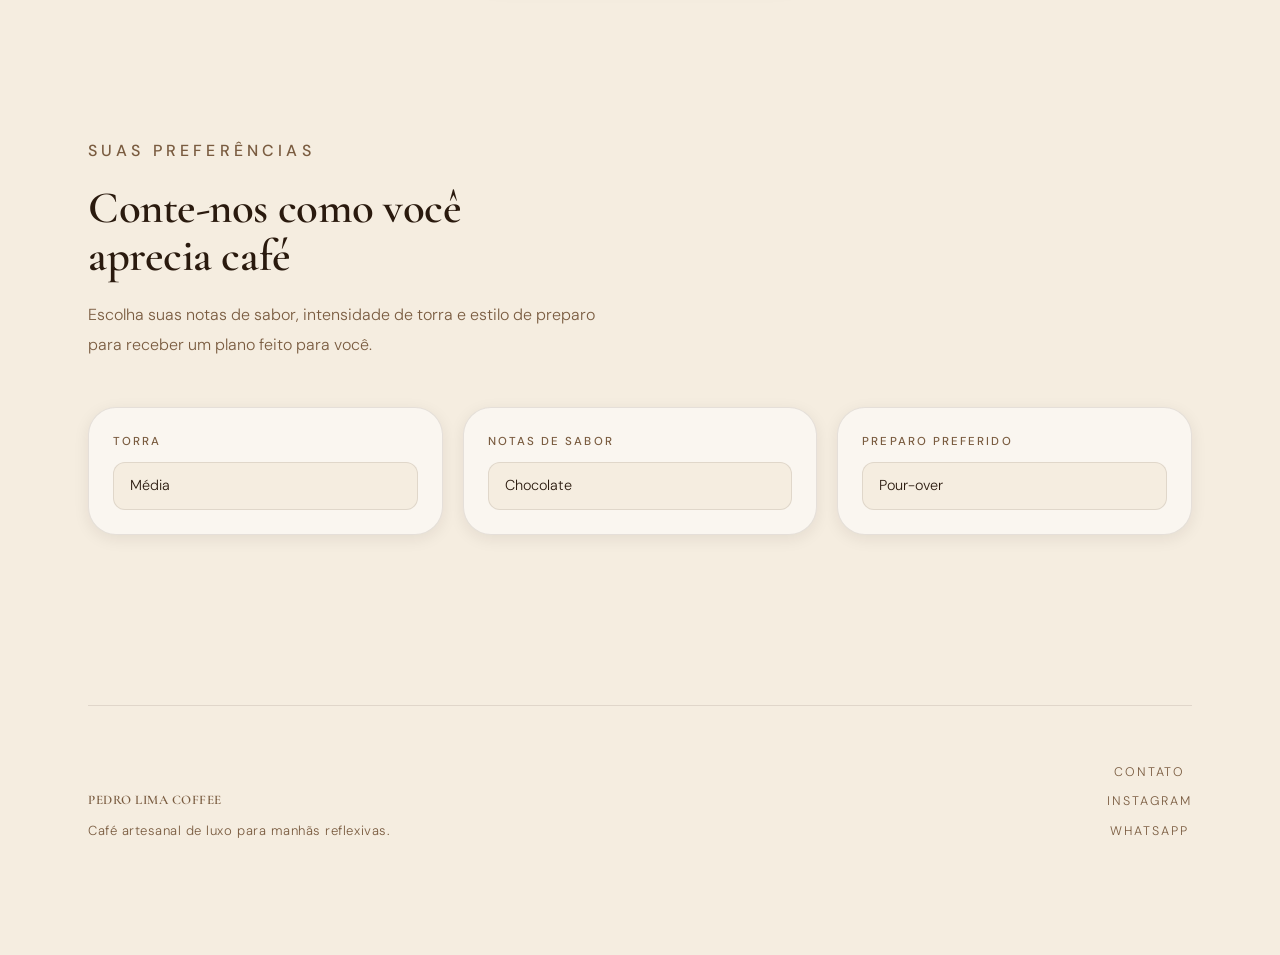
<file: subscription.html>
<!DOCTYPE html>
<html lang="pt-BR">
<head>
  <meta charset="UTF-8" />
  <link rel="icon" href="data:image/svg+xml,%3Csvg xmlns='http://www.w3.org/2000/svg' viewBox='0 0 100 100'%3E%3Ccircle cx='50' cy='50' r='48' fill='%23331f0d'/%3E%3Ctext x='50' y='62' font-size='55' text-anchor='middle' font-family='Inter,sans-serif' fill='%23fff'%3EP%3C/text%3E%3C/svg%3E" />
  <meta name="viewport" content="width=device-width, initial-scale=1.0" />
  <meta name="description" content="Assine o Pedro Lima Coffee e receba cafés exclusivos todo mês. Planos a partir de R$34 com entrega flexível." />
  <title>Planos de Assinatura | Pedro Lima Coffee</title>
  <link rel="preconnect" href="https://fonts.googleapis.com">
  <link rel="preconnect" href="https://fonts.gstatic.com" crossorigin>
  <link href="https://fonts.googleapis.com/css2?family=Cormorant+Garamond:wght@500;600;700&family=Inter:wght@400;500;600;700&display=swap" rel="stylesheet">
  <link rel="stylesheet" href="assets/css/style.css" />
</head>
<body>
  <div class="page-shell">
    <header class="site-header">
      <div class="site-header-inner">
        <a class="brand" href="index.html">Pedro Lima Coffee</a>
        <nav class="main-nav" aria-label="Navegação principal">
        <a href="shop.html">Loja</a>
        <a href="courses.html">Cursos</a>
        <a href="subscription.html" class="active">Assinatura</a>
        <a href="blog.html">Jornal</a>
        <a href="about.html">Sobre</a>
        <a href="contact.html">Contato</a>
      </nav>
      <div class="header-actions">
        <button class="icon-button" aria-label="Alternar tema" aria-live="polite" data-theme-toggle>
          <span class="icon-sun">☀</span>
          <span class="icon-moon">🌙</span>
          <span class="sr-only" id="theme-status">Tema claro ativado</span>
        </button>
        <button class="icon-button" aria-label="Abrir menu" data-menu-toggle>☰</button>
      </div>
      </div>
    </header>

    <nav class="mobile-nav" aria-label="Navegação móvel">
      <a href="shop.html">Loja</a>
      <a href="courses.html">Cursos</a>
      <a href="subscription.html">Assinatura</a>
      <a href="blog.html">Jornal</a>
      <a href="about.html">Sobre</a>
      <a href="contact.html">Contato</a>
    </nav>

    <main>
      <section class="page-hero page-hero-subscription">
        <div>
          <p class="eyebrow">Assinatura</p>
          <h1>Planos mensais de café feitos para seu gosto</h1>
          <p>Entregas flexíveis, grãos exclusivos e um ritual construído ao seu ritmo.</p>
        </div>
      </section>

      <section class="section section-subscription-plans" aria-labelledby="plans-title">
        <div class="section-intro">
          <p class="eyebrow">Escolha seu ritmo</p>
          <h2 id="plans-title">Planos criados para momentos de café conscientes</h2>
          <p>Alterne entre entregas mensais e trimestrais e personalize seu perfil com preferências de sabor.</p>
        </div>
        <div class="toggle-panel" aria-live="polite">
          <span>Mensal</span>
          <label class="toggle-switch">
            <input type="checkbox" id="planToggle">
            <span class="toggle-slider"></span>
          </label>
          <span>Trimestral</span>
        </div>
        <div class="plan-grid">
          <article class="plan-card" data-plan="Starter">
            <p class="eyebrow">Inicial</p>
            <h3>Ritual leve</h3>
            <p>Três sacas amigáveis para iniciantes e notas de preparo concisas.</p>
            <div class="plan-price"><span class="price-value">R$ 34</span><small>/mês</small></div>
            <ul class="feature-list">
              <li>3 sacas por entrega</li>
              <li>Notas de degustação simples</li>
              <li>Pausas flexíveis</li>
            </ul>
            <button class="button button-outline">Selecionar plano</button>
          </article>
          <article class="plan-card plan-featured" data-plan="Explorer">
            <p class="eyebrow">Explorador</p>
            <h3>Seleção introdutória</h3>
            <p>Quatro origens requintadas com dicas de preparo e extras sazonais.</p>
            <div class="plan-price"><span class="price-value">R$ 48</span><small>/mês</small></div>
            <ul class="feature-list">
              <li>4 sacas por entrega</li>
              <li>Lançamentos limitados</li>
              <li>Notas exclusivas para assinantes</li>
            </ul>
            <button class="button button-primary">Selecionar plano</button>
          </article>
          <article class="plan-card" data-plan="Premium">
            <p class="eyebrow">Premium</p>
            <h3>Coleção intensa</h3>
            <p>Seis cafés premium com orientação de degustação e histórias de harmonização imersivas.</p>
            <div class="plan-price"><span class="price-value">R$ 64</span><small>/mês</small></div>
            <ul class="feature-list">
              <li>6 sacas por entrega</li>
              <li>Lotes exclusivos</li>
              <li>Prioridade em workshops</li>
            </ul>
            <button class="button button-outline">Selecionar plano</button>
          </article>
        </div>
      </section>

      <section class="section section-profile" aria-labelledby="preference-title">
        <div class="section-intro">
          <p class="eyebrow">Suas preferências</p>
          <h2 id="preference-title">Conte-nos como você aprecia café</h2>
          <p>Escolha suas notas de sabor, intensidade de torra e estilo de preparo para receber um plano feito para você.</p>
        </div>
        <div class="preference-grid">
          <label class="preference-card">
            <span>Torra</span>
            <select>
              <option>Média</option>
              <option>Clara</option>
              <option>Escura</option>
            </select>
          </label>
          <label class="preference-card">
            <span>Notas de sabor</span>
            <select>
              <option>Chocolate</option>
              <option>Floral</option>
              <option>Cítrica</option>
            </select>
          </label>
          <label class="preference-card">
            <span>Preparo preferido</span>
            <select>
              <option>Pour-over</option>
              <option>Espresso</option>
              <option>French press</option>
            </select>
          </label>
        </div>
      </section>
    </main>

    <footer class="site-footer">
      <div>
        <p class="brand-footer">Pedro Lima Coffee</p>
        <p>Café artesanal de luxo para manhãs reflexivas.</p>
      </div>
      <div class="footer-links">
        <a href="contact.html">Contato</a>
        <a href="https://www.instagram.com/pedrolimacoffee" target="_blank" rel="noopener noreferrer">Instagram</a>
        <a href="https://wa.me/5511999999999" target="_blank" rel="noopener noreferrer">WhatsApp</a>
      </div>
    </footer>
  </div>

  <script src="assets/js/app.js"></script>
</body>
</html>
</file>
<file: assets/css/style.css>
/* ============================================================
   PEDRO LIMA COFFEE — Design System
   Aesthetic: Luxury Editorial · Warm Terroir · Sensory Refinement
   ============================================================ */

@import url('https://fonts.googleapis.com/css2?family=Cormorant+Garamond:ital,wght@0,400;0,500;0,600;0,700;1,400;1,600&family=DM+Sans:ital,opsz,wght@0,9..40,300;0,9..40,400;0,9..40,500;1,9..40,300&display=swap');

/* ── Tokens ─────────────────────────────────────────────── */
:root {
  color-scheme: light;

  /* Palette */
  --cream:        #f5ede0;
  --cream-deep:   #ede2cf;
  --parchment:    #faf6f0;
  --bark:         #2a1a0e;
  --bark-mid:     #4a3020;
  --bark-light:   #7a5c40;
  --gold:         #b8883c;
  --gold-warm:    #d4a85a;
  --gold-muted:   #c9a06a;
  --espresso:     #1a0f07;

  /* Semantic */
  --bg:           var(--cream);
  --surface:      var(--parchment);
  --surface-2:    var(--cream-deep);
  --text:         var(--bark);
  --text-mid:     var(--bark-mid);
  --text-muted:   var(--bark-light);
  --accent:       var(--gold);
  --accent-warm:  var(--gold-warm);
  --border:       rgba(42, 26, 14, 0.10);
  --border-gold:  rgba(184, 136, 60, 0.28);

  /* Shadows */
  --shadow-xs:    0 2px 8px rgba(42,26,14,0.06);
  --shadow-sm:    0 4px 16px rgba(42,26,14,0.08);
  --shadow-md:    0 12px 40px rgba(42,26,14,0.10);
  --shadow-lg:    0 24px 64px rgba(42,26,14,0.12);
  --shadow-xl:    0 40px 100px rgba(42,26,14,0.16);
  --shadow-gold:  0 8px 32px rgba(184,136,60,0.22);

  /* Shape */
  --radius-xs:    6px;
  --radius-sm:    12px;
  --radius:       20px;
  --radius-lg:    28px;
  --radius-xl:    40px;

  /* Motion */
  --ease-out:     cubic-bezier(0.16, 1, 0.3, 1);
  --ease-in-out:  cubic-bezier(0.4, 0, 0.2, 1);
  --dur-fast:     160ms;
  --dur-mid:      280ms;
  --dur-slow:     480ms;

  /* Layout */
  --max-width:    1200px;
  --gutter:       clamp(20px, 4vw, 48px);
}

[data-theme="dark"] {
  color-scheme: dark;
  --bg:           #100a05;
  --surface:      #1c1208;
  --surface-2:    #261a0f;
  --text:         #f2e8d8;
  --text-mid:     #d4bfa0;
  --text-muted:   #9e7e60;
  --accent:       #c99848;
  --accent-warm:  #ddb060;
  --border:       rgba(242,232,216,0.10);
  --border-gold:  rgba(201,152,72,0.25);
  --shadow-xs:    0 2px 8px rgba(0,0,0,0.3);
  --shadow-sm:    0 4px 16px rgba(0,0,0,0.35);
  --shadow-md:    0 12px 40px rgba(0,0,0,0.4);
  --shadow-lg:    0 24px 64px rgba(0,0,0,0.45);
  --shadow-xl:    0 40px 100px rgba(0,0,0,0.5);
}

/* ── Reset & Base ───────────────────────────────────────── */
*, *::before, *::after { box-sizing: border-box; margin: 0; }

html {
  scroll-behavior: smooth;
  -webkit-font-smoothing: antialiased;
  text-rendering: optimizeLegibility;
}

body {
  font-family: 'DM Sans', system-ui, sans-serif;
  font-size: clamp(15px, 1.1vw, 17px);
  font-weight: 300;
  line-height: 1.75;
  background: var(--bg);
  color: var(--text);
  transition:
    background-color var(--dur-slow) var(--ease-in-out),
    color var(--dur-slow) var(--ease-in-out);
  min-height: 100vh;
  overflow-x: hidden;
}

/* Grain texture overlay */
body::before {
  content: '';
  position: fixed;
  inset: 0;
  pointer-events: none;
  z-index: 0;
  opacity: 0.028;
  background-image: url("data:image/svg+xml,%3Csvg viewBox='0 0 256 256' xmlns='http://www.w3.org/2000/svg'%3E%3Cfilter id='n'%3E%3CfeTurbulence type='fractalNoise' baseFrequency='0.9' numOctaves='4' stitchTiles='stitch'/%3E%3C/filter%3E%3Crect width='100%25' height='100%25' filter='url(%23n)'/%3E%3C/svg%3E");
  background-repeat: repeat;
  background-size: 200px;
}

img { max-width: 100%; display: block; }
a { color: inherit; text-decoration: none; }
ul { list-style: none; padding: 0; }

button, input, textarea, select { font: inherit; }
button { border: none; cursor: pointer; background: none; }

.sr-only {
  position: absolute; width: 1px; height: 1px;
  padding: 0; overflow: hidden; clip: rect(0,0,0,0);
  white-space: nowrap; border: 0;
}

/* ── Page Shell ─────────────────────────────────────────── */
.page-shell {
  position: relative;
  z-index: 1;
  max-width: var(--max-width);
  margin: 0 auto;
  padding: 0 var(--gutter) 80px;
}

/* ── Header ─────────────────────────────────────────────── */
.site-header {
  position: sticky;
  top: 0;
  z-index: 100;
  width: 100vw;
  margin-left: calc(50% - 50vw);
  padding: 1rem 0;
  background: color-mix(in srgb, var(--bg) 92%, transparent);
  backdrop-filter: blur(24px) saturate(160%);
  -webkit-backdrop-filter: blur(24px) saturate(160%);
  border-bottom: 1px solid rgba(255,255,255,0.08);
  box-shadow: 0 24px 80px rgba(10, 5, 2, 0.08);
}

.site-header-inner {
  max-width: var(--max-width);
  margin: 0 auto;
  padding: 0 clamp(1rem, 4vw, 2rem);
  display: flex;
  align-items: center;
  justify-content: space-between;
  gap: 2rem;
}

.brand {
  font-family: 'Cormorant Garamond', serif;
  font-size: 1.18rem;
  font-weight: 600;
  letter-spacing: 0.22em;
  text-transform: uppercase;
  color: var(--text);
  flex-shrink: 0;
  position: relative;
}

.brand::after {
  content: '';
  position: absolute;
  bottom: -3px;
  left: 0;
  right: 0;
  height: 1px;
  background: var(--accent);
  transform: scaleX(0);
  transform-origin: left;
  transition: transform var(--dur-mid) var(--ease-out);
}
.brand:hover::after { transform: scaleX(1); }

.main-nav {
  display: flex;
  align-items: center;
  justify-content: center;
  flex: 1;
  gap: 2rem;
}

.main-nav a {
  font-size: 0.85rem;
  font-weight: 400;
  letter-spacing: 0.16em;
  text-transform: uppercase;
  color: var(--text-muted);
  position: relative;
  padding-bottom: 2px;
  transition: color var(--dur-fast) var(--ease-out);
}

.main-nav a::after {
  content: '';
  position: absolute;
  left: 0; bottom: 0;
  width: 0; height: 1px;
  background: var(--accent);
  transition: width var(--dur-mid) var(--ease-out);
}

.main-nav a:hover,
.main-nav a.active { color: var(--text); }

.main-nav a:hover::after,
.main-nav a.active::after { width: 100%; }

.header-actions {
  display: flex;
  gap: 0.7rem;
  align-items: center;
  margin-left: auto;
}

.icon-button {
  width: 40px;
  height: 40px;
  display: inline-flex;
  align-items: center;
  justify-content: center;
  border-radius: var(--radius-sm);
  background: var(--surface);
  color: var(--text);
  border: 1px solid var(--border);
  box-shadow: var(--shadow-xs);
  transition:
    background var(--dur-fast) var(--ease-out),
    box-shadow var(--dur-fast) var(--ease-out),
    transform var(--dur-fast) var(--ease-out);
  font-size: 0.95rem;
}
.icon-button:hover {
  background: var(--surface-2);
  box-shadow: var(--shadow-sm);
  transform: translateY(-1px);
}

/* Mobile nav */
.mobile-nav {
  display: none;
  flex-direction: column;
  gap: 0;
  background: var(--surface);
  border: 1px solid var(--border);
  border-radius: var(--radius);
  overflow: hidden;
  box-shadow: var(--shadow-lg);
}

.mobile-nav a {
  display: block;
  padding: 0.95rem 1.5rem;
  font-size: 0.85rem;
  letter-spacing: 0.12em;
  text-transform: uppercase;
  color: var(--text-muted);
  border-bottom: 1px solid var(--border);
  transition: color var(--dur-fast), background var(--dur-fast);
}
.mobile-nav a:last-child { border-bottom: none; }
.mobile-nav a:hover { color: var(--text); background: var(--surface-2); }

.mobile-nav.open { display: flex; }

/* ── Footer ─────────────────────────────────────────────── */
.site-footer {
  margin-top: 5rem;
  padding: 3.5rem 0 2rem;
  border-top: 1px solid var(--border);
  display: flex;
  align-items: flex-end;
  justify-content: space-between;
  gap: 2rem;
}

.brand-footer {
  font-family: 'Cormorant Garamond', serif;
  font-size: 1rem;
  letter-spacing: 0.2em;
  text-transform: uppercase;
  font-weight: 600;
  color: var(--text);
}

.site-footer > div {
  display: flex;
  flex-direction: column;
  gap: 0.5rem;
}

.site-footer p {
  font-size: 0.82rem;
  color: var(--text-muted);
  letter-spacing: 0.04em;
}

.footer-links {
  display: flex;
  gap: 2rem;
  flex-wrap: wrap;
  align-items: center;
}

.footer-links a {
  font-size: 0.78rem;
  letter-spacing: 0.16em;
  text-transform: uppercase;
  color: var(--text-muted);
  transition: color var(--dur-fast);
  position: relative;
}
.footer-links a::after {
  content: '';
  position: absolute;
  bottom: -2px; left: 0;
  width: 0; height: 1px;
  background: var(--accent);
  transition: width var(--dur-mid) var(--ease-out);
}
.footer-links a:hover { color: var(--text); }
.footer-links a:hover::after { width: 100%; }

/* ── Eyebrow ────────────────────────────────────────────── */
.eyebrow {
  display: inline-block;
  font-size: 0.72rem;
  font-weight: 500;
  letter-spacing: 0.26em;
  text-transform: uppercase;
  color: color-mix(in srgb, var(--accent) 72%, var(--text) 28%);
  margin-bottom: 0.75rem;
}

/* Ensure eyebrow labels are readable on surface card backgrounds */
.course-card .eyebrow,
.feature-card .eyebrow,
.blog-card .eyebrow,
.product-card .eyebrow,
.plan-card .eyebrow,
.value-card .eyebrow,
.testimonial-card .eyebrow,
.article-card .eyebrow {
  color: var(--text);
  opacity: 0.95;
}

/* ── Typography ─────────────────────────────────────────── */
h1, h2, h3, h4 {
  font-family: 'Cormorant Garamond', serif;
  line-height: 1.05;
  font-weight: 600;
  color: var(--text);
}

h1 { font-size: clamp(2.8rem, 5.5vw, 5rem); letter-spacing: -0.01em; }
h2 { font-size: clamp(2rem, 3.5vw, 3.5rem); letter-spacing: -0.01em; }
h3 { font-size: clamp(1.3rem, 2vw, 1.75rem); }

/* ── Hero ───────────────────────────────────────────────── */
.hero-section,
.page-hero {
  position: relative;
  left: 50%;
  transform: translateX(-50%);
  width: 100vw;
  min-height: calc(90vh - 70px);
  display: flex;
  align-items: flex-end;
  padding: 0 0 5rem;
  overflow: hidden;
  border-radius: 0;
  margin-top: 0;
}

.hero-section::after,
.page-hero::after {
  content: '';
  position: absolute;
  inset: 0;
  background: linear-gradient(
    to top,
    rgba(10, 5, 2, 0.92) 0%,
    rgba(10, 5, 2, 0.5) 45%,
    rgba(10, 5, 2, 0.15) 100%
  );
}

.hero-home {
  background-image: url('https://images.unsplash.com/photo-1511920170033-f8396924c348?auto=format&fit=crop&w=1800&q=80');
  background-size: cover;
  background-position: center 40%;
}

.page-hero-shop {
  background-image: url('https://images.unsplash.com/photo-1461023058943-07fcbe16d735?auto=format&fit=crop&w=1800&q=80');
  background-size: cover;
  background-position: center;
}

.page-hero-courses {
  background-image: url('https://images.unsplash.com/photo-1495474472287-4d71bcdd2085?auto=format&fit=crop&w=1800&q=80');
  background-size: cover;
  background-position: center;
}

.page-hero-subscription {
  background-image: url('https://images.unsplash.com/photo-1509042239860-f550ce710b93?auto=format&fit=crop&w=1800&q=80');
  background-size: cover;
  background-position: center;
}

.page-hero-blog {
  background-image: url('https://images.unsplash.com/photo-1461023058943-07fcbe16d735?auto=format&fit=crop&w=1800&q=80');
  background-size: cover;
  background-position: center;
}

.page-hero-about {
  background-image: url('https://images.unsplash.com/photo-1442512595331-e89e73853f31?auto=format&fit=crop&w=1800&q=80');
  background-size: cover;
  background-position: center 30%;
}

.page-hero-contact {
  background-image: url('https://images.unsplash.com/photo-1497935586351-b67a49e012bf?auto=format&fit=crop&w=1800&q=80');
  background-size: cover;
  background-position: center;
}

.hero-copy,
.page-hero > div {
  position: relative;
  z-index: 2;
  padding: 0 clamp(1.5rem, 5vw, 3.5rem);
  max-width: 820px;
  margin-inline: auto;
}

.hero-copy h1,
.page-hero h1 {
  color: #fff;
  font-size: clamp(2.8rem, 6vw, 5.5rem);
  line-height: 1.02;
  text-shadow: 0 2px 24px rgba(0,0,0,0.4);
  max-width: 14ch;
  margin-bottom: 1.25rem;
}

.hero-copy p,
.page-hero p {
  color: rgba(255,255,255,0.78);
  font-size: clamp(1rem, 1.4vw, 1.15rem);
  font-weight: 300;
  max-width: 48ch;
  line-height: 1.8;
}

.page-hero .eyebrow {
  color: color-mix(in srgb, white 86%, var(--gold-warm) 14%);
  opacity: 1;
  text-shadow: 0 3px 18px rgba(0,0,0,0.5);
  font-weight: 600;
}

.hero-actions {
  display: flex;
  flex-wrap: wrap;
  gap: 0.85rem;
  margin-top: 2.25rem;
}

/* ── Sections ───────────────────────────────────────────── */
.section {
  padding: clamp(3.5rem, 7vw, 6rem) 0;
}

.section-intro {
  margin-bottom: 3rem;
}

.section-intro h2 {
  margin: 0.5rem 0 1.25rem;
  max-width: 22ch;
  line-height: 1.06;
}

.section-intro p {
  font-size: 1rem;
  color: var(--text-muted);
  max-width: 48ch;
  line-height: 1.85;
}

/* ── Buttons ────────────────────────────────────────────── */
.button {
  display: inline-flex;
  align-items: center;
  justify-content: center;
  gap: 0.5rem;
  padding: 0.85rem 2rem;
  border-radius: 999px;
  font-size: 0.82rem;
  font-weight: 500;
  letter-spacing: 0.12em;
  text-transform: uppercase;
  transition:
    transform var(--dur-fast) var(--ease-out),
    background var(--dur-fast) var(--ease-out),
    box-shadow var(--dur-mid) var(--ease-out),
    color var(--dur-fast) var(--ease-out),
    border-color var(--dur-fast) var(--ease-out);
  white-space: nowrap;
  cursor: pointer;
  border: 1px solid transparent;
}

.button-primary {
  background: var(--accent);
  color: #fff;
  border-color: var(--accent);
  box-shadow: var(--shadow-gold);
}
.button-primary:hover {
  background: var(--accent-warm);
  border-color: var(--accent-warm);
  transform: translateY(-2px);
  box-shadow: 0 12px 40px rgba(184,136,60,0.32);
}

.button-outline {
  background: transparent;
  color: var(--text);
  border-color: var(--border);
}
.button-outline:hover {
  background: rgba(0,0,0,0.04);
  border-color: var(--accent);
  color: var(--text);
  transform: translateY(-2px);
}

/* Keep white outline variant when placed over dark hero/backgrounds */
.page-hero .button-outline,
.page-hero .button-outline:hover {
  color: #fff;
  border-color: rgba(255,255,255,0.4);
}
.page-hero .button-outline:hover {
  background: rgba(255,255,255,0.12);
  border-color: rgba(255,255,255,0.7);
}

.button-secondary {
  background: var(--surface);
  color: var(--text);
  border-color: var(--border);
  box-shadow: var(--shadow-sm);
}
.button-secondary:hover {
  background: var(--surface-2);
  transform: translateY(-1px);
  box-shadow: var(--shadow-md);
}

.button-small {
  display: inline-flex;
  align-items: center;
  padding: 0.55rem 1.25rem;
  border-radius: 999px;
  font-size: 0.76rem;
  font-weight: 500;
  letter-spacing: 0.1em;
  text-transform: uppercase;
  background: var(--accent);
  color: #fff;
  cursor: pointer;
  border: 1px solid var(--accent);
  transition: transform var(--dur-fast), box-shadow var(--dur-fast), background var(--dur-fast);
}
.button-small:hover {
  background: var(--accent-warm);
  transform: translateY(-1px);
  box-shadow: var(--shadow-gold);
}

.button-link {
  display: inline-flex;
  align-items: center;
  gap: 0.4rem;
  font-size: 0.8rem;
  font-weight: 500;
  letter-spacing: 0.12em;
  text-transform: uppercase;
  color: var(--accent);
  cursor: pointer;
  transition: gap var(--dur-fast), opacity var(--dur-fast);
}
.button-link::after { content: '→'; }
.button-link:hover { gap: 0.65rem; opacity: 0.8; }

.button-block { width: 100%; }

/* ── Cards — Base ───────────────────────────────────────── */
.feature-card,
.course-card,
.blog-card,
.review-card,
.value-card,
.article-card,
.info-card,
.plan-card,
.product-card,
.preference-card,
.testimonial-card {
  background: var(--surface);
  border: 1px solid var(--border);
  border-radius: var(--radius-lg);
  box-shadow: var(--shadow-sm);
  transition:
    transform var(--dur-mid) var(--ease-out),
    box-shadow var(--dur-mid) var(--ease-out),
    border-color var(--dur-mid) var(--ease-out);
}

/* ── Feature Cards (homepage highlight) ─────────────────── */
.highlight-grid {
  display: grid;
  grid-template-columns: 1.35fr 1fr;
  gap: 1.5rem;
}

.feature-card {
  display: grid;
  grid-template-rows: 320px auto;
  overflow: hidden;
  border-radius: var(--radius-lg);
  padding: 0;
}

.feature-media {
  background-size: cover;
  background-position: center;
  transition: transform var(--dur-slow) var(--ease-out);
}
.feature-card:hover .feature-media { transform: scale(1.04); }

.feature-card > div:last-child {
  padding: 1.75rem 2rem 2rem;
  display: flex;
  flex-direction: column;
  gap: 0.75rem;
}

.feature-card h3 { font-size: 1.5rem; margin-bottom: 0.25rem; }
.feature-card p { font-size: 0.92rem; color: var(--text-muted); line-height: 1.7; }

.feature-card:hover {
  transform: translateY(-4px);
  box-shadow: var(--shadow-lg);
  border-color: var(--border-gold);
}

/* ── Product Cards ──────────────────────────────────────── */
.product-grid {
  display: grid;
  grid-template-columns: repeat(auto-fill, minmax(280px, 1fr));
  gap: 1.5rem;
}

.product-card {
  overflow: hidden;
  padding: 0;
  display: flex;
  flex-direction: column;
}

.product-media {
  height: 240px;
  background-size: cover;
  background-position: center;
  transition: transform var(--dur-slow) var(--ease-out);
}
.product-card:hover .product-media { transform: scale(1.05); }
.product-card:hover {
  transform: translateY(-4px);
  box-shadow: var(--shadow-md);
  border-color: var(--border-gold);
}

.product-content {
  padding: 1.5rem;
  display: flex;
  flex-direction: column;
  gap: 0.6rem;
  flex: 1;
}

.product-content h3 { font-size: 1.25rem; }
.product-content p { font-size: 0.9rem; color: var(--text-muted); line-height: 1.65; }

.product-meta {
  display: flex;
  gap: 0.5rem;
  flex-wrap: wrap;
  margin-top: auto;
  padding-top: 0.5rem;
}

.product-meta span {
  font-size: 0.72rem;
  font-weight: 500;
  letter-spacing: 0.1em;
  text-transform: uppercase;
  color: var(--text-muted);
  background: var(--surface-2);
  padding: 0.3rem 0.75rem;
  border-radius: 999px;
  border: 1px solid var(--border);
}

.card-foot {
  display: flex;
  align-items: center;
  justify-content: space-between;
  gap: 1rem;
  padding-top: 0.75rem;
  border-top: 1px solid var(--border);
  margin-top: 0.5rem;
}

.card-foot strong { font-size: 1.1rem; font-family: 'Cormorant Garamond', serif; }

/* Skeleton */
.loading {
  min-height: 320px;
  display: grid;
  grid-template-columns: repeat(auto-fill, minmax(280px, 1fr));
  gap: 1.5rem;
}

.skeleton-card {
  border-radius: var(--radius-lg);
  background: linear-gradient(
    90deg,
    var(--surface-2) 25%,
    var(--surface) 37%,
    var(--surface-2) 63%
  );
  background-size: 400% 100%;
  animation: shimmer 1.4s ease infinite;
  min-height: 360px;
}

@keyframes shimmer {
  0% { background-position: 100% 50%; }
  100% { background-position: 0% 50%; }
}

/* ── Empty State ────────────────────────────────────────── */
.empty-state {
  grid-column: 1 / -1;
  text-align: center;
  padding: 4rem 2rem;
  color: var(--text-muted);
}
.empty-state p {
  font-size: 1rem;
  margin-bottom: 1.5rem;
}

/* ── Filters ────────────────────────────────────────────── */
.filter-grid {
  display: flex;
  flex-wrap: wrap;
  gap: 2rem;
}

.filter-group {
  display: flex;
  flex-direction: column;
  gap: 0.75rem;
  flex: 1;
  min-width: 160px;
}

.filter-group > span {
  font-size: 0.72rem;
  letter-spacing: 0.18em;
  text-transform: uppercase;
  color: var(--text-muted);
  font-weight: 500;
}

.filter-pill {
  padding: 0.55rem 1.1rem;
  border-radius: 999px;
  border: 1px solid var(--border);
  background: var(--surface);
  color: var(--text-muted);
  font-size: 0.8rem;
  font-weight: 400;
  cursor: pointer;
  transition:
    background var(--dur-fast),
    color var(--dur-fast),
    border-color var(--dur-fast),
    box-shadow var(--dur-fast);
  text-align: left;
}
.filter-pill:hover {
  border-color: var(--accent);
  color: var(--text);
}
.filter-pill.active {
  background: var(--accent);
  color: #fff;
  border-color: var(--accent);
  box-shadow: var(--shadow-gold);
}

/* ── Cart ───────────────────────────────────────────────── */
.cart-panel {
  position: fixed;
  right: clamp(16px, 3vw, 28px);
  top: 80px;
  width: min(380px, calc(100vw - 32px));
  max-height: calc(100vh - 120px);
  overflow: hidden;
  transform: translateX(120%) scale(0.96);
  opacity: 0;
  transition:
    transform var(--dur-mid) var(--ease-out),
    opacity var(--dur-mid) var(--ease-out);
  background: var(--surface);
  border: 1px solid var(--border);
  box-shadow: var(--shadow-xl);
  border-radius: var(--radius-lg);
  display: flex;
  flex-direction: column;
  z-index: 200;
}

.cart-panel.open {
  transform: translateX(0) scale(1);
  opacity: 1;
}

.cart-header {
  display: flex;
  align-items: center;
  justify-content: space-between;
  padding: 1.5rem 1.75rem 1rem;
  border-bottom: 1px solid var(--border);
}

.cart-header h3 {
  font-size: 1.15rem;
  font-family: 'Cormorant Garamond', serif;
}

.cart-items {
  flex: 1;
  overflow-y: auto;
  padding: 1rem 1.75rem;
  scrollbar-width: thin;
  scrollbar-color: var(--border) transparent;
}

.cart-item {
  display: flex;
  align-items: flex-start;
  justify-content: space-between;
  gap: 1rem;
  padding: 1rem 0;
  border-bottom: 1px solid var(--border);
}
.cart-item:last-child { border-bottom: none; }

.cart-product {
  display: flex;
  flex-direction: column;
  gap: 0.25rem;
}
.cart-product strong { font-size: 0.9rem; }
.cart-product span { font-size: 0.82rem; color: var(--text-muted); }

.cart-item button {
  font-size: 1.1rem;
  color: var(--text-muted);
  line-height: 1;
  padding: 2px 6px;
  border-radius: var(--radius-xs);
  transition: color var(--dur-fast), background var(--dur-fast);
}
.cart-item button:hover { color: #c0392b; background: rgba(192,57,43,0.08); }

.cart-summary {
  padding: 1.25rem 1.75rem 1.75rem;
  border-top: 1px solid var(--border);
  display: flex;
  flex-direction: column;
  gap: 1rem;
}

.cart-summary > div {
  display: flex;
  justify-content: space-between;
  align-items: center;
}
.cart-summary span { font-size: 0.82rem; color: var(--text-muted); text-transform: uppercase; letter-spacing: 0.1em; }
.cart-summary strong { font-size: 1.2rem; font-family: 'Cormorant Garamond', serif; }

.cart-float {
  position: fixed;
  right: clamp(16px, 3vw, 28px);
  bottom: clamp(16px, 3vw, 28px);
  width: 54px;
  height: 54px;
  border-radius: 50%;
  background: var(--accent);
  color: #fff;
  font-size: 1.1rem;
  box-shadow: var(--shadow-gold);
  display: grid;
  place-items: center;
  z-index: 150;
  cursor: pointer;
  border: none;
  transition: transform var(--dur-fast) var(--ease-out), box-shadow var(--dur-fast);
}
.cart-float:hover { transform: scale(1.08); box-shadow: 0 16px 48px rgba(184,136,60,0.38); }

.cart-count {
  position: absolute;
  top: 6px;
  right: 4px;
  min-width: 18px;
  height: 18px;
  padding: 0 4px;
  border-radius: 999px;
  background: #9b2226;
  color: #fff;
  font-size: 10px;
  font-weight: 600;
  display: none;
  align-items: center;
  justify-content: center;
  line-height: 1;
  transition: transform var(--dur-fast) var(--ease-out);
}

.cart-count.bump { animation: bump 200ms var(--ease-out); }
@keyframes bump {
  0% { transform: scale(1); }
  50% { transform: scale(1.5); }
  100% { transform: scale(1); }
}

/* ── Course Cards ───────────────────────────────────────── */
.course-grid {
  display: grid;
  grid-template-columns: repeat(auto-fill, minmax(280px, 1fr));
  gap: 1.5rem;
}

.course-card {
  padding: 2rem;
  display: flex;
  flex-direction: column;
  gap: 1rem;
}
.course-card:hover {
  transform: translateY(-3px);
  box-shadow: var(--shadow-md);
  border-color: var(--border-gold);
}

.course-card h3 { font-size: 1.4rem; }
.course-card p { font-size: 0.92rem; color: var(--text-muted); line-height: 1.7; flex: 1; }

.course-meta {
  font-size: 0.75rem;
  letter-spacing: 0.12em;
  text-transform: uppercase;
  color: var(--text-muted);
  padding: 0.4rem 0;
  border-top: 1px solid var(--border);
}

.course-large {
  grid-column: span 1;
  background: linear-gradient(135deg, var(--surface), var(--surface-2));
  border-color: var(--border-gold);
}

/* ── Blog Cards ─────────────────────────────────────────── */
.blog-grid {
  display: grid;
  grid-template-columns: repeat(auto-fill, minmax(280px, 1fr));
  gap: 1.5rem;
}

.blog-card {
  padding: 2rem;
  display: flex;
  flex-direction: column;
  gap: 0.75rem;
}
.blog-card:hover {
  transform: translateY(-3px);
  box-shadow: var(--shadow-md);
  border-color: var(--border-gold);
}
.blog-card h3 { font-size: 1.35rem; }
.blog-card p { font-size: 0.9rem; color: var(--text-muted); line-height: 1.7; flex: 1; }

.article-list {
  display: grid;
  grid-template-columns: repeat(auto-fill, minmax(280px, 1fr));
  gap: 1.5rem;
}

.article-card {
  padding: 2rem;
  display: flex;
  flex-direction: column;
  gap: 0.75rem;
}
.article-card:hover {
  transform: translateY(-3px);
  box-shadow: var(--shadow-md);
}
.article-card h3 { font-size: 1.2rem; }
.article-card p { font-size: 0.9rem; color: var(--text-muted); line-height: 1.7; flex: 1; }

/* ── Value / Story Cards ────────────────────────────────── */
.value-grid {
  display: grid;
  grid-template-columns: repeat(auto-fit, minmax(240px, 1fr));
  gap: 1.5rem;
}

.value-card {
  padding: 2rem;
  position: relative;
  overflow: hidden;
}
.value-card::before {
  content: '';
  position: absolute;
  top: 0; left: 0;
  width: 3px;
  height: 0;
  background: var(--accent);
  border-radius: 0 0 var(--radius-xs) var(--radius-xs);
  transition: height var(--dur-slow) var(--ease-out);
}
.value-card:hover::before { height: 100%; }
.value-card h3 { font-size: 1.35rem; margin-bottom: 0.75rem; }
.value-card p { font-size: 0.9rem; color: var(--text-muted); line-height: 1.7; }

.about-grid,
.story-grid {
  display: grid;
  grid-template-columns: 1fr 1fr;
  gap: 2rem;
}

.about-copy,
.story-panel {
  background: var(--surface);
  border: 1px solid var(--border);
  border-radius: var(--radius-lg);
  padding: 2rem;
  box-shadow: var(--shadow-sm);
}
.about-copy h3,
.story-panel h3 { font-size: 1.4rem; margin-bottom: 0.75rem; }
.about-copy p,
.story-panel p { font-size: 0.92rem; color: var(--text-muted); line-height: 1.8; }

/* ── Subscription Plans ─────────────────────────────────── */
.plan-grid {
  display: grid;
  grid-template-columns: repeat(auto-fit, minmax(260px, 1fr));
  gap: 1.5rem;
}

.plan-card {
  padding: 2rem;
  display: flex;
  flex-direction: column;
  gap: 1.25rem;
}
.plan-card:hover {
  transform: translateY(-4px);
  box-shadow: var(--shadow-lg);
}

.plan-card h3 { font-size: 1.5rem; }
.plan-card p { font-size: 0.9rem; color: var(--text-muted); line-height: 1.7; }

.plan-card.plan-featured {
  background: linear-gradient(160deg, var(--surface), var(--surface-2));
  border-color: var(--border-gold);
  box-shadow: var(--shadow-md), 0 0 0 1px var(--border-gold);
}
.plan-card.plan-featured:hover {
  box-shadow: var(--shadow-xl), 0 0 0 1px var(--accent);
}

.plan-price {
  display: flex;
  align-items: baseline;
  gap: 0.35rem;
}
.plan-price .price-value {
  font-family: 'Cormorant Garamond', serif;
  font-size: 2.25rem;
  font-weight: 600;
  color: var(--text);
}
.plan-price small {
  font-size: 0.8rem;
  color: var(--text-muted);
  letter-spacing: 0.06em;
}

.feature-list {
  list-style: none;
  padding: 0;
  display: flex;
  flex-direction: column;
  gap: 0.6rem;
  flex: 1;
}

.feature-list li {
  font-size: 0.88rem;
  color: var(--text-muted);
  padding-left: 1.25rem;
  position: relative;
}
.feature-list li::before {
  content: '—';
  position: absolute;
  left: 0;
  color: var(--accent);
  font-weight: 700;
}

.toggle-panel {
  display: inline-flex;
  align-items: center;
  gap: 1rem;
  background: var(--surface);
  padding: 0.85rem 1.5rem;
  border-radius: 999px;
  border: 1px solid var(--border);
  margin-bottom: 2.5rem;
  font-size: 0.82rem;
  letter-spacing: 0.1em;
  text-transform: uppercase;
  color: var(--text-muted);
  box-shadow: var(--shadow-xs);
}

.toggle-switch {
  position: relative;
  width: 52px;
  height: 28px;
}

.toggle-switch input {
  opacity: 0;
  width: 0;
  height: 0;
  position: absolute;
}

.toggle-slider {
  position: absolute;
  inset: 0;
  border-radius: 999px;
  background: var(--surface-2);
  border: 1px solid var(--border);
  cursor: pointer;
  transition: background var(--dur-fast);
}

.toggle-slider::before {
  content: '';
  position: absolute;
  top: 3px; left: 3px;
  width: 20px; height: 20px;
  border-radius: 50%;
  background: var(--text-muted);
  transition: transform var(--dur-mid) var(--ease-out), background var(--dur-fast);
  box-shadow: var(--shadow-xs);
}

.toggle-switch input:checked + .toggle-slider { background: color-mix(in srgb, var(--accent) 18%, var(--surface)); }
.toggle-switch input:checked + .toggle-slider::before {
  transform: translateX(24px);
  background: var(--accent);
}

.preference-grid {
  display: grid;
  grid-template-columns: repeat(auto-fit, minmax(220px, 1fr));
  gap: 1.25rem;
}

.preference-card {
  display: flex;
  flex-direction: column;
  gap: 0.6rem;
  padding: 1.5rem;
  cursor: pointer;
}

.preference-card span {
  font-size: 0.72rem;
  letter-spacing: 0.18em;
  text-transform: uppercase;
  color: var(--text-muted);
  font-weight: 500;
}

.preference-card select {
  appearance: none;
  -webkit-appearance: none;
  border: 1px solid var(--border);
  border-radius: var(--radius-sm);
  padding: 0.65rem 1rem;
  background: var(--bg);
  color: var(--text);
  font-size: 0.9rem;
  cursor: pointer;
  transition: border-color var(--dur-fast), box-shadow var(--dur-fast);
}
.preference-card select:focus {
  outline: none;
  border-color: var(--accent);
  box-shadow: 0 0 0 3px rgba(184,136,60,0.15);
}

/* ── Testimonials ───────────────────────────────────────── */
.testimonial-grid,
.review-grid {
  display: grid;
  grid-template-columns: repeat(auto-fit, minmax(280px, 1fr));
  gap: 1.5rem;
}

.testimonial-card,
.review-card {
  padding: 2rem;
  background: var(--surface-2);
  position: relative;
}
.testimonial-card::before,
.review-card::before {
  content: '\201C';
  font-family: 'Cormorant Garamond', serif;
  font-size: 4rem;
  line-height: 1;
  color: var(--accent);
  opacity: 0.4;
  position: absolute;
  top: 1rem;
  left: 1.5rem;
}

.testimonial-card p,
.review-card p {
  font-family: 'Cormorant Garamond', serif;
  font-size: 1.1rem;
  font-style: italic;
  line-height: 1.65;
  color: var(--text);
  padding-top: 1.5rem;
}

.testimonial-card span,
.review-card span {
  display: block;
  margin-top: 1.25rem;
  font-size: 0.78rem;
  letter-spacing: 0.14em;
  text-transform: uppercase;
  color: var(--text-muted);
  font-style: normal;
}

/* ── Newsletter ─────────────────────────────────────────── */
.section-newsletter {
  position: relative;
  overflow: hidden;
}

.newsletter-panel {
  background: linear-gradient(135deg, var(--bark), var(--bark-mid));
  border-radius: var(--radius-xl);
  padding: clamp(2.5rem, 5vw, 4rem);
  display: grid;
  grid-template-columns: 1.4fr 1fr;
  gap: 3rem;
  align-items: center;
  box-shadow: var(--shadow-xl);
  position: relative;
  overflow: hidden;
}

.newsletter-panel::before {
  content: '';
  position: absolute;
  top: -40%; right: -10%;
  width: 60%; aspect-ratio: 1;
  border-radius: 50%;
  background: radial-gradient(circle, rgba(184,136,60,0.22) 0%, transparent 70%);
  pointer-events: none;
}

.newsletter-panel .eyebrow { color: var(--gold-warm); }

.newsletter-panel h2 {
  color: #fff;
  font-size: clamp(1.6rem, 3vw, 2.4rem);
  line-height: 1.1;
  margin-top: 0.5rem;
}

.newsletter-form {
  display: flex;
  flex-direction: column;
  gap: 0.85rem;
}

.newsletter-form input {
  border: 1px solid rgba(255,255,255,0.2);
  border-radius: 999px;
  padding: 0.9rem 1.4rem;
  background: rgba(255,255,255,0.1);
  color: #fff;
  font-size: 0.9rem;
  backdrop-filter: blur(8px);
  transition: border-color var(--dur-fast), background var(--dur-fast);
}
.newsletter-form input::placeholder { color: rgba(255,255,255,0.45); }
.newsletter-form input:focus {
  outline: none;
  border-color: rgba(255,255,255,0.5);
  background: rgba(255,255,255,0.15);
}

/* ── Subscription Preview ───────────────────────────────── */
.subscription-preview {
  display: grid;
  grid-template-columns: 1.5fr 1fr;
  gap: 1.5rem;
  align-items: start;
}

.subscription-copy {
  background: var(--surface);
  border: 1px solid var(--border);
  border-radius: var(--radius-lg);
  padding: 2.5rem;
  box-shadow: var(--shadow-sm);
  display: flex;
  flex-direction: column;
  gap: 1.5rem;
}

.subscription-card {
  background: linear-gradient(160deg, var(--bark-mid), var(--bark));
  border-radius: var(--radius-lg);
  padding: 2rem;
  display: flex;
  flex-direction: column;
  gap: 0.75rem;
  box-shadow: var(--shadow-lg);
}

.subscription-card .eyebrow { color: var(--gold-warm); opacity: 0.85; }
.subscription-card h3 { color: #fff; font-size: 1.4rem; }
.subscription-card p { color: rgba(255,255,255,0.65); font-size: 0.88rem; line-height: 1.7; }

.price {
  font-family: 'Cormorant Garamond', serif;
  font-size: 1.6rem;
  font-weight: 700;
  color: var(--gold-warm);
  margin-top: auto;
}

/* ── Product Detail ─────────────────────────────────────── */
.product-detail-hero {
  display: grid;
  grid-template-columns: 1fr 1fr;
  gap: 3rem;
  align-items: start;
  padding: 2rem 0 3rem;
}

.detail-image {
  aspect-ratio: 1;
  background-size: cover;
  background-position: center;
  border-radius: var(--radius-xl);
  box-shadow: var(--shadow-xl);
}

.detail-copy {
  display: flex;
  flex-direction: column;
  gap: 1.25rem;
  padding-top: 1rem;
}

.detail-copy h1 { font-size: clamp(2.2rem, 4vw, 3.5rem); }
.detail-copy > p { font-size: 1rem; color: var(--text-muted); line-height: 1.8; }

.detail-meta {
  display: flex;
  flex-wrap: wrap;
  gap: 0.5rem;
  padding: 1.25rem 0;
  border-top: 1px solid var(--border);
  border-bottom: 1px solid var(--border);
}

.detail-meta span {
  font-size: 0.78rem;
  letter-spacing: 0.1em;
  text-transform: uppercase;
  color: var(--text-muted);
  background: var(--surface-2);
  border: 1px solid var(--border);
  padding: 0.35rem 0.85rem;
  border-radius: 999px;
}

.detail-actions {
  display: flex;
  align-items: center;
  gap: 1.25rem;
  flex-wrap: wrap;
}

.product-price {
  font-family: 'Cormorant Garamond', serif;
  font-size: 2rem;
  font-weight: 600;
}

.product-info-grid {
  display: grid;
  grid-template-columns: repeat(auto-fit, minmax(240px, 1fr));
  gap: 1.5rem;
}

.info-card {
  padding: 1.75rem;
  border: 1px solid var(--border);
  border-radius: var(--radius-lg);
  background: var(--surface);
  box-shadow: var(--shadow-sm);
}
.info-card h3 { font-size: 1.15rem; margin-bottom: 0.75rem; }
.info-card p, .info-card ul {
  font-size: 0.9rem;
  color: var(--text-muted);
  line-height: 1.75;
}
.info-card ul { list-style: disc; padding-left: 1.2rem; }

/* ── Contact ────────────────────────────────────────────── */
.contact-grid {
  display: grid;
  grid-template-columns: 1.4fr 1fr;
  gap: 2rem;
  align-items: start;
}

.contact-form {
  background: var(--surface);
  border: 1px solid var(--border);
  border-radius: var(--radius-lg);
  padding: 2.5rem;
  box-shadow: var(--shadow-sm);
  display: flex;
  flex-direction: column;
  gap: 1.1rem;
}

.contact-form label {
  display: block;
  font-size: 0.75rem;
  font-weight: 500;
  letter-spacing: 0.16em;
  text-transform: uppercase;
  color: var(--text-muted);
  margin-bottom: 0.2rem;
}

.contact-form input,
.contact-form textarea {
  width: 100%;
  border: 1px solid var(--border);
  border-radius: var(--radius-sm);
  padding: 0.85rem 1.1rem;
  background: var(--bg);
  color: var(--text);
  font-size: 0.95rem;
  line-height: 1.6;
  transition: border-color var(--dur-fast), box-shadow var(--dur-fast);
}
.contact-form input:focus,
.contact-form textarea:focus {
  outline: none;
  border-color: var(--accent);
  box-shadow: 0 0 0 3px rgba(184,136,60,0.14);
}
.contact-form textarea { resize: vertical; min-height: 140px; }

.contact-info {
  display: flex;
  flex-direction: column;
  gap: 1.25rem;
}

.form-success {
  background: linear-gradient(135deg, var(--surface), var(--surface-2));
  border: 1px solid var(--border-gold);
  border-radius: var(--radius-lg);
  padding: 2.5rem;
  text-align: center;
}
.form-success h3 {
  font-size: 1.5rem;
  margin-bottom: 0.5rem;
  color: var(--accent);
}
.form-success p { font-size: 0.9rem; color: var(--text-muted); }

.map-card iframe {
  width: 100%;
  height: 240px;
  border: none;
  border-radius: var(--radius-sm);
  display: block;
}

/* ── Page hero height (inner pages shorter) ─────────────── */
.page-hero {
  min-height: 52vh;
  align-items: flex-end;
}

/* ── Responsive ─────────────────────────────────────────── */
@media (max-width: 1024px) {
  .highlight-grid,
  .subscription-preview,
  .newsletter-panel {
    grid-template-columns: 1fr;
  }
  .feature-card {
    grid-template-rows: 280px auto;
  }
}

@media (max-width: 768px) {
  .main-nav { display: none; }

  .mobile-nav {
    display: none;
    position: absolute;
    top: 100%;
    left: 0; right: 0;
    margin-top: 0.5rem;
    z-index: 90;
  }
  .mobile-nav.open { display: flex; }

  .site-header { flex-wrap: wrap; }

  .about-grid,
  .story-grid,
  .product-detail-hero,
  .contact-grid {
    grid-template-columns: 1fr;
  }

  .hero-section,
  .page-hero {
    border-radius: var(--radius-lg);
    min-height: 72vh;
  }

  .hero-actions { flex-direction: column; align-items: stretch; }
  .button { text-align: center; }

  .section { padding: clamp(2.5rem, 5vw, 4rem) 0; }

  .newsletter-panel { gap: 2rem; }

  .plan-grid {
    grid-template-columns: 1fr;
  }

  .site-footer {
    flex-direction: column;
    align-items: flex-start;
  }
}

@media (max-width: 480px) {
  .page-shell { padding: 0 16px 60px; }
  h1 { font-size: clamp(2.2rem, 9vw, 3rem); }
  h2 { font-size: clamp(1.7rem, 7vw, 2.5rem); }
}

/* ── Animations — Page Entry ────────────────────────────── */
@keyframes fadeUp {
  from { opacity: 0; transform: translateY(18px); }
  to   { opacity: 1; transform: translateY(0); }
}

.hero-copy,
.page-hero > div,
.section-intro,
.feature-card,
.course-card,
.blog-card,
.product-card,
.plan-card,
.value-card,
.testimonial-card {
  animation: fadeUp var(--dur-slow) var(--ease-out) both;
}

.section-intro { animation-delay: 60ms; }
.feature-card:nth-child(2) { animation-delay: 80ms; }
.course-card:nth-child(2) { animation-delay: 80ms; }
.course-card:nth-child(3) { animation-delay: 140ms; }
.blog-card:nth-child(2)   { animation-delay: 80ms; }
.blog-card:nth-child(3)   { animation-delay: 140ms; }
.plan-card:nth-child(2)   { animation-delay: 80ms; }
.plan-card:nth-child(3)   { animation-delay: 140ms; }
.value-card:nth-child(2)  { animation-delay: 80ms; }
.value-card:nth-child(3)  { animation-delay: 140ms; }
.product-card:nth-child(2) { animation-delay: 60ms; }
.product-card:nth-child(3) { animation-delay: 120ms; }
.product-card:nth-child(4) { animation-delay: 180ms; }

/* Stats grid — About */
.stats-grid {
  display: grid;
  grid-template-columns: repeat(4, 1fr);
  gap: 1px;
  background: var(--border);
  border: 1px solid var(--border);
  border-radius: var(--radius-lg);
  overflow: hidden;
}

.stat-item {
  background: var(--surface);
  padding: 2.5rem 2rem;
  text-align: center;
  display: flex;
  flex-direction: column;
  gap: 0.5rem;
}

.stat-number {
  font-family: 'Cormorant Garamond', serif;
  font-size: clamp(2.5rem, 4vw, 4rem);
  font-weight: 600;
  color: var(--accent);
  line-height: 1;
}

.stat-label {
  font-size: 0.78rem;
  letter-spacing: 0.14em;
  text-transform: uppercase;
  color: var(--text-muted);
}

/* Timeline — About */
.timeline {
  position: relative;
  display: flex;
  flex-direction: column;
  gap: 0;
}

.timeline::before {
  content: '';
  position: absolute;
  left: 6.5rem;
  top: 0;
  bottom: 0;
  width: 1px;
  background: var(--border-gold);
}

.timeline-item {
  display: grid;
  grid-template-columns: 6rem 1fr;
  gap: 2rem;
  padding: 2rem 0;
  border-bottom: 1px solid var(--border);
  position: relative;
}
.timeline-item:last-child { border-bottom: none; }

.timeline-item::after {
  content: '';
  position: absolute;
  left: calc(6.5rem - 5px);
  top: 50%;
  transform: translateY(-50%);
  width: 11px;
  height: 11px;
  border-radius: 50%;
  background: var(--accent);
  border: 2px solid var(--bg);
  box-shadow: 0 0 0 2px var(--accent);
}

.timeline-year {
  font-family: 'Cormorant Garamond', serif;
  font-size: 1.1rem;
  font-weight: 600;
  color: var(--accent);
  text-align: right;
  padding-top: 0.1rem;
  flex-shrink: 0;
}

.timeline-content h3 {
  font-size: 1.2rem;
  margin-bottom: 0.5rem;
}
.timeline-content p {
  font-size: 0.92rem;
  color: var(--text-muted);
  line-height: 1.75;
}

/* Founder quote — About */
.founder-quote-block {
  display: grid;
  grid-template-columns: 340px 1fr;
  gap: 0;
  border-radius: var(--radius-xl);
  overflow: hidden;
  background: var(--surface);
  border: 1px solid var(--border);
  box-shadow: var(--shadow-lg);
}

.founder-image {
  background-size: cover;
  background-position: center top;
  min-height: 420px;
}

.founder-quote-content {
  padding: 3.5rem;
  display: flex;
  flex-direction: column;
  justify-content: center;
  gap: 2rem;
  background: linear-gradient(135deg, var(--surface), var(--surface-2));
}

.founder-quote-content blockquote {
  position: relative;
}

.founder-quote-content blockquote::before {
  content: '\201C';
  font-family: 'Cormorant Garamond', serif;
  font-size: 6rem;
  line-height: 0.8;
  color: var(--accent);
  opacity: 0.3;
  position: absolute;
  top: -1rem;
  left: -1rem;
}

.founder-quote-content blockquote p {
  font-family: 'Cormorant Garamond', serif;
  font-size: clamp(1.3rem, 2vw, 1.65rem);
  font-style: italic;
  line-height: 1.55;
  color: var(--text);
  padding-top: 2rem;
}

.founder-quote-content cite {
  display: flex;
  flex-direction: column;
  gap: 0.2rem;
  font-style: normal;
}
.founder-quote-content cite strong {
  font-size: 0.95rem;
  font-weight: 500;
  color: var(--text);
}
.founder-quote-content cite span {
  font-size: 0.78rem;
  letter-spacing: 0.14em;
  text-transform: uppercase;
  color: var(--text-muted);
}

/* Value icon */
.value-icon {
  font-size: 1.5rem;
  color: var(--accent);
  opacity: 0.6;
  display: block;
  margin-bottom: 0.75rem;
  line-height: 1;
}

/* About CTA block */
.about-cta-block {
  display: grid;
  grid-template-columns: 1.4fr 1fr;
  gap: 3rem;
  align-items: center;
  background: var(--surface);
  border: 1px solid var(--border-gold);
  border-radius: var(--radius-xl);
  padding: clamp(2rem, 4vw, 3.5rem);
  box-shadow: var(--shadow-md);
}

.about-cta-block h2 { font-size: clamp(1.8rem, 3vw, 2.6rem); margin: 0.5rem 0 1rem; }
.about-cta-block p { font-size: 0.95rem; color: var(--text-muted); line-height: 1.8; }

.about-cta-actions {
  display: flex;
  flex-direction: column;
  gap: 1rem;
  align-items: flex-start;
}

.button-secondary {
  display: inline-flex;
  align-items: center;
  justify-content: center;
  padding: 0.85rem 2rem;
  border-radius: 999px;
  font-size: 0.82rem;
  font-weight: 500;
  letter-spacing: 0.12em;
  text-transform: uppercase;
  background: var(--surface-2);
  color: var(--text);
  border: 1px solid var(--border);
  cursor: pointer;
  transition: background var(--dur-fast), transform var(--dur-fast), box-shadow var(--dur-fast);
}
.button-secondary:hover {
  background: var(--surface);
  transform: translateY(-1px);
  box-shadow: var(--shadow-sm);
}

/* ── Blog enriquecido ───────────────────────────────────── */

/* Post em destaque */
.blog-featured-card {
  display: grid;
  grid-template-columns: 1.2fr 1fr;
  border-radius: var(--radius-xl);
  overflow: hidden;
  background: var(--surface);
  border: 1px solid var(--border);
  box-shadow: var(--shadow-lg);
}

.blog-featured-image {
  background-size: cover;
  background-position: center;
  min-height: 420px;
  transition: transform var(--dur-slow) var(--ease-out);
}
.blog-featured-card:hover .blog-featured-image { transform: scale(1.03); }

.blog-featured-content {
  padding: 3rem;
  display: flex;
  flex-direction: column;
  gap: 1.25rem;
  justify-content: center;
}

.blog-featured-content h3 {
  font-size: clamp(1.4rem, 2.2vw, 2rem);
  line-height: 1.1;
}
.blog-featured-content p {
  font-size: 0.95rem;
  color: var(--text-muted);
  line-height: 1.8;
  flex: 1;
}

.blog-meta {
  display: flex;
  align-items: center;
  gap: 0.5rem;
  font-size: 0.78rem;
  color: var(--text-muted);
  letter-spacing: 0.08em;
}

/* Grid de posts com imagem */
.blog-grid-rich {
  display: grid;
  grid-template-columns: repeat(auto-fill, minmax(300px, 1fr));
  gap: 1.5rem;
}

.blog-card-rich {
  background: var(--surface);
  border: 1px solid var(--border);
  border-radius: var(--radius-lg);
  overflow: hidden;
  display: flex;
  flex-direction: column;
  box-shadow: var(--shadow-sm);
  transition: transform var(--dur-mid) var(--ease-out), box-shadow var(--dur-mid), border-color var(--dur-mid);
}
.blog-card-rich:hover {
  transform: translateY(-4px);
  box-shadow: var(--shadow-md);
  border-color: var(--border-gold);
}

.blog-card-image {
  height: 220px;
  background-size: cover;
  background-position: center;
  transition: transform var(--dur-slow) var(--ease-out);
}
.blog-card-rich:hover .blog-card-image { transform: scale(1.05); }

.blog-card-body {
  padding: 1.75rem;
  display: flex;
  flex-direction: column;
  gap: 0.6rem;
  flex: 1;
}
.blog-card-body h3 { font-size: 1.25rem; line-height: 1.2; }
.blog-card-body p { font-size: 0.9rem; color: var(--text-muted); line-height: 1.65; flex: 1; }

/* Category grid */
.category-grid {
  display: grid;
  grid-template-columns: repeat(auto-fill, minmax(240px, 1fr));
  gap: 1.25rem;
}

.category-card {
  display: flex;
  flex-direction: column;
  border-radius: var(--radius-lg);
  overflow: hidden;
  background: var(--surface);
  border: 1px solid var(--border);
  box-shadow: var(--shadow-sm);
  cursor: pointer;
  transition: transform var(--dur-mid) var(--ease-out), box-shadow var(--dur-mid), border-color var(--dur-mid);
  text-decoration: none;
  color: inherit;
}
.category-card:hover {
  transform: translateY(-3px);
  box-shadow: var(--shadow-md);
  border-color: var(--border-gold);
}

.category-image {
  height: 180px;
  background-size: cover;
  background-position: center;
  transition: transform var(--dur-slow) var(--ease-out);
}
.category-card:hover .category-image { transform: scale(1.05); }

.category-label {
  padding: 1.25rem 1.5rem;
  display: flex;
  flex-direction: column;
  gap: 0.3rem;
}
.category-label h3 { font-size: 1.15rem; }

/* Article meta */
.article-card-meta {
  display: flex;
  align-items: center;
  justify-content: space-between;
  margin-bottom: 0.25rem;
}

.article-read-time {
  font-size: 0.72rem;
  letter-spacing: 0.12em;
  text-transform: uppercase;
  color: var(--text-muted);
}

/* ── Courses enriquecido ─────────────────────────────────── */

.curriculum-grid {
  display: grid;
  grid-template-columns: repeat(auto-fill, minmax(260px, 1fr));
  gap: 1.5rem;
}

.curriculum-module {
  display: flex;
  gap: 1.25rem;
  padding: 1.75rem;
  background: var(--surface);
  border: 1px solid var(--border);
  border-radius: var(--radius-lg);
  box-shadow: var(--shadow-sm);
  transition: transform var(--dur-mid), box-shadow var(--dur-mid), border-color var(--dur-mid);
}
.curriculum-module:hover {
  transform: translateY(-2px);
  box-shadow: var(--shadow-md);
  border-color: var(--border-gold);
}

.curriculum-num {
  font-family: 'Cormorant Garamond', serif;
  font-size: 2.5rem;
  font-weight: 600;
  color: var(--accent);
  opacity: 0.35;
  line-height: 1;
  flex-shrink: 0;
}

.curriculum-module h3 { font-size: 1.1rem; margin-bottom: 0.5rem; }
.curriculum-module p { font-size: 0.88rem; color: var(--text-muted); line-height: 1.7; }

/* FAQ */
.faq-list {
  display: flex;
  flex-direction: column;
  gap: 0;
  border: 1px solid var(--border);
  border-radius: var(--radius-lg);
  overflow: hidden;
  background: var(--surface);
}

.faq-item {
  border-bottom: 1px solid var(--border);
}
.faq-item:last-child { border-bottom: none; }

.faq-item summary {
  padding: 1.5rem 2rem;
  font-size: 1rem;
  font-weight: 500;
  color: var(--text);
  cursor: pointer;
  list-style: none;
  display: flex;
  justify-content: space-between;
  align-items: center;
  gap: 1rem;
  transition: background var(--dur-fast), color var(--dur-fast);
}
.faq-item summary::-webkit-details-marker { display: none; }
.faq-item summary::after {
  content: '+';
  font-size: 1.4rem;
  font-weight: 300;
  color: var(--accent);
  flex-shrink: 0;
  transition: transform var(--dur-mid) var(--ease-out);
}
.faq-item[open] summary::after { transform: rotate(45deg); }
.faq-item summary:hover { background: var(--surface-2); }

.faq-item p {
  padding: 0 2rem 1.75rem;
  font-size: 0.92rem;
  color: var(--text-muted);
  line-height: 1.8;
}

/* ── Contact enriquecido ─────────────────────────────────── */

.contact-channels-grid {
  display: grid;
  grid-template-columns: repeat(auto-fill, minmax(220px, 1fr));
  gap: 1.25rem;
}

.contact-channel-card {
  display: flex;
  align-items: flex-start;
  gap: 1rem;
  padding: 1.75rem;
  background: var(--surface);
  border: 1px solid var(--border);
  border-radius: var(--radius-lg);
  box-shadow: var(--shadow-sm);
  transition: transform var(--dur-mid), box-shadow var(--dur-mid), border-color var(--dur-mid);
  text-decoration: none;
  color: inherit;
}
.contact-channel-card:hover {
  transform: translateY(-2px);
  box-shadow: var(--shadow-md);
  border-color: var(--border-gold);
}

.channel-icon {
  font-size: 1.5rem;
  flex-shrink: 0;
  margin-top: 0.1rem;
}

.contact-channel-card h3 { font-size: 1rem; margin-bottom: 0.3rem; }
.contact-channel-card p { font-size: 0.85rem; color: var(--text-muted); line-height: 1.5; }

/* Contact form select */
.contact-form select {
  width: 100%;
  border: 1px solid var(--border);
  border-radius: var(--radius-sm);
  padding: 0.85rem 1.1rem;
  background: var(--bg);
  color: var(--text);
  font-size: 0.95rem;
  appearance: none;
  -webkit-appearance: none;
  cursor: pointer;
  transition: border-color var(--dur-fast), box-shadow var(--dur-fast);
}
.contact-form select:focus {
  outline: none;
  border-color: var(--accent);
  box-shadow: 0 0 0 3px rgba(184,136,60,0.14);
}

/* ── Responsive extras ──────────────────────────────────── */
@media (max-width: 1024px) {
  .founder-quote-block,
  .blog-featured-card,
  .about-cta-block {
    grid-template-columns: 1fr;
  }
  .founder-image { min-height: 300px; }
  .blog-featured-image { min-height: 280px; }
  .timeline::before { left: 5rem; }
  .timeline-item { grid-template-columns: 4.5rem 1fr; }
  .timeline-item::after { left: calc(5rem - 5px); }
  .stats-grid { grid-template-columns: repeat(2, 1fr); }
}

@media (max-width: 768px) {
  .stats-grid { grid-template-columns: repeat(2, 1fr); }
  .timeline::before { display: none; }
  .timeline-item { grid-template-columns: 1fr; gap: 0.5rem; }
  .timeline-item::after { display: none; }
  .timeline-year { text-align: left; }
  .about-cta-actions { flex-direction: row; flex-wrap: wrap; }
  .contact-channels-grid { grid-template-columns: 1fr 1fr; }
}

@media (max-width: 480px) {
  .stats-grid { grid-template-columns: repeat(2, 1fr); }
  .contact-channels-grid { grid-template-columns: 1fr; }
  .about-cta-actions { flex-direction: column; }
}

/* ── site-header-inner constraint ───────────────────────── */
.site-header-inner {
  max-width: var(--max-width);
  margin: 0 auto;
  width: 100%;
  display: flex;
  align-items: center;
  justify-content: space-between;
  gap: 2rem;
}
</file>
